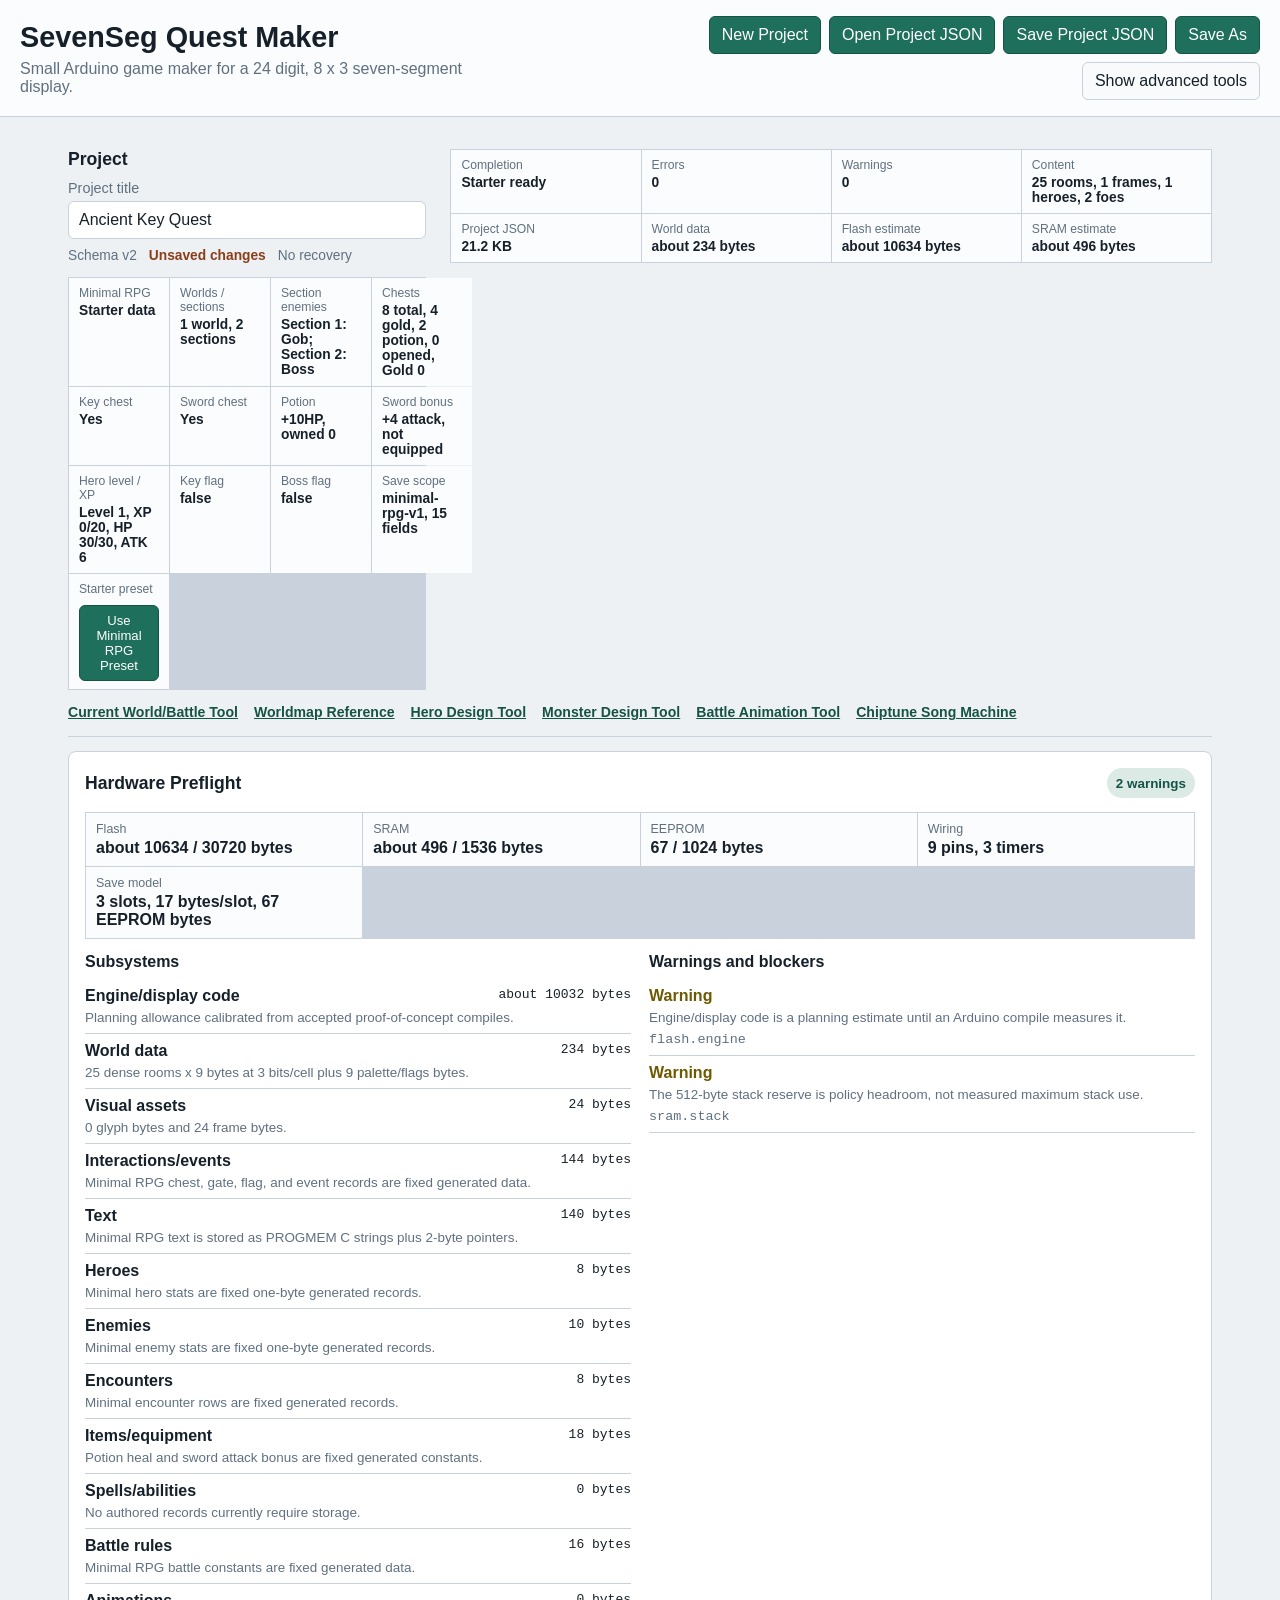
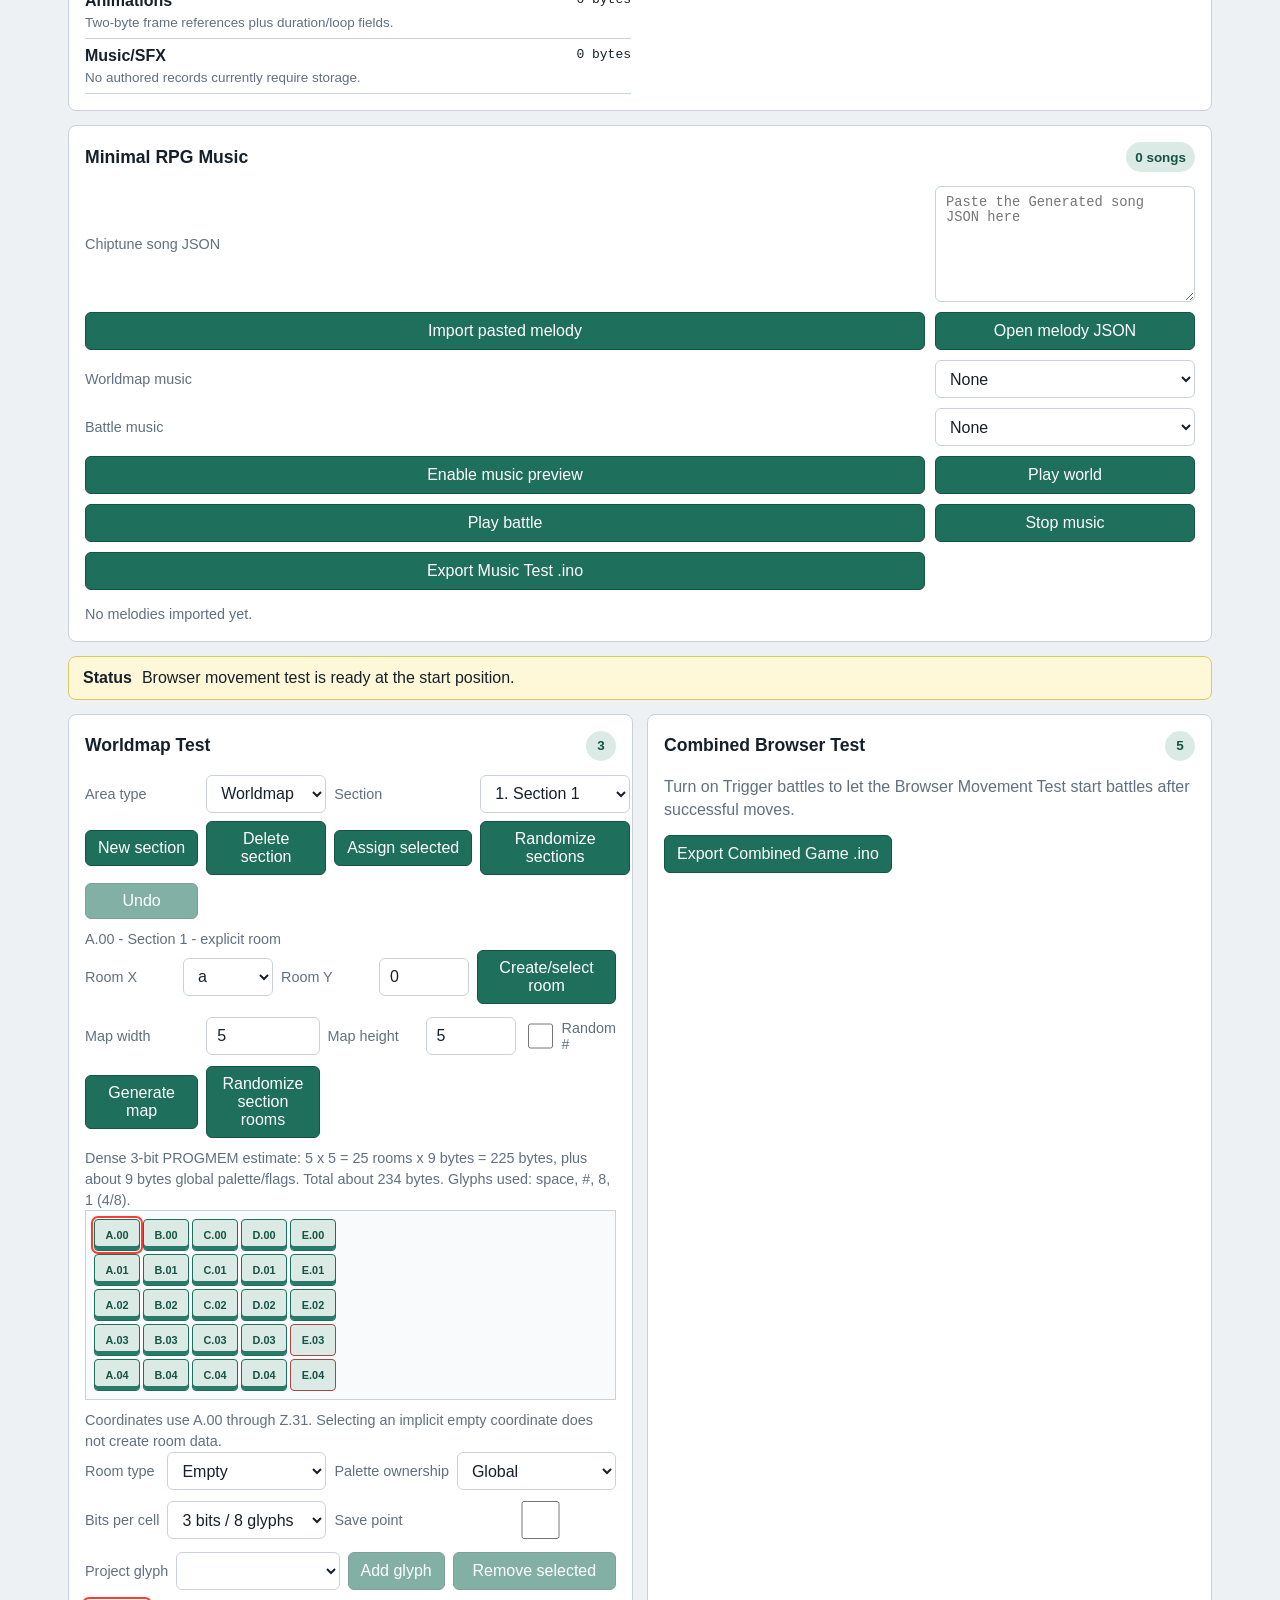
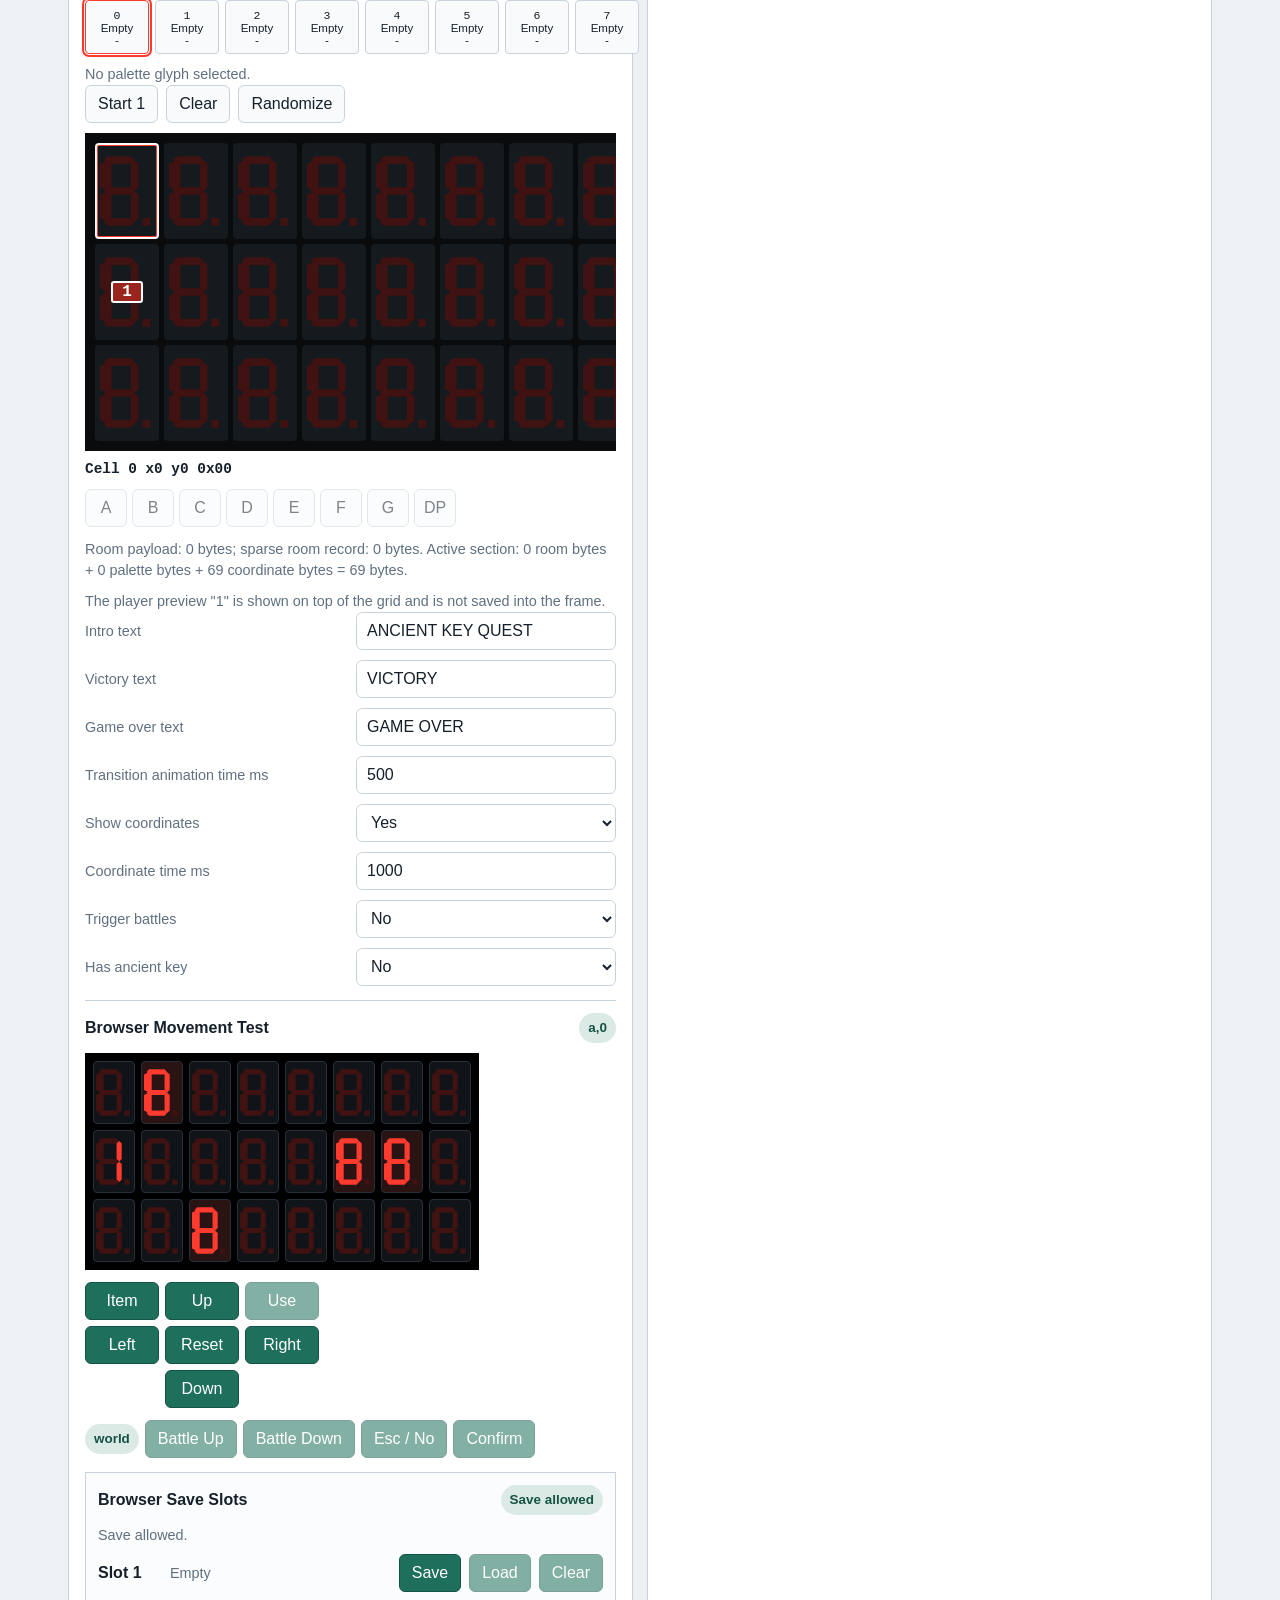
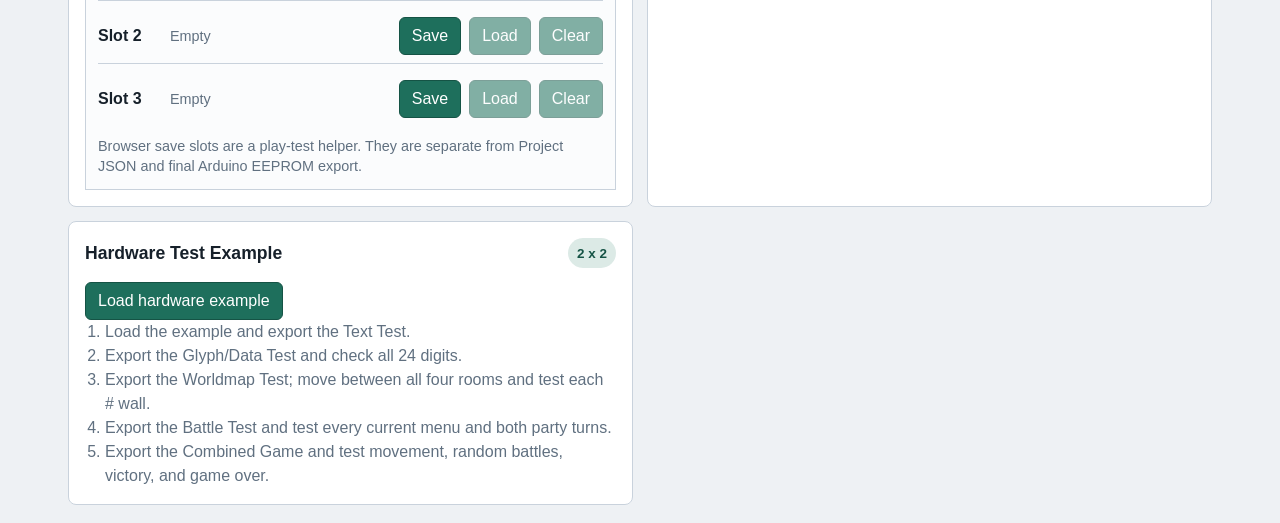
<file: index.html>
<!DOCTYPE html>
<html lang="en">
<head>
  <meta charset="utf-8">
  <meta name="viewport" content="width=device-width, initial-scale=1">
  <title>SevenSeg Quest Maker</title>
  <link rel="stylesheet" href="style.css">
</head>
<body class="advancedToolsHidden">
  <header class="appHeader">
    <div class="brandBlock">
      <h1>SevenSeg Quest Maker</h1>
      <p>Small Arduino game maker for a 24 digit, 8 x 3 seven-segment display.</p>
    </div>
    <div class="projectCommands" aria-label="Project commands">
      <button id="newProjectButton" type="button">New Project</button>
      <button id="loadJsonButton" type="button">Open Project JSON</button>
      <button id="saveJsonButton" type="button">Save Project JSON</button>
      <button id="saveAsJsonButton" type="button">Save As</button>
      <button id="advancedToolsButton" type="button" class="secondaryButton" aria-expanded="false">Show advanced tools</button>
      <input id="loadJsonInput" type="file" accept="application/json,.json" hidden>
    </div>
  </header>

  <main class="appShell">
    <section class="hubBand" aria-labelledby="projectHubTitle">
      <div class="projectIdentity">
        <h2 id="projectHubTitle">Project</h2>
        <label for="projectTitleInput">Project title</label>
        <input id="projectTitleInput" type="text" maxlength="100" value="Small Quest">
        <div class="projectState" aria-live="polite">
          <span id="schemaVersionLabel">Schema v2</span>
          <strong id="dirtyStateLabel">Unsaved changes</strong>
          <span id="recoveryStateLabel">Recovery checking...</span>
        </div>
      </div>
      <div class="projectSummary" aria-label="Project summary">
        <div><span>Completion</span><strong id="completionState">Checking...</strong></div>
        <div><span>Errors</span><strong id="errorCount">0</strong></div>
        <div><span>Warnings</span><strong id="warningCount">0</strong></div>
        <div><span>Content</span><strong id="contentSummary">-</strong></div>
        <div><span>Project JSON</span><strong id="jsonSizeSummary">-</strong></div>
        <div><span>World data</span><strong id="worldDataSummary">-</strong></div>
        <div><span>Flash estimate</span><strong id="flashEstimateSummary">Checking...</strong></div>
        <div><span>SRAM estimate</span><strong id="sramEstimateSummary">Checking...</strong></div>
      </div>
      <div class="projectSummary" aria-label="Minimal RPG summary">
        <div><span>Minimal RPG</span><strong>Starter data</strong></div>
        <div><span>Worlds / sections</span><strong id="minimalWorldSummary">-</strong></div>
        <div><span>Section enemies</span><strong id="minimalEnemySummary">-</strong></div>
        <div><span>Chests</span><strong id="minimalChestSummary">-</strong></div>
        <div><span>Key chest</span><strong id="minimalKeyChestSummary">-</strong></div>
        <div><span>Sword chest</span><strong id="minimalSwordChestSummary">-</strong></div>
        <div><span>Potion</span><strong id="minimalPotionSummary">-</strong></div>
        <div><span>Sword bonus</span><strong id="minimalSwordBonusSummary">-</strong></div>
        <div><span>Hero level / XP</span><strong id="minimalHeroProgressSummary">-</strong></div>
        <div><span>Key flag</span><strong id="minimalKeyFlagSummary">-</strong></div>
        <div><span>Boss flag</span><strong id="minimalBossFlagSummary">-</strong></div>
        <div><span>Save scope</span><strong id="minimalSaveScopeSummary">-</strong></div>
        <div class="presetSummaryAction">
          <span>Starter preset</span>
          <button id="minimalRpgPresetButton" type="button">Use Minimal RPG Preset</button>
        </div>
      </div>
      <nav class="toolLinks" aria-label="Project tools">
        <a href="#worldmapTitle">Current World/Battle Tool</a>
        <a href="References/Original_Tools/018-World-map-drawing.html" target="_blank" rel="noopener" data-specialist-link>Worldmap Reference</a>
        <a href="References/Original_Tools/030_Hero_design_tool.html" target="_blank" rel="noopener" data-specialist-link>Hero Design Tool</a>
        <a href="References/Original_Tools/020_monster_design%20tool.html" target="_blank" rel="noopener" data-specialist-link>Monster Design Tool</a>
        <a href="References/Original_Tools/battle_animation_tool.html" target="_blank" rel="noopener" data-specialist-link>Battle Animation Tool</a>
        <a href="References/Music/8-bit%20JRPG%20Chiptune%20Song%20Machine.html" target="_blank" rel="noopener" data-specialist-link>Chiptune Song Machine</a>
      </nav>
    </section>

    <section class="panel preflightPanel" aria-labelledby="preflightTitle">
      <div class="panelHeader">
        <h2 id="preflightTitle">Hardware Preflight</h2>
        <span id="preflightState" class="chipLabel">checking</span>
      </div>
      <div class="preflightSummary" aria-label="Hardware resource summary">
        <div><span>Flash</span><strong id="preflightFlash">-</strong></div>
        <div><span>SRAM</span><strong id="preflightSram">-</strong></div>
        <div><span>EEPROM</span><strong id="preflightEeprom">-</strong></div>
        <div><span>Wiring</span><strong id="preflightWiring">-</strong></div>
        <div><span>Save model</span><strong id="preflightSaveModel">-</strong></div>
      </div>
      <div class="preflightColumns">
        <section>
          <h3>Subsystems</h3>
          <div id="preflightCategories" class="preflightCategories"></div>
        </section>
        <section>
          <h3>Warnings and blockers</h3>
          <div id="preflightMessages" class="preflightMessages"></div>
        </section>
      </div>
    </section>

    <section class="panel musicPanel" aria-labelledby="musicAssignTitle">
      <div class="panelHeader">
        <h2 id="musicAssignTitle">Minimal RPG Music</h2>
        <span id="musicAssignState" class="chipLabel">0 songs</span>
      </div>
      <div class="settingsGrid musicAssignGrid">
        <label for="musicJsonInput">Chiptune song JSON</label>
        <textarea id="musicJsonInput" class="musicJsonInput" rows="5" placeholder="Paste the Generated song JSON here"></textarea>
        <input id="openMusicJsonInput" type="file" accept="application/json,.json,.txt" hidden>
        <button id="importMusicJsonButton" type="button">Import pasted melody</button>
        <button id="openMusicJsonButton" type="button">Open melody JSON</button>
        <label for="worldMusicSelect">Worldmap music</label>
        <select id="worldMusicSelect"></select>
        <label for="battleMusicSelect">Battle music</label>
        <select id="battleMusicSelect"></select>
        <button id="enableMusicButton" type="button">Enable music preview</button>
        <button id="playWorldMusicButton" type="button">Play world</button>
        <button id="playBattleMusicButton" type="button">Play battle</button>
        <button id="stopMusicButton" type="button">Stop music</button>
        <button id="exportMusicHardwareTestButton" type="button">Export Music Test .ino</button>
      </div>
      <p id="musicAssignSummary" class="smallNote">No melodies imported yet.</p>
    </section>

    <section class="panel previewPanel advancedOnly" aria-labelledby="previewTitle">
      <div class="panelHeader">
        <h2 id="previewTitle">Shared Segment Editor</h2>
        <span class="chipLabel">8 x 3</span>
      </div>
      <div id="displayPreview"></div>
      <p class="smallNote">Select a cell, then click its segments or use the A-G and DP controls. Cell order: index = y * 8 + x.</p>
    </section>

    <section class="panel glyphPanel advancedOnly" aria-labelledby="glyphEditorTitle">
      <div class="panelHeader">
        <h2 id="glyphEditorTitle">Glyph Library</h2>
        <span class="chipLabel">schema v2</span>
      </div>
      <div class="globalTextGlyphPanel" aria-label="Global text glyph editor">
        <div class="settingsGrid">
          <label for="glyphLibraryModeSelect">Glyph library mode</label>
          <select id="glyphLibraryModeSelect">
            <option value="projectGlyphs">Project glyphs</option>
            <option value="globalTextGlyph">Edit Global Text Glyph</option>
          </select>
          <label for="globalTextGlyphSelect">Text letter</label>
          <select id="globalTextGlyphSelect"></select>
          <button id="saveGlobalTextGlyphButton" type="button">Save glyph</button>
        </div>
        <div id="globalTextGlyphEditor" class="globalTextGlyphEditor"></div>
        <p id="globalTextGlyphStatus" class="smallNote">Global text glyphs affect battle text and generated Arduino text.</p>
      </div>
      <div id="glyphEditor"></div>
    </section>

    <section class="panel framePanel advancedOnly" aria-labelledby="frameEditorTitle">
      <div class="panelHeader">
        <h2 id="frameEditorTitle">Frame Library</h2>
        <span class="chipLabel">24 cells</span>
      </div>
      <div id="frameEditor"></div>
    </section>

    <section class="panel animationPanel advancedOnly" aria-labelledby="animationEditorTitle">
      <div class="panelHeader">
        <h2 id="animationEditorTitle">Animation Library</h2>
        <span class="chipLabel">frame order</span>
      </div>
      <div id="animationEditor"></div>
    </section>

    <section class="panel visualImportPanel advancedOnly" aria-labelledby="visualImportTitle">
      <div class="panelHeader">
        <h2 id="visualImportTitle">Import From 018</h2>
        <span class="chipLabel">preview first</span>
      </div>
      <div id="visualImport018"></div>
    </section>

    <section class="statusPanel" aria-live="polite">
      <strong>Status</strong>
      <span id="statusMessage">Ready for Prompt 10 battle test check.</span>
    </section>

    <div class="milestoneGrid">
      <section class="panel advancedOnly" aria-labelledby="textTestTitle">
        <div class="panelHeader">
          <h2 id="textTestTitle">Text Display Test</h2>
          <span class="stepLabel">1</span>
        </div>
        <label for="textTestInput">Text for display</label>
        <input id="textTestInput" type="text" value="HELLO">
        <button id="exportTextTestButton" type="button">Export Text Test .ino</button>
      </section>

      <section class="panel advancedOnly" aria-labelledby="glyphTestTitle">
        <div class="panelHeader">
          <h2 id="glyphTestTitle">Glyph/Data Test</h2>
          <span class="stepLabel">2</span>
        </div>
        <p class="panelText">Placeholder for testing numbers, letters, glyph table data, and bit-by-bit output.</p>
        <button id="exportGlyphTestButton" type="button">Export Glyph/Data Test .ino</button>
      </section>

      <section class="panel advancedOnly" aria-labelledby="worldDataModesTitle">
        <div class="panelHeader">
          <h2 id="worldDataModesTitle">World Data Modes Test</h2>
          <span class="stepLabel">2B</span>
        </div>
        <p class="panelText">Hardware check for 1, 2, 3, 4-bit palette rooms and raw segment-byte rooms.</p>
        <button id="exportWorldDataModesButton" type="button">Export World Data Modes Test .ino</button>
      </section>

      <section class="panel advancedOnly" aria-labelledby="gateChestTestTitle">
        <div class="panelHeader">
          <h2 id="gateChestTestTitle">Gate And Chest Test</h2>
          <span class="stepLabel">2C</span>
        </div>
        <p class="panelText">Hardware check for visible walls, locked gate, key, gold, sword, and potion state.</p>
        <button id="exportGateChestTestButton" type="button">Export Gate And Chest Test .ino</button>
      </section>

      <section class="panel advancedOnly" aria-labelledby="rewardLevelTestTitle">
        <div class="panelHeader">
          <h2 id="rewardLevelTestTitle">Reward And Level Test</h2>
          <span class="stepLabel">2D</span>
        </div>
        <p class="panelText">Hardware check for XP, level-up HP, sword attack bonus, and potion count.</p>
        <button id="exportRewardLevelTestButton" type="button">Export Reward And Level Test .ino</button>
      </section>

      <section class="panel advancedOnly" aria-labelledby="bossEndingTestTitle">
        <div class="panelHeader">
          <h2 id="bossEndingTestTitle">Boss Ending Test</h2>
          <span class="stepLabel">2E</span>
        </div>
        <p class="panelText">Hardware check for final boss defeat, boss flag, and ending text.</p>
        <button id="exportBossEndingTestButton" type="button">Export Boss Ending Test .ino</button>
      </section>

      <section class="panel" aria-labelledby="worldmapTitle">
        <div class="panelHeader">
          <h2 id="worldmapTitle">Worldmap Test</h2>
          <span class="stepLabel">3</span>
        </div>
        <div class="worldOverviewToolbar" aria-label="World and section controls">
          <label for="worldAreaTypeSelect">Area type</label>
          <select id="worldAreaTypeSelect">
            <option value="worldmap">Worldmap</option>
            <option value="town">Town</option>
            <option value="dungeon">Dungeon</option>
          </select>
          <label for="worldSectionSelect">Section</label>
          <select id="worldSectionSelect"></select>
          <button id="createSectionButton" type="button">New section</button>
          <button id="deleteSectionButton" type="button">Delete section</button>
          <button id="assignSelectedSectionButton" type="button">Assign selected</button>
          <button id="randomizeSectionsButton" type="button">Randomize sections</button>
          <button id="undoWorldButton" type="button">Undo</button>
        </div>
        <p id="worldSelectionSummary" class="smallNote">World overview</p>
        <div class="roomCreateRow">
          <label for="roomXSelect">Room X</label>
          <select id="roomXSelect"></select>
          <label for="roomYInput">Room Y</label>
          <input id="roomYInput" type="number" min="0" max="31" value="0">
          <button id="createRoomButton" type="button">Create/select room</button>
        </div>
        <div class="roomCreateRow">
          <label for="mapWidthInput">Map width</label>
          <input id="mapWidthInput" type="number" min="1" max="26" value="26">
          <label for="mapHeightInput">Map height</label>
          <input id="mapHeightInput" type="number" min="1" max="32" value="32">
          <label class="inlineCheck" for="mapRandomWallsInput">
            <input id="mapRandomWallsInput" type="checkbox">
            Random #
          </label>
          <button id="generateMapButton" type="button">Generate map</button>
          <button id="randomizeSectionRoomsButton" type="button">Randomize section rooms</button>
        </div>
        <p id="worldmapCompressionEstimate" class="smallNote">Dense 3-bit estimate: 1 room = 9 bytes plus global 8-glyph palette.</p>
        <div id="roomMapGrid" class="roomMapGrid" aria-label="Logical world coordinate overview"></div>
        <p class="smallNote">Coordinates use A.00 through Z.31. Selecting an implicit empty coordinate does not create room data.</p>
        <div class="worldRoomProperties">
          <label for="worldRoomTypeSelect">Room type</label>
          <select id="worldRoomTypeSelect">
            <option value="empty">Empty</option>
            <option value="normal">Normal</option>
            <option value="special">Special</option>
            <option value="raw">Raw</option>
          </select>
          <label for="worldPaletteModeSelect">Palette ownership</label>
          <select id="worldPaletteModeSelect">
            <option value="global">Global</option>
            <option value="section">Section</option>
          </select>
          <label for="worldPaletteBitsSelect">Bits per cell</label>
          <select id="worldPaletteBitsSelect">
            <option value="1">1 bit / 2 glyphs</option>
            <option value="2">2 bits / 4 glyphs</option>
            <option value="3">3 bits / 8 glyphs</option>
            <option value="4">4 bits / 16 glyphs</option>
          </select>
          <label for="worldRoomSavePointInput">Save point</label>
          <input id="worldRoomSavePointInput" type="checkbox">
        </div>
        <div class="worldPaletteToolbar">
          <label for="worldGlyphSelect">Project glyph</label>
          <select id="worldGlyphSelect"></select>
          <button id="addWorldPaletteGlyphButton" type="button">Add glyph</button>
          <button id="removeWorldPaletteGlyphButton" type="button">Remove selected</button>
        </div>
        <div id="worldPaletteSlots" class="worldPaletteSlots" aria-label="Active room palette"></div>
        <p id="worldGlyphBehavior" class="smallNote">No palette glyph selected.</p>
        <div class="editorToolbar" aria-label="Frame editor tools">
          <button type="button" class="toolButton" data-editor-tool="start">Start 1</button>
          <button id="clearWorldRoomButton" type="button" class="toolButton">Clear</button>
          <button id="randomizeWorldRoomButton" type="button" class="toolButton">Randomize</button>
        </div>
        <div id="worldRoomDisplayEditor" class="worldRoomDisplayEditor"></div>
        <p id="worldRoomStorageEstimate" class="smallNote">Active room storage: 0 bytes.</p>
        <p class="smallNote">The player preview "1" is shown on top of the grid and is not saved into the frame.</p>
        <div class="settingsGrid">
          <label for="introTextInput">Intro text</label>
          <input id="introTextInput" type="text" maxlength="24" value="SMALL QUEST">
          <label for="victoryTextInput">Victory text</label>
          <input id="victoryTextInput" type="text" maxlength="24" value="VICTORY">
          <label for="gameOverTextInput">Game over text</label>
          <input id="gameOverTextInput" type="text" maxlength="24" value="GAME OVER">
          <label for="transitionAnimationMsInput">Transition animation time ms</label>
          <input id="transitionAnimationMsInput" type="number" min="0" max="2000" value="500">
          <label for="showCoordinatesSelect">Show coordinates</label>
          <select id="showCoordinatesSelect">
            <option value="yes" selected>Yes</option>
            <option value="no">No</option>
          </select>
          <label for="coordinateTimeMsInput">Coordinate time ms</label>
          <input id="coordinateTimeMsInput" type="number" min="1" max="2000" value="1000">
          <label for="triggerBattlesSelect">Trigger battles</label>
          <select id="triggerBattlesSelect">
            <option value="yes">Yes</option>
            <option value="no" selected>No</option>
          </select>
          <label for="hasAncientKeySelect">Has ancient key</label>
          <select id="hasAncientKeySelect">
            <option value="yes">Yes</option>
            <option value="no" selected>No</option>
          </select>
        </div>
        <div class="emulatorBlock">
          <div class="panelHeader compactHeader">
            <h3>Browser Movement Test</h3>
            <span id="emulatorRoomLabel" class="chipLabel">a,0</span>
          </div>
          <div id="emulatorGrid" class="emulatorGrid" aria-label="8 by 3 movement emulator"></div>
          <div class="emulatorControls" aria-label="Movement controls">
            <button id="openItemMenuButton" type="button">Item</button>
            <button id="moveUpButton" type="button">Up</button>
            <button id="usePotionButton" type="button">Use</button>
            <button id="moveLeftButton" type="button">Left</button>
            <button id="resetEmulatorButton" type="button">Reset</button>
            <button id="moveRightButton" type="button">Right</button>
            <span></span>
            <button id="moveDownButton" type="button">Down</button>
            <span></span>
          </div>
          <div class="browserBattleControls" aria-label="Battle controls for browser movement test">
            <span id="browserBattlePhaseLabel" class="chipLabel">world</span>
            <button id="browserBattleUpButton" type="button">Battle Up</button>
            <button id="browserBattleDownButton" type="button">Battle Down</button>
            <button id="browserBattleBackButton" type="button">Esc / No</button>
            <button id="browserBattleConfirmButton" type="button">Confirm</button>
          </div>
        </div>
        <div class="saveSlotsPanel" aria-labelledby="saveSlotsTitle">
          <div class="panelHeader compactHeader">
            <h3 id="saveSlotsTitle">Browser Save Slots</h3>
            <span id="saveSlotsStateLabel" class="chipLabel">3 slots</span>
          </div>
          <p id="saveSlotsHint" class="smallNote">Save allowed.</p>
          <div class="saveSlotList">
            <div class="saveSlotRow">
              <strong>Slot 1</strong>
              <span id="saveSlot1Label" class="saveSlotLabel">Empty</span>
              <button id="saveSlot1Button" type="button">Save</button>
              <button id="loadSlot1Button" type="button">Load</button>
              <button id="clearSlot1Button" type="button">Clear</button>
            </div>
            <div class="saveSlotRow">
              <strong>Slot 2</strong>
              <span id="saveSlot2Label" class="saveSlotLabel">Empty</span>
              <button id="saveSlot2Button" type="button">Save</button>
              <button id="loadSlot2Button" type="button">Load</button>
              <button id="clearSlot2Button" type="button">Clear</button>
            </div>
            <div class="saveSlotRow">
              <strong>Slot 3</strong>
              <span id="saveSlot3Label" class="saveSlotLabel">Empty</span>
              <button id="saveSlot3Button" type="button">Save</button>
              <button id="loadSlot3Button" type="button">Load</button>
              <button id="clearSlot3Button" type="button">Clear</button>
            </div>
          </div>
          <p class="smallNote">Browser save slots are a play-test helper. They are separate from Project JSON and final Arduino EEPROM export.</p>
        </div>
        <button id="exportWorldmapTestButton" type="button" class="advancedOnly">Export Worldmap Test .ino</button>
      </section>

      <section class="panel battlePanel advancedOnly" aria-labelledby="battleTitle">
        <div class="panelHeader">
          <h2 id="battleTitle">Battle Test</h2>
          <span class="stepLabel">4</span>
        </div>
        <div class="settingsGrid">
          <label for="battleCalculationMethodSelect">Battle calculation</label>
          <select id="battleCalculationMethodSelect"></select>
          <label for="playerHpInput">Fallback hero HP</label>
          <input id="playerHpInput" type="number" min="1" max="99" value="99">
          <label for="beastHpInput">Fallback foe HP</label>
          <input id="beastHpInput" type="number" min="1" max="99" value="50">
        </div>
        <div class="manualStatsPanel" aria-label="Manual battle stats">
          <fieldset class="manualStatsGroup">
            <legend>Party member stats</legend>
            <div class="manualStatsGrid">
              <label for="partyNameInput">Name</label>
              <input id="partyNameInput" type="text" maxlength="8" value="YOU1">
              <label for="partyLevelInput">Level</label>
              <input id="partyLevelInput" type="number" min="1" max="99" value="1">
              <label for="partyHpStatInput">Max HP</label>
              <input id="partyHpStatInput" type="number" min="1" max="999" value="30">
              <label for="partyMpStatInput">Max MP</label>
              <input id="partyMpStatInput" type="number" min="0" max="999" value="10">
              <label for="partyStrInput">Attack power</label>
              <input id="partyStrInput" type="number" min="0" max="99" value="6">
              <label for="partyDexInput">DEX</label>
              <input id="partyDexInput" type="number" min="0" max="99" value="0">
              <label for="partyIntInput">Magic power</label>
              <input id="partyIntInput" type="number" min="0" max="99" value="5">
              <label for="partyWisInput">WIS</label>
              <input id="partyWisInput" type="number" min="0" max="99" value="4">
              <label for="partyConInput">CON</label>
              <input id="partyConInput" type="number" min="0" max="99" value="0">
              <label for="partyArmorInput">Defense</label>
              <input id="partyArmorInput" type="number" min="0" max="99" value="5">
              <label for="partyMagicArmorInput">Magic defense</label>
              <input id="partyMagicArmorInput" type="number" min="0" max="99" value="4">
              <label for="partySpeedInput">Speed</label>
              <input id="partySpeedInput" type="number" min="1" max="99" value="10">
              <label for="partyCritInput">Critical %</label>
              <input id="partyCritInput" type="number" min="0" max="75" value="5">
              <label for="partyDodgeInput">Evasion %</label>
              <input id="partyDodgeInput" type="number" min="0" max="60" value="3">
              <label for="partyHitRateInput">Accuracy %</label>
              <input id="partyHitRateInput" type="number" min="5" max="95" value="75">
              <label for="partyHealInput">Heal power</label>
              <input id="partyHealInput" type="number" min="1" max="999" value="8">
            </div>
          </fieldset>
          <fieldset class="manualStatsGroup">
            <legend>Enemy stats</legend>
            <div class="manualStatsGrid">
              <label for="enemyNameInput">Name</label>
              <input id="enemyNameInput" type="text" maxlength="8" value="FOE1">
              <label for="enemyLevelInput">Level</label>
              <input id="enemyLevelInput" type="number" min="1" max="99" value="1">
              <label for="enemyHpStatInput">Max HP</label>
              <input id="enemyHpStatInput" type="number" min="1" max="999" value="10">
              <label for="enemyMpStatInput">Max MP</label>
              <input id="enemyMpStatInput" type="number" min="0" max="999" value="0">
              <label for="enemyStrInput">Attack power</label>
              <input id="enemyStrInput" type="number" min="0" max="99" value="4">
              <label for="enemyDexInput">DEX</label>
              <input id="enemyDexInput" type="number" min="0" max="99" value="0">
              <label for="enemyIntInput">Magic power</label>
              <input id="enemyIntInput" type="number" min="0" max="99" value="0">
              <label for="enemyWisInput">WIS</label>
              <input id="enemyWisInput" type="number" min="0" max="99" value="0">
              <label for="enemyConInput">CON</label>
              <input id="enemyConInput" type="number" min="0" max="99" value="0">
              <label for="enemyArmorInput">Defense</label>
              <input id="enemyArmorInput" type="number" min="0" max="99" value="2">
              <label for="enemyMagicArmorInput">Magic defense</label>
              <input id="enemyMagicArmorInput" type="number" min="0" max="99" value="0">
              <label for="enemySpeedInput">Speed</label>
              <input id="enemySpeedInput" type="number" min="1" max="99" value="5">
              <label for="enemyCritInput">Critical %</label>
              <input id="enemyCritInput" type="number" min="0" max="75" value="3">
              <label for="enemyDodgeInput">Evasion %</label>
              <input id="enemyDodgeInput" type="number" min="0" max="60" value="4">
              <label for="enemyHitRateInput">Accuracy %</label>
              <input id="enemyHitRateInput" type="number" min="5" max="95" value="70">
              <label for="enemyAttackPowerInput">Weapon power</label>
              <input id="enemyAttackPowerInput" type="number" min="0" max="99" value="0">
            </div>
          </fieldset>
        </div>
        <div class="jsonStatImportRow" aria-label="Open battle stat JSON files">
          <input id="openHeroJsonInput" type="file" accept="application/json,.json" hidden>
          <input id="openFoeJsonInput" type="file" accept="application/json,.json" hidden>
          <button id="openHeroJsonButton" type="button">Open Hero JSON</button>
          <button id="openFoeJsonButton" type="button">Open Foe JSON</button>
          <span id="battleJsonImportStatus" class="smallNote">Hero JSON must contain hero.identity and hero.stats. Foe JSON must contain monster.identity and monster.stats.</span>
        </div>
        <div class="battleBlock">
          <div class="panelHeader compactHeader">
            <h3>Standalone Battle</h3>
            <span id="battlePhaseLabel" class="chipLabel">menu</span>
          </div>
          <div id="battleGrid" class="battleGrid" aria-label="8 by 3 battle display"></div>
          <div class="battleStats">
            <span id="battlePlayerHp">You HP 99/99</span>
            <span id="battleBeastHp">Foe HP 50/50</span>
          </div>
          <div class="battleControls" aria-label="Battle controls">
            <button id="startBattleButton" type="button">Start Battle</button>
            <button id="hitButton" type="button">HIT</button>
            <button id="healButton" type="button">HEAL</button>
          </div>
          <div class="battleTargetControls" aria-label="Battle target controls">
            <button id="targetFoe1Button" type="button">FOE1</button>
            <button id="targetFoe2Button" type="button">FOE2</button>
            <button id="targetYou1Button" type="button">YOU1</button>
            <button id="targetYou2Button" type="button">YOU2</button>
            <button id="targetUpButton" type="button">Up</button>
            <button id="targetDownButton" type="button">Down</button>
            <button id="cancelBattleButton" type="button">Esc / No</button>
            <button id="confirmBattleButton" type="button">Confirm</button>
          </div>
          <p class="smallNote">Browser battle now prefers project hero and foe data. Fallback HP is only used if that data is missing.</p>
          <p class="smallNote">Battle target view uses rows 1 and 2 for icons. Row 3 shows the selected name.</p>
        </div>
        <button id="exportBattleTestButton" type="button">Export Battle Test .ino</button>
      </section>

      <section class="panel combinedPanel" aria-labelledby="combinedTitle">
        <div class="panelHeader">
          <h2 id="combinedTitle">Combined Browser Test</h2>
          <span class="stepLabel">5</span>
        </div>
        <p class="panelText">Turn on Trigger battles to let the Browser Movement Test start battles after successful moves.</p>
        <button id="exportCombinedButton" type="button">Export Combined Game .ino</button>
      </section>

      <section class="panel hardwarePanel advancedOnly" aria-labelledby="hardwareTitle">
        <div class="panelHeader">
          <h2 id="hardwareTitle">Hardware Notes</h2>
          <span class="chipLabel">saved</span>
        </div>
        <ul id="hardwareNotes" class="notesList"></ul>
      </section>
    </div>
  </main>

  <dialog id="projectDialog" class="projectDialog" aria-labelledby="projectDialogTitle">
    <form id="projectDialogForm" method="dialog">
      <h2 id="projectDialogTitle">Project action</h2>
      <p id="projectDialogMessage"></p>
      <label id="projectDialogInputLabel" for="projectDialogInput" hidden>Value</label>
      <input id="projectDialogInput" type="text" hidden>
      <div class="dialogActions">
        <button id="projectDialogCancelButton" type="button" class="secondaryButton">Cancel</button>
        <button id="projectDialogConfirmButton" type="submit">Confirm</button>
      </div>
    </form>
  </dialog>

  <script src="visualAssets.js"></script>
  <script src="displayEditor.js"></script>
  <script src="glyphEditor.js"></script>
  <script src="frameEditor.js"></script>
  <script src="animationEditor.js"></script>
  <script src="visualImport018.js"></script>
  <script src="projectModel.js"></script>
  <script src="worldCompression.js"></script>
  <script src="resourceEstimator.js"></script>
  <script src="preflight.js"></script>
  <script src="musicRuntime.js"></script>
  <script src="worldEditor.js"></script>
  <script src="emulator.js"></script>
  <script src="battle.js"></script>
  <script src="exportArduino.js"></script>
  <script src="projectStorage.js"></script>
  <script src="app.js"></script>
</body>
</html>
</file>
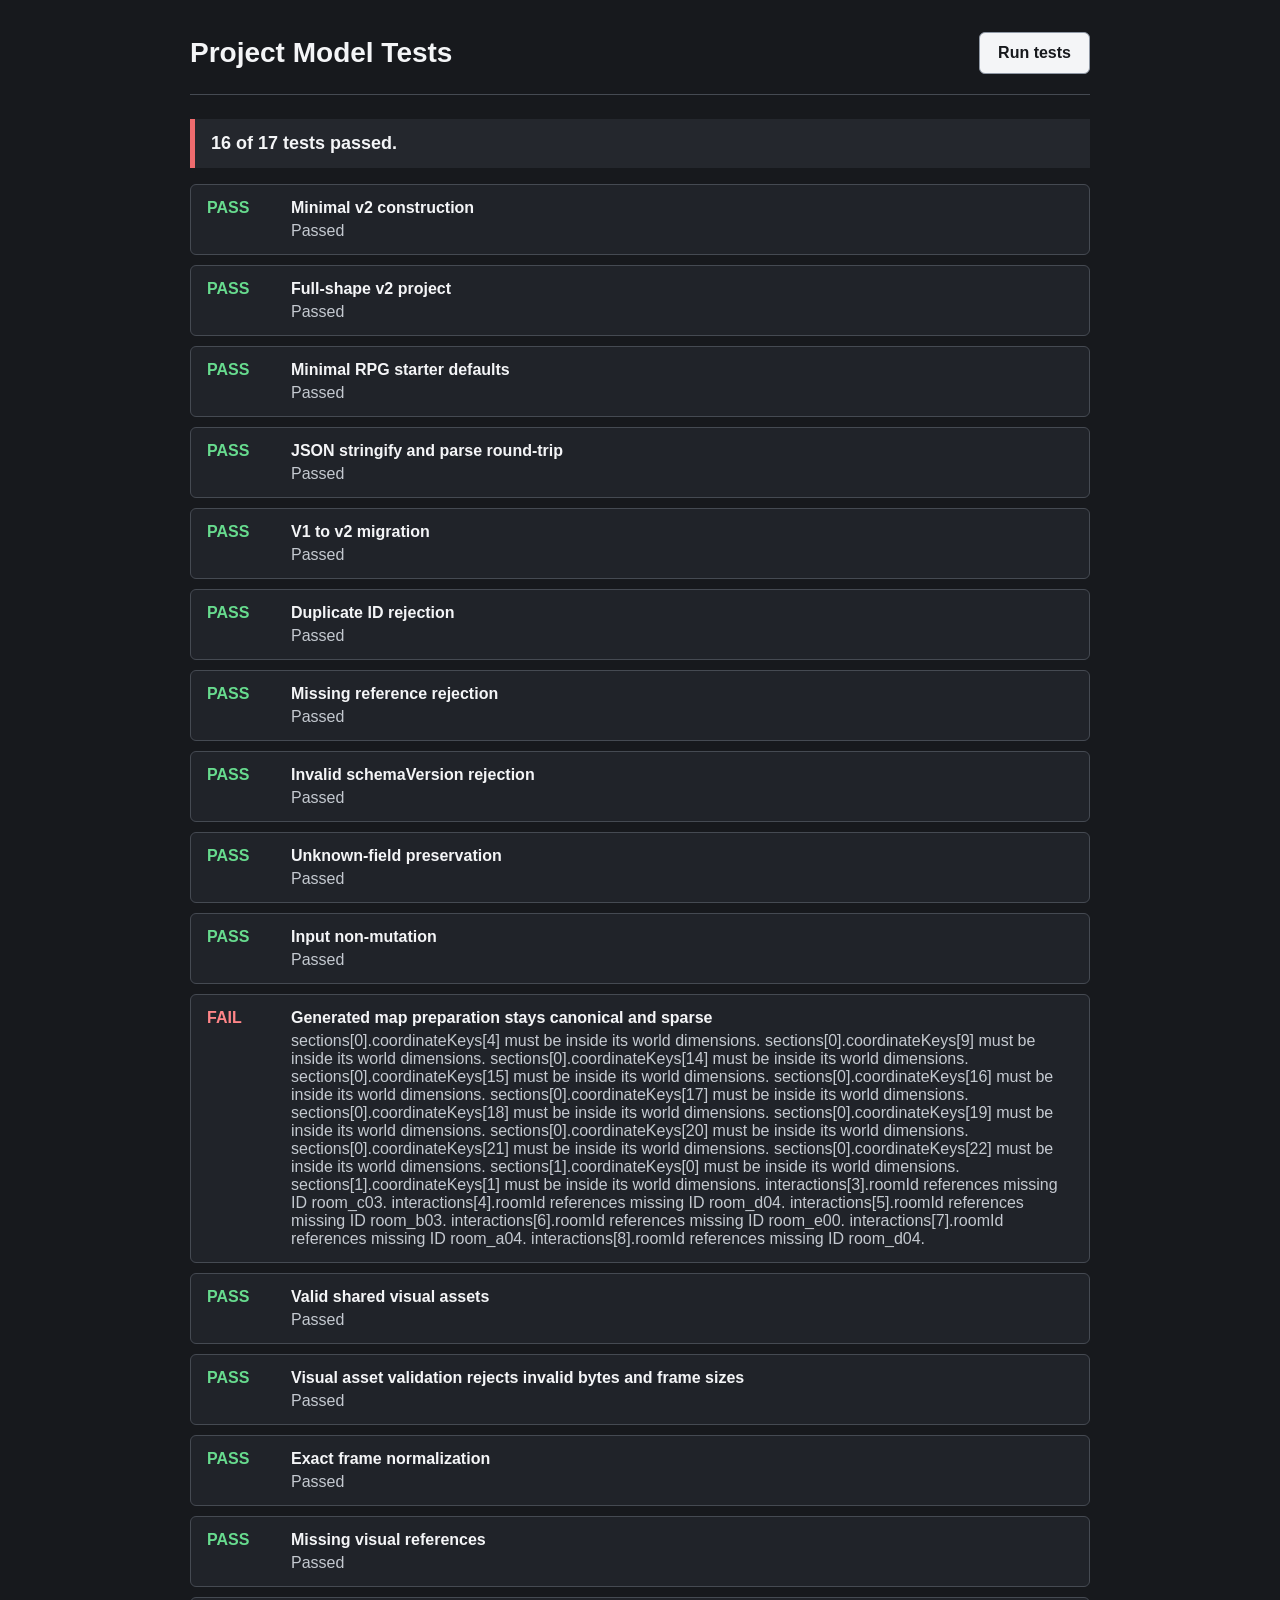
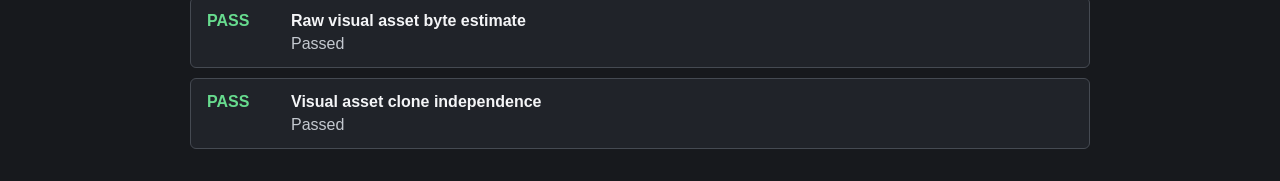
<file: projectModelTests.html>
<!doctype html>
<html lang="en">
<head>
  <meta charset="utf-8">
  <meta name="viewport" content="width=device-width, initial-scale=1">
  <title>SevenSeg Project Model Tests</title>
  <style>
    :root {
      color-scheme: dark;
      font-family: Arial, Helvetica, sans-serif;
      background: #17191d;
      color: #f4f5f7;
    }

    * {
      box-sizing: border-box;
    }

    body {
      margin: 0;
      min-height: 100vh;
      background: #17191d;
    }

    main {
      width: min(900px, calc(100% - 32px));
      margin: 32px auto;
    }

    header {
      display: flex;
      align-items: center;
      justify-content: space-between;
      gap: 16px;
      padding-bottom: 20px;
      border-bottom: 1px solid #454a52;
    }

    h1 {
      margin: 0;
      font-size: 28px;
      letter-spacing: 0;
    }

    button {
      min-height: 42px;
      padding: 0 18px;
      border: 1px solid #8f98a5;
      border-radius: 6px;
      background: #f4f5f7;
      color: #17191d;
      font: inherit;
      font-weight: 700;
      cursor: pointer;
    }

    button:hover {
      background: #dfe3e8;
    }

    #summary {
      margin: 24px 0 16px;
      padding: 14px 16px;
      border-left: 5px solid #8f98a5;
      background: #24272d;
      font-size: 18px;
      font-weight: 700;
    }

    #summary.pass {
      border-color: #54c97b;
    }

    #summary.fail {
      border-color: #ee6b6e;
    }

    #testResults {
      display: grid;
      gap: 10px;
      margin: 0;
      padding: 0;
      list-style: none;
    }

    .testResult {
      display: grid;
      grid-template-columns: 72px 1fr;
      gap: 12px;
      align-items: start;
      padding: 14px 16px;
      border: 1px solid #454a52;
      border-radius: 6px;
      background: #202329;
    }

    .testState {
      font-weight: 800;
    }

    .testResult.pass .testState {
      color: #67db8e;
    }

    .testResult.fail .testState {
      color: #ff8588;
    }

    .testName {
      font-weight: 700;
    }

    .testMessage {
      margin-top: 5px;
      color: #c4c9d0;
      overflow-wrap: anywhere;
    }

    @media (max-width: 560px) {
      header {
        align-items: stretch;
        flex-direction: column;
      }

      button {
        width: 100%;
      }

      .testResult {
        grid-template-columns: 1fr;
        gap: 5px;
      }
    }
  </style>
</head>
<body>
  <main>
    <header>
      <h1>Project Model Tests</h1>
      <button id="runTestsButton" type="button">Run tests</button>
    </header>
    <div id="summary" role="status" aria-live="polite">Waiting to run.</div>
    <ol id="testResults" aria-label="Test results"></ol>
  </main>

  <script src="visualAssets.js"></script>
  <script src="projectModel.js"></script>
  <script src="projectModelTests.js"></script>
</body>
</html>
</file>
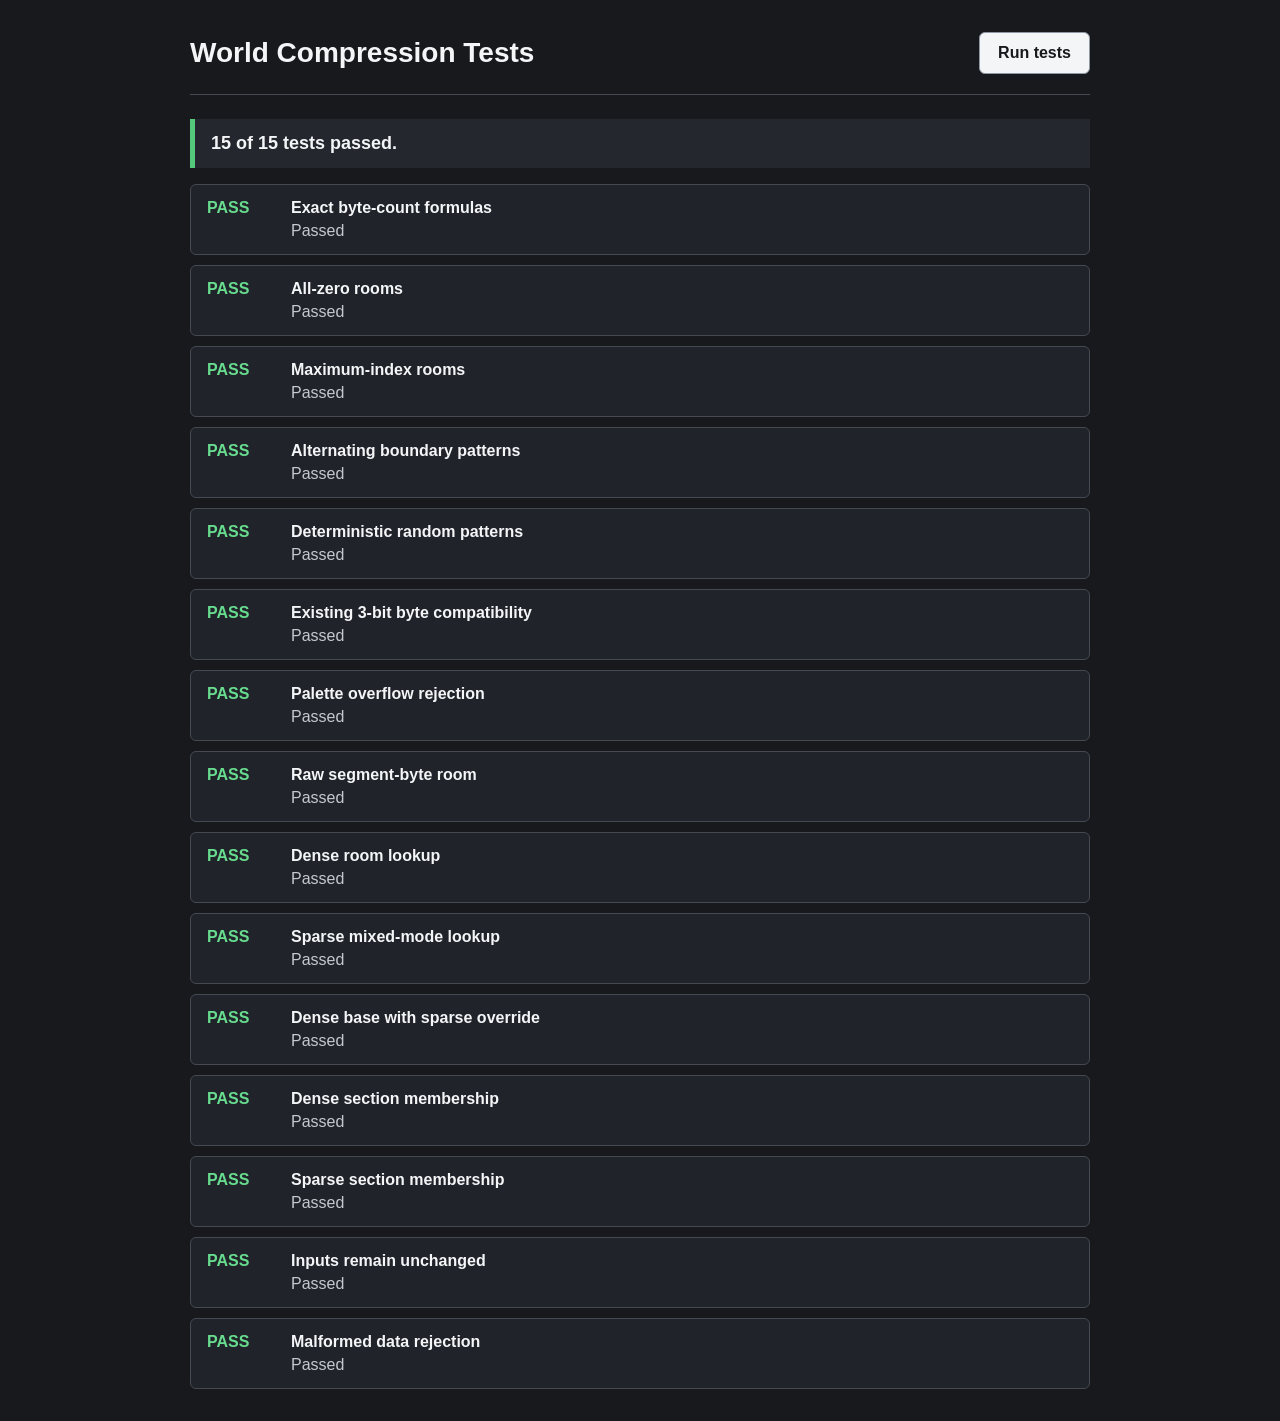
<file: worldCompressionTests.html>
<!doctype html>
<html lang="en">
<head>
  <meta charset="utf-8">
  <meta name="viewport" content="width=device-width, initial-scale=1">
  <title>SevenSeg World Compression Tests</title>
  <style>
    :root {
      color-scheme: dark;
      font-family: Arial, Helvetica, sans-serif;
      background: #17191d;
      color: #f4f5f7;
    }

    * {
      box-sizing: border-box;
    }

    body {
      margin: 0;
      min-height: 100vh;
      background: #17191d;
    }

    main {
      width: min(900px, calc(100% - 32px));
      margin: 32px auto;
    }

    header {
      display: flex;
      align-items: center;
      justify-content: space-between;
      gap: 16px;
      padding-bottom: 20px;
      border-bottom: 1px solid #454a52;
    }

    h1 {
      margin: 0;
      font-size: 28px;
      letter-spacing: 0;
    }

    button {
      min-height: 42px;
      padding: 0 18px;
      border: 1px solid #8f98a5;
      border-radius: 6px;
      background: #f4f5f7;
      color: #17191d;
      font: inherit;
      font-weight: 700;
      cursor: pointer;
    }

    button:hover {
      background: #dfe3e8;
    }

    #summary {
      margin: 24px 0 16px;
      padding: 14px 16px;
      border-left: 5px solid #8f98a5;
      background: #24272d;
      font-size: 18px;
      font-weight: 700;
    }

    #summary.pass {
      border-color: #54c97b;
    }

    #summary.fail {
      border-color: #ee6b6e;
    }

    #testResults {
      display: grid;
      gap: 10px;
      margin: 0;
      padding: 0;
      list-style: none;
    }

    .testResult {
      display: grid;
      grid-template-columns: 72px 1fr;
      gap: 12px;
      align-items: start;
      padding: 14px 16px;
      border: 1px solid #454a52;
      border-radius: 6px;
      background: #202329;
    }

    .testState,
    .testName {
      font-weight: 800;
    }

    .testResult.pass .testState {
      color: #67db8e;
    }

    .testResult.fail .testState {
      color: #ff8588;
    }

    .testMessage {
      margin-top: 5px;
      color: #c4c9d0;
      overflow-wrap: anywhere;
    }

    @media (max-width: 560px) {
      header {
        align-items: stretch;
        flex-direction: column;
      }

      button {
        width: 100%;
      }

      .testResult {
        grid-template-columns: 1fr;
        gap: 5px;
      }
    }
  </style>
</head>
<body>
  <main>
    <header>
      <h1>World Compression Tests</h1>
      <button id="runTestsButton" type="button">Run tests</button>
    </header>
    <div id="summary" role="status" aria-live="polite">Waiting to run.</div>
    <ol id="testResults" aria-label="Test results"></ol>
  </main>

  <script src="worldCompression.js"></script>
  <script src="worldCompressionTests.js"></script>
</body>
</html>
</file>
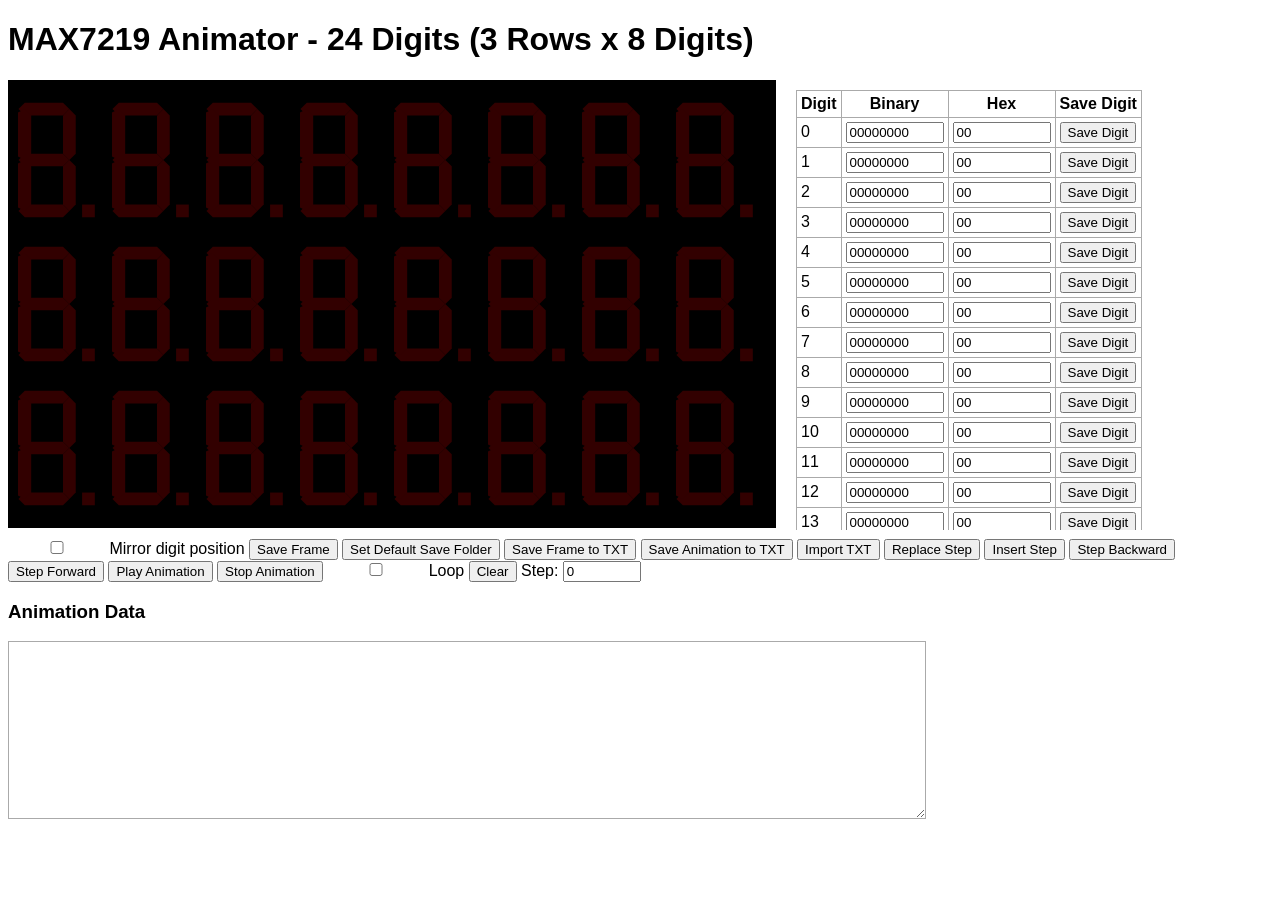
<file: References/Original_Tools/010 animation-tool.html>
<!DOCTYPE html>
<html>
<head>
<meta charset="utf-8">
<title>MAX7219 24-Digit Animator (3 x 8 Displays)</title>
<style>
body{font-family:Arial}

.layout{
    display:flex;
    align-items:flex-start;
    gap:20px;
}

.tableWrap{
    max-height:450px;
    overflow-y:auto;
}

#digitPane{background:black;padding:10px;display:grid;grid-template-columns:repeat(8,90px);gap:4px;width:max-content}
.off{fill:#320000}.on{fill:red}
table{border-collapse:collapse;margin-top:10px}
td,th{border:1px solid #aaa;padding:4px}
input{width:90px}
textarea{border:1px solid #aaa;padding:8px;min-height:160px;width:900px}
.controls{margin:8px 0}
</style>
</head>
<body>
<h1>MAX7219 Animator - 24 Digits (3 Rows x 8 Digits)</h1>

<div class="layout">

<div id="digitPane"></div>

<div class="tableWrap">
<table>
<tr><th>Digit</th><th>Binary</th><th>Hex</th><th>Save Digit</th></tr>
<tbody id="rows"></tbody>
</table>
</div>

</div>

<div class="controls">
<label><input type="checkbox" id="mirrorDigitPosition" onchange="refreshDisplay()"> Mirror digit position</label>
<button onclick="saveFrame()">Save Frame</button>
<button onclick="setDefaultSaveFolder()">Set Default Save Folder</button>
<button onclick="saveFrameToTXT()">Save Frame to TXT</button>
<button onclick="saveAnimationToTXT()">Save Animation to TXT</button>
<button onclick="openImportTXT()">Import TXT</button>
<input id="importTXTFile" type="file" accept=".txt,text/plain" style="display:none" onchange="importTXTFile(this.files[0]); this.value=''">
<button onclick="replaceStep()">Replace Step</button>
<button onclick="insertStep()">Insert Step</button>
<button onclick="stepBackward()">Step Backward</button>
<button onclick="stepForward()">Step Forward</button>
<button onclick="playAnim()">Play Animation</button>
<button onclick="stopAnim()">Stop Animation</button>
<label><input type="checkbox" id="loopAnim"> Loop</label>
<button onclick="clearDisplay()">Clear</button>
Step: <input id="stepIndex" type="number" value="0" min="0" style="width:70px">
<span id="saveFolderStatus"></span>
</div>

<h3>Animation Data</h3>
<textarea id="frames"></textarea>

<script>
const DIGITS=24;
const pane=document.getElementById('digitPane');
const rows=document.getElementById('rows');
let animation=[];
let currentFrameIndex=0;
let stopPlayback=false;
let defaultSaveFolder=null;
const SAVE_DB='max7219SaveFolder';
const SAVE_STORE='settings';
const SAVE_KEY='defaultFolder';

function digitSVG(idx){
return `<svg width="90" height="140" viewBox="2 -2 12 22" data-digit="${idx}">
<g class="digit${idx}">
<polygon data-seg="a" class="off" points="1,1 2,0 8,0 9,1 8,2 2,2"/>
<polygon data-seg="b" class="off" points="9,1 10,2 10,8 9,9 8,8 8,2"/>
<polygon data-seg="c" class="off" points="9,9 10,10 10,16 9,17 8,16 8,10"/>
<polygon data-seg="d" class="off" points="9,17 8,18 2,18 1,17 2,16 8,16"/>
<polygon data-seg="e" class="off" points="2,17 0,16 0,10 2,9 3,10 3,16"/>
<polygon data-seg="f" class="off" points="2,9 0,8 0,2 2,1 3,2 3,8"/>
<polygon data-seg="g" class="off" points="1,9 2,8 8,8 9,9 8,10 2,10"/>
<polygon data-seg="dp" class="off" points="11,16 13,16 13,18 11,18"/>
</g></svg>`;
}

for(let i=0;i<DIGITS;i++){
 pane.insertAdjacentHTML('beforeend',digitSVG(i));
 rows.insertAdjacentHTML('beforeend',
 `<tr><td>${i}</td>
 <td><input id="bin${i}" value="00000000" oninput="binChanged(${i})"></td>
 <td><input id="hex${i}" value="00" oninput="hexChanged(${i})"></td>
 <td><button onclick="saveDigitToTXT(${i})">Save Digit</button></td></tr>`);
}

function displayIndex(i){
 if(!document.getElementById('mirrorDigitPosition').checked) return i;
 const row=Math.floor(i/8);
 return row*8 + (7-(i%8));
}

pane.addEventListener('click',e=>{
 if(!e.target.dataset.seg) return;
 e.target.setAttribute('class',e.target.getAttribute('class')==='on'?'off':'on');
 syncFromDisplay();
});

function valueFromDigit(i){
 const svg=pane.children[displayIndex(i)];
 let v=0;
 const on=s=>svg.querySelector(`[data-seg="${s}"]`).getAttribute('class')==='on';
 if(on('g'))v|=1;if(on('f'))v|=2;if(on('e'))v|=4;if(on('d'))v|=8;
 if(on('c'))v|=16;if(on('b'))v|=32;if(on('a'))v|=64;if(on('dp'))v|=128;
 return v;
}

function setDigit(i,v){
 const map={g:0,f:1,e:2,d:3,c:4,b:5,a:6,dp:7};
 const svg=pane.children[displayIndex(i)];
 for(const [s,b] of Object.entries(map)){
   svg.querySelector(`[data-seg="${s}"]`).setAttribute('class',(v&(1<<b))?'on':'off');
 }
}

function syncFromDisplay(){
 for(let i=0;i<DIGITS;i++){
   let v=valueFromDigit(i);
   document.getElementById('hex'+i).value=v.toString(16).toUpperCase().padStart(2,'0');
   document.getElementById('bin'+i).value=v.toString(2).padStart(8,'0');
 }
}

function binChanged(i){
 let b=document.getElementById('bin'+i).value.replace(/[^01]/g,'').padStart(8,'0').slice(-8);
 let v=parseInt(b,2);
 document.getElementById('bin'+i).value=b;
 document.getElementById('hex'+i).value=v.toString(16).toUpperCase().padStart(2,'0');
 setDigit(i,v);
}

function hexChanged(i){
 let h=document.getElementById('hex'+i).value.replace(/[^0-9A-Fa-f]/g,'').padStart(2,'0').slice(-2);
 let v=parseInt(h,16);
 document.getElementById('hex'+i).value=h.toUpperCase();
 document.getElementById('bin'+i).value=v.toString(2).padStart(8,'0');
 setDigit(i,v);
}

function clearDisplay(){ for(let i=0;i<DIGITS;i++) setDigit(i,0); syncFromDisplay(); }
function currentFrame(){ let f=[]; for(let i=0;i<DIGITS;i++) f.push(valueFromDigit(i)); return f; }
function saveFrame(){ animation.push(currentFrame()); renderFrames(); }

function setSaveFolderStatus(text){
 document.getElementById('saveFolderStatus').textContent=text ? ' ' + text : '';
}

function openSaveDB(){
 return new Promise((resolve,reject)=>{
  const req=indexedDB.open(SAVE_DB,1);
  req.onupgradeneeded=()=>req.result.createObjectStore(SAVE_STORE);
  req.onsuccess=()=>resolve(req.result);
  req.onerror=()=>reject(req.error);
 });
}

async function saveFolderHandle(handle){
 const db=await openSaveDB();
 return new Promise((resolve,reject)=>{
  const tx=db.transaction(SAVE_STORE,'readwrite');
  tx.objectStore(SAVE_STORE).put(handle,SAVE_KEY);
  tx.oncomplete=()=>{ db.close(); resolve(); };
  tx.onerror=()=>{ db.close(); reject(tx.error); };
 });
}

async function loadFolderHandle(){
 const db=await openSaveDB();
 return new Promise((resolve,reject)=>{
  const tx=db.transaction(SAVE_STORE,'readonly');
  const req=tx.objectStore(SAVE_STORE).get(SAVE_KEY);
  req.onsuccess=()=>resolve(req.result || null);
  req.onerror=()=>reject(req.error);
  tx.oncomplete=()=>db.close();
 });
}

async function setDefaultSaveFolder(){
 if(!window.showDirectoryPicker){
  alert('Default save folder is not supported in this browser. Use Save As instead.');
  return;
 }
 try{
  defaultSaveFolder=await window.showDirectoryPicker({mode:'readwrite'});
  await saveFolderHandle(defaultSaveFolder);
  setSaveFolderStatus('Default save folder set');
 }catch(err){
  if(!err || err.name!=='AbortError') alert('Could not set default save folder.');
 }
}

async function getWritableDefaultFolder(){
 if(!defaultSaveFolder){
  try{ defaultSaveFolder=await loadFolderHandle(); }catch(err){ defaultSaveFolder=null; }
 }
 if(!defaultSaveFolder) return null;
 let permission=await defaultSaveFolder.queryPermission({mode:'readwrite'});
 if(permission!=='granted'){
  permission=await defaultSaveFolder.requestPermission({mode:'readwrite'});
 }
 return permission==='granted' ? defaultSaveFolder : null;
}

async function downloadTXT(filename, text){
 const folder=await getWritableDefaultFolder();
 if(folder){
  try{
   const fileHandle=await folder.getFileHandle(filename,{create:true});
   const writable=await fileHandle.createWritable();
   await writable.write(text);
   await writable.close();
   setSaveFolderStatus(`Saved to default folder: ${filename}`);
   return;
  }catch(err){
   setSaveFolderStatus('Default folder failed, using Save As');
  }
 }
 if(window.showSaveFilePicker){
  try{
   const handle=await window.showSaveFilePicker({
    suggestedName:filename,
    types:[{description:'Text file',accept:{'text/plain':['.txt']}}]
   });
   const writable=await handle.createWritable();
   await writable.write(text);
   await writable.close();
   return;
  }catch(err){
   if(err && err.name==='AbortError') return;
  }
 }
 const blob=new Blob([text],{type:'text/plain'});
 const url=URL.createObjectURL(blob);
 const a=document.createElement('a');
 a.href=url;
 a.download=filename;
 document.body.appendChild(a);
 a.click();
 a.remove();
 URL.revokeObjectURL(url);
}

function frameToTXT(frame, label){
 return `${label}\n` + frame.map((v,i)=>
   `Digit ${i}: ${v.toString(2).padStart(8,'0')}  0x${v.toString(16).toUpperCase().padStart(2,'0')}`
 ).join('\n');
}

function saveFrameToTXT(){
 const idx=document.getElementById('stepIndex').value || currentFrameIndex;
 downloadTXT(`frame_${idx}.txt`, frameToTXT(currentFrame(), `Frame ${idx}`));
}

function saveAnimationToTXT(){
 parseFrames();
 const frames=animation.length ? animation : [currentFrame()];
 const text=frames.map((f,n)=>frameToTXT(f, `Frame ${n}`)).join('\n\n');
 downloadTXT('animation.txt', text);
}

function saveDigitToTXT(i){
 const v=valueFromDigit(i);
 downloadTXT(`digit_${i}.txt`, v.toString(2).padStart(8,'0') + '\n');
}

function openImportTXT(){
 document.getElementById('importTXTFile').click();
}

function parseSavedTXTFrames(txt){
 const frames=[];
 let current=null;
 const lines=txt.split(/\r?\n/);
 for(const line of lines){
  const frameMatch=line.match(/^\s*Frame\s+(\d+)/i);
  if(frameMatch){
   if(current) frames.push(current);
   current=new Array(DIGITS).fill(0);
   continue;
  }
  const digitMatch=line.match(/Digit\s+(\d+)\s*:\s*([01]{8})(?:\s+0x[0-9A-Fa-f]{1,2})?/i);
  if(digitMatch){
   if(!current) current=new Array(DIGITS).fill(0);
   const digit=parseInt(digitMatch[1],10);
   if(digit>=0 && digit<DIGITS) current[digit]=parseInt(digitMatch[2],2);
  }
 }
 if(current) frames.push(current);
 return frames;
}

async function importTXTFile(file){
 if(!file) return;
 const txt=await file.text();
 const savedFrames=parseSavedTXTFrames(txt);
 if(savedFrames.length){
  animation=savedFrames;
  renderFrames();
  showFrame(0);
  setSaveFolderStatus(`Imported ${savedFrames.length} frame${savedFrames.length===1?'':'s'}`);
  return;
 }

 const trimmed=txt.trim();
 if(/^[01]{8}$/.test(trimmed)){
  let digitMatch=file.name.match(/digit[_ -]?(\d+)/i);
  let digit=digitMatch ? parseInt(digitMatch[1],10) : NaN;
  if(isNaN(digit) || digit<0 || digit>=DIGITS){
   const answer=prompt('Import this digit to which digit number? (0-23)','0');
   digit=parseInt(answer,10);
  }
  if(digit>=0 && digit<DIGITS){
   setDigit(digit,parseInt(trimmed,2));
   syncFromDisplay();
   setSaveFolderStatus(`Imported digit ${digit}`);
  }
  return;
 }

 document.getElementById('frames').value=txt;
 parseFrames();
 if(animation.length){
  renderFrames();
  showFrame(0);
  setSaveFolderStatus(`Imported ${animation.length} frame${animation.length===1?'':'s'}`);
 }else{
  alert('Could not find frame, animation, or digit data in this TXT file.');
 }
}

function renderFrames(){
 document.getElementById('frames').value=animation.map((f,n)=>
 `{ ${f.map(v=>'0x'+v.toString(16).padStart(2,'0')).join(', ')} }, // Frame ${n}`
 ).join('\n');
}

function parseFrames(){
 const txt=document.getElementById('frames').value;
 const matches=[...txt.matchAll(/\{([^}]*)\}/g)];
 animation=matches.map(m=>m[1].split(',').map(x=>parseInt(x.trim(),0)).filter(v=>!isNaN(v)).slice(0,DIGITS));
}

function showFrame(idx){
 parseFrames();
 if(animation.length===0) return;
 idx=Math.max(0,Math.min(idx,animation.length-1));
 currentFrameIndex=idx;
 document.getElementById('stepIndex').value=idx;
 for(let i=0;i<DIGITS;i++) setDigit(i, animation[idx][i]||0);
 syncFromDisplay();
}

function replaceStep(){
 parseFrames();
 let idx=parseInt(document.getElementById('stepIndex').value,10)||0;
 animation[idx]=currentFrame();
 renderFrames();
}

function insertStep(){
 parseFrames();
 let idx=parseInt(document.getElementById('stepIndex').value,10)||0;
 animation.splice(idx,0,currentFrame());
 renderFrames();
}

function stepForward(){ showFrame(currentFrameIndex+1); }
function stepBackward(){ showFrame(currentFrameIndex-1); }
function stopAnim(){ stopPlayback=true; }

async function playAnim(){
 parseFrames(); if(animation.length===0) return;
 stopPlayback=false;
 do{
  for(let f=0; f<animation.length; f++){
   if(stopPlayback) return;
   showFrame(f);
   await new Promise(r=>setTimeout(r,120));
  }
 }while(document.getElementById('loopAnim').checked && !stopPlayback);
}

function refreshDisplay(){
 for(let i=0;i<DIGITS;i++){
   let v=parseInt(document.getElementById('hex'+i).value||'0',16)||0;
   setDigit(i,v);
 }
}

async function initSaveFolder(){
 if(!window.showDirectoryPicker){
  setSaveFolderStatus('Default folder not supported');
  return;
 }
 try{
  defaultSaveFolder=await loadFolderHandle();
  if(defaultSaveFolder) setSaveFolderStatus('Default save folder remembered');
 }catch(err){
  defaultSaveFolder=null;
 }
}

syncFromDisplay();
initSaveFolder();
</script>
</body>
</html>
</file>
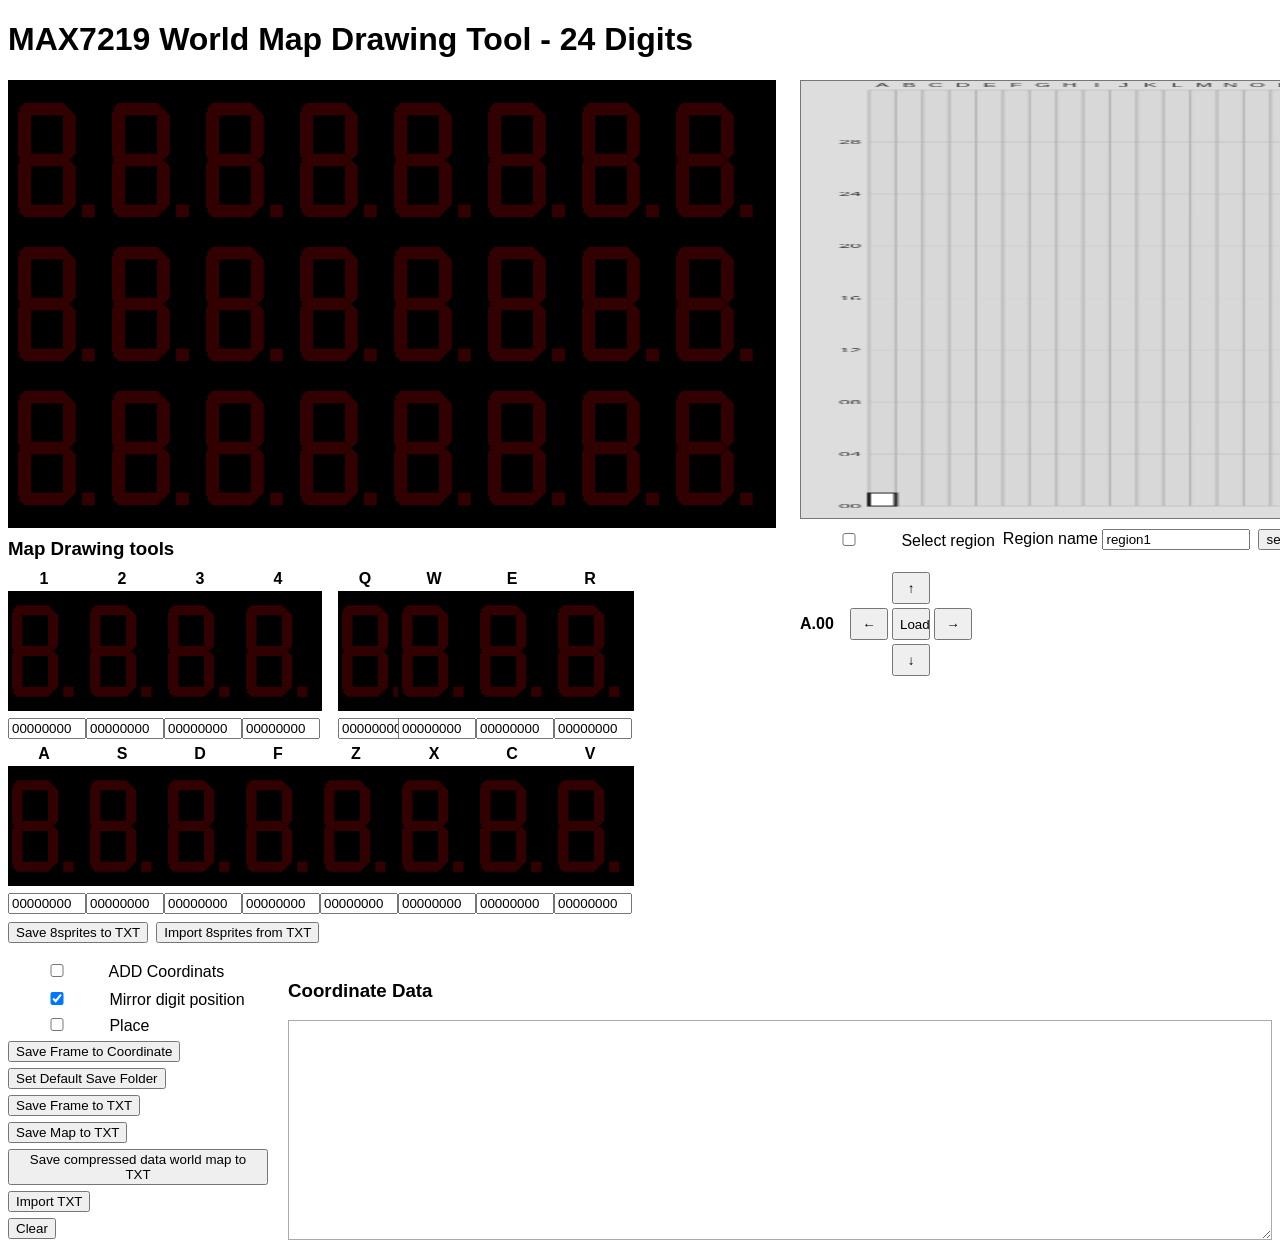
<file: References/Original_Tools/018-World-map-drawing.html>
﻿<!DOCTYPE html>
<html>
<head>
<meta charset="utf-8">
<title>MAX7219 24-Digit Animator (3 x 8 Displays)</title>
<style>
body{font-family:Arial}

.topLayout{
    display:grid;
    grid-template-columns:max-content max-content;
    align-items:start;
    gap:24px;
}
.displayPanel,.mapNavPanel{display:flex;flex-direction:column;gap:10px}
.spriteTools{display:grid;grid-template-columns:max-content max-content;gap:16px;align-items:start}
.toolsPanel,.coordPanel{display:flex;flex-direction:column;gap:8px}
.toolsPanel h3{margin:0 0 2px}
.bottomLayout{
    display:grid;
    grid-template-columns:260px minmax(420px,1fr);
    align-items:start;
    gap:20px;
    margin-top:18px;
}
.buttonPanel{display:flex;flex-direction:column;gap:8px}
.buttonPanel .controls{display:flex;flex-direction:column;align-items:flex-start;gap:6px;margin:0}

.tableWrap{
    max-height:240px;
    overflow-y:auto;
    display:none;
}

#digitPane{background:black;padding:10px;display:grid;grid-template-columns:repeat(8,90px);gap:4px;width:max-content}
#mapPane{display:grid;grid-template-columns:repeat(8,72px);gap:6px;width:max-content}
.mapCell{text-align:center}
.mapCell.spriteGap{margin-left:18px}
.mapCell svg{background:black;padding:4px;width:72px;height:112px}
.mapLabel{font-weight:bold;margin-bottom:3px}
.mapBin{width:70px;margin-top:3px}
#coordMap{border:1px solid #777;background:#ddd;display:block;width:780px;max-width:100%;aspect-ratio:39/21.875}
.coordTools{display:flex;align-items:center;gap:8px;flex-wrap:wrap;margin:8px 0}
.regionTools{display:flex;align-items:center;gap:8px;flex-wrap:wrap;margin:0 0 4px}
.regionTools input[type="text"]{width:140px}
.arrowPad{display:grid;grid-template-columns:repeat(3,38px);gap:4px}
.arrowPad button{height:32px}
.spriteFileTools{display:flex;gap:8px;flex-wrap:wrap;align-items:center}
.coordReadout{font-weight:bold;min-width:42px;display:inline-block}
.off{fill:#320000}.on{fill:red}
table{border-collapse:collapse;margin-top:10px}
td,th{border:1px solid #aaa;padding:4px}
input{width:90px}
textarea{border:1px solid #aaa;padding:8px;min-height:220px;width:100%;box-sizing:border-box}
.controls{margin:8px 0}
</style>
</head>
<body>
<h1>MAX7219 World Map Drawing Tool - 24 Digits</h1>

<div class="topLayout">

<div class="displayPanel">
<div id="digitPane"></div>

<div class="spriteTools">
<div class="tableWrap">
<table>
<tr><th>Digit</th><th>Binary</th><th>Hex</th><th>Save Digit</th></tr>
<tbody id="rows"></tbody>
</table>
</div>

<div class="toolsPanel">
<h3>Map Drawing tools</h3>
<div id="mapPane"></div>
<div class="spriteFileTools">
<button onclick="save8SpritesToTXT()">Save 8sprites to TXT</button>
<button onclick="openImport8SpritesTXT()">Import 8sprites from TXT</button>
<input id="import8SpritesTXTFile" type="file" accept=".txt,text/plain" style="display:none" onchange="import8SpritesTXTFile(this.files[0]); this.value=''">
</div>
</div>

</div>
</div>

<div class="mapNavPanel">
<canvas id="coordMap" width="390" height="875"></canvas>
<div class="regionTools">
<label><input type="checkbox" id="selectRegion" onchange="toggleRegionSelect()"> Select region</label>
<label>Region name <input id="regionName" type="text" value="region1" oninput="drawCoordinateMap(); renderFrames()"></label>
<button onclick="selectRegionSprites()">select 8sprites</button>
<button onclick="saveRegionCoordinates()">Save region coordinates</button>
</div>
<div class="coordTools">
<span class="coordReadout" id="coordReadout">A.00</span>
<div class="arrowPad">
<span></span><button onclick="moveCoordinate(0,1)">↑</button><span></span>
<button onclick="moveCoordinate(-1,0)">←</button><button onclick="loadCoordinate()">Load</button><button onclick="moveCoordinate(1,0)">→</button>
<span></span><button onclick="moveCoordinate(0,-1)">↓</button><span></span>
</div>
</div>
</div>

</div>

<div class="bottomLayout">
<div class="buttonPanel">
<label><input type="checkbox" id="addCoordinates" onchange="applyCoordinateDigits()"> ADD Coordinats</label>
<div class="controls">
<label><input type="checkbox" id="mirrorDigitPosition" onchange="refreshDisplay()" checked> Mirror digit position</label>
<label><input type="checkbox" id="placeMode"> Place</label>
<button onclick="saveFrame()">Save Frame to Coordinate</button>
<button onclick="setDefaultSaveFolder()">Set Default Save Folder</button>
<button onclick="saveFrameToTXT()">Save Frame to TXT</button>
<button onclick="saveAnimationToTXT()">Save Map to TXT</button>
<button onclick="saveCompressedWorldMapToTXT()">Save compressed data world map to TXT</button>
<button onclick="openImportTXT()">Import TXT</button>
<input id="importTXTFile" type="file" accept=".txt,text/plain" style="display:none" onchange="importTXTFile(this.files[0]); this.value=''">
<button onclick="clearDisplay()">Clear</button>
<span id="saveFolderStatus"></span>
</div>
</div>

<div>
<h3>Coordinate Data</h3>
<textarea id="frames"></textarea>
</div>
</div>

<script>
const DIGITS=24;
const COORD_ROWS=32;
const MAP_KEYS=['1','2','3','4','Q','W','E','R','A','S','D','F','Z','X','C','V'];
const EIGHT_SPRITE_KEYS=['1','2','3','4','Q','W','E','R'];
const pane=document.getElementById('digitPane');
const rows=document.getElementById('rows');
const mapPane=document.getElementById('mapPane');
const coordCanvas=document.getElementById('coordMap');
const coordCtx=coordCanvas.getContext('2d');
let mapData={};
let coordX=0;
let coordY=0;
let heldKey='';
let isPainting=false;
let lastPaintedSVG=null;
let regions={};
let currentRegionPoints=[];
let isDrawingRegion=false;
let defaultSaveFolder=null;
const SAVE_DB='max7219SaveFolder';
const SAVE_STORE='settings';
const SAVE_KEY='defaultFolder';
const SEG_FONT={
 '0':0b11111100,'1':0b01100000,'2':0b11011010,'3':0b11110010,'4':0b01100110,
 '5':0b10110110,'6':0b10111110,'7':0b11100000,'8':0b11111110,'9':0b11110110,
 'A':0b11101110,'B':0b00111110,'C':0b10011100,'D':0b01111010,'E':0b10011110,
 'F':0b10001110,'G':0b10111100,'H':0b01101110,'I':0b01100000,'J':0b01111000,
 'K':0b10101110,'L':0b00011100,'M':0b10101010,'N':0b00101010,'O':0b11111100,
 'P':0b11001110,'Q':0b11100110,'R':0b00001010,'S':0b10110110,'T':0b00011110,
 'U':0b01111100,'V':0b01000110,'W':0b01010110,'X':0b00101000,'Y':0b01110110,
 'Z':0b11011000
};

function digitSVG(idx){
return `<svg width="90" height="140" viewBox="2 -2 12 22" data-digit="${idx}">
<g class="digit${idx}">
<polygon data-seg="a" class="off" points="1,1 2,0 8,0 9,1 8,2 2,2"/>
<polygon data-seg="b" class="off" points="9,1 10,2 10,8 9,9 8,8 8,2"/>
<polygon data-seg="c" class="off" points="9,9 10,10 10,16 9,17 8,16 8,10"/>
<polygon data-seg="d" class="off" points="9,17 8,18 2,18 1,17 2,16 8,16"/>
<polygon data-seg="e" class="off" points="2,17 0,16 0,10 2,9 3,10 3,16"/>
<polygon data-seg="f" class="off" points="2,9 0,8 0,2 2,1 3,2 3,8"/>
<polygon data-seg="g" class="off" points="1,9 2,8 8,8 9,9 8,10 2,10"/>
<polygon data-seg="dp" class="off" points="11,16 13,16 13,18 11,18"/>
</g></svg>`;
}

for(let i=0;i<DIGITS;i++){
 pane.insertAdjacentHTML('beforeend',digitSVG(i));
 rows.insertAdjacentHTML('beforeend',
 `<tr><td>${i}</td>
 <td><input id="bin${i}" value="00000000" oninput="binChanged(${i})"></td>
 <td><input id="hex${i}" value="00" oninput="hexChanged(${i})"></td>
 <td><button onclick="saveDigitToTXT(${i})">Save Digit</button></td></tr>`);
}

for(let i=0;i<MAP_KEYS.length;i++){
 const key=MAP_KEYS[i];
 const gapClass=key==='Q' ? ' spriteGap' : '';
 mapPane.insertAdjacentHTML('beforeend',
 `<div class="mapCell${gapClass}">
 <div class="mapLabel">${key}</div>
 ${digitSVG('map'+key)}
 <input class="mapBin" id="mapBin${key}" value="00000000" oninput="mapBinChanged('${key}')">
 </div>`);
}

function displayIndex(i){
 if(!document.getElementById('mirrorDigitPosition').checked) return i;
 const row=Math.floor(i/8);
 return row*8 + (7-(i%8));
}

function valueFromSVG(svg){
 let v=0;
 const on=s=>svg.querySelector(`[data-seg="${s}"]`).getAttribute('class')==='on';
 if(on('a'))v|=128;if(on('b'))v|=64;if(on('c'))v|=32;if(on('d'))v|=16;
 if(on('e'))v|=8;if(on('f'))v|=4;if(on('g'))v|=2;if(on('dp'))v|=1;
 return v;
}

function setSVGValue(svg,v){
 const map={a:7,b:6,c:5,d:4,e:3,f:2,g:1,dp:0};
 for(const [s,b] of Object.entries(map)){
   svg.querySelector(`[data-seg="${s}"]`).setAttribute('class',(v&(1<<b))?'on':'off');
 }
}

function mapSVG(key){
 return mapPane.querySelector(`[data-digit="map${key}"]`);
}

function mapValue(key){
 return valueFromSVG(mapSVG(key));
}

function syncMapBin(key){
 document.getElementById('mapBin'+key).value=mapValue(key).toString(2).padStart(8,'0');
}

function mapBinChanged(key){
 let b=document.getElementById('mapBin'+key).value.replace(/[^01]/g,'').padStart(8,'0').slice(-8);
 document.getElementById('mapBin'+key).value=b;
 setSVGValue(mapSVG(key),parseInt(b,2));
}

document.addEventListener('keydown',e=>{
 const key=e.key.toUpperCase();
 if(MAP_KEYS.includes(key)) heldKey=key;
});

document.addEventListener('keyup',e=>{
 if(e.key.toUpperCase()===heldKey) heldKey='';
});

document.addEventListener('keydown',e=>{
 if(e.altKey || e.ctrlKey || e.metaKey) return;
 switch(e.key){
  case 'ArrowUp':
   e.preventDefault();
   moveCoordinate(0,1);
   break;
  case 'ArrowDown':
   e.preventDefault();
   moveCoordinate(0,-1);
   break;
  case 'ArrowLeft':
   e.preventDefault();
   moveCoordinate(-1,0);
   break;
  case 'ArrowRight':
   e.preventDefault();
   moveCoordinate(1,0);
   break;
 }
});

function placeStampOnMainDigit(svg){
 if(!document.getElementById('placeMode').checked || !heldKey || !svg) return false;
 setSVGValue(svg,mapValue(heldKey));
 syncFromDisplay();
 return true;
}

pane.addEventListener('mousedown',e=>{
 if(e.button!==0) return;
 const svg=e.target.closest('svg');
 if(placeStampOnMainDigit(svg)){
  isPainting=true;
  lastPaintedSVG=svg;
  e.preventDefault();
 }
});

pane.addEventListener('mouseover',e=>{
 if(!isPainting) return;
 const svg=e.target.closest('svg');
 if(svg && svg!==lastPaintedSVG && placeStampOnMainDigit(svg)){
  lastPaintedSVG=svg;
 }
});

document.addEventListener('mouseup',()=>{
 isPainting=false;
 lastPaintedSVG=null;
});

pane.addEventListener('click',e=>{
 const svg=e.target.closest('svg');
 if(placeStampOnMainDigit(svg)){
  return;
 }
 if(!e.target.dataset.seg) return;
 e.target.setAttribute('class',e.target.getAttribute('class')==='on'?'off':'on');
 syncFromDisplay();
});

mapPane.addEventListener('click',e=>{
 if(!e.target.dataset.seg) return;
 e.target.setAttribute('class',e.target.getAttribute('class')==='on'?'off':'on');
 const key=e.target.closest('.mapCell').querySelector('.mapLabel').textContent;
 syncMapBin(key);
});

function regionSelectionEnabled(){
 const checkbox=document.getElementById('selectRegion');
 return checkbox && checkbox.checked;
}

function canvasPoint(e){
 const rect=coordCanvas.getBoundingClientRect();
 return {
  x:(e.clientX-rect.left)*coordCanvas.width/rect.width,
  y:(e.clientY-rect.top)*coordCanvas.height/rect.height
 };
}

function coordinateFromCanvasPoint(point){
 const m=coordinateMapMetrics();
 if(point.x<m.left || point.x>m.left+m.gridW || point.y<m.top || point.y>m.top+m.gridH) return null;
 const x=Math.floor((point.x-m.left)/m.cellW);
 const y=Math.floor((m.top+m.gridH-point.y)/m.cellH);
 if(x<0 || x>25 || y<0 || y>=COORD_ROWS) return null;
 return coordinateKey(x,y);
}

function ensureRegion(name=currentRegionName()){
 if(!regions[name]) regions[name]={points:[],coordinates:[],spriteValues:null};
 if(!regions[name].coordinates) regions[name].coordinates=[];
 if(!regions[name].points) regions[name].points=[];
 return regions[name];
}

function toggleRegionCoordinate(key){
 if(!key) return;
 const name=currentRegionName();
 const region=ensureRegion(name);
 const index=region.coordinates.indexOf(key);
 if(index>=0){
  region.coordinates.splice(index,1);
  setSaveFolderStatus(`Removed ${compressedCoordinateName(key)} from ${name}`);
 }else{
  region.coordinates.push(key);
  region.coordinates.sort();
  setSaveFolderStatus(`Added ${compressedCoordinateName(key)} to ${name}`);
 }
 drawCoordinateMap();
 renderFrames();
}

function currentSpriteValues(){
 return EIGHT_SPRITE_KEYS.map(key=>mapValue(key));
}

function selectRegionSprites(){
 const name=currentRegionName();
 const region=ensureRegion(name);
 region.spriteValues=currentSpriteValues();
 region.spriteKeys=EIGHT_SPRITE_KEYS.slice();
 setSaveFolderStatus(`Selected 8 sprites for ${name}`);
 renderFrames();
}

function toggleRegionSelect(){
 if(!regionSelectionEnabled()) isDrawingRegion=false;
 drawCoordinateMap();
}

coordCanvas.addEventListener('mousedown',e=>{
 if(!regionSelectionEnabled() || e.button!==0) return;
 if(e.shiftKey){
  toggleRegionCoordinate(coordinateFromCanvasPoint(canvasPoint(e)));
  e.preventDefault();
  return;
 }
 currentRegionPoints=[canvasPoint(e)];
 isDrawingRegion=true;
 e.preventDefault();
});

coordCanvas.addEventListener('mousemove',e=>{
 if(!isDrawingRegion) return;
 const p=canvasPoint(e);
 const last=currentRegionPoints[currentRegionPoints.length-1];
 if(!last || Math.hypot(p.x-last.x,p.y-last.y)>=2){
  currentRegionPoints.push(p);
  drawCoordinateMap();
 }
});

document.addEventListener('mouseup',()=>{
 if(!isDrawingRegion) return;
 isDrawingRegion=false;
 const name=currentRegionName();
 const points=currentRegionPoints.slice();
 const coordinates=regionCoordinatesFromPoints(points);
 const region=ensureRegion(name);
 region.points=points;
 region.coordinates=coordinates;
 setSaveFolderStatus(`Region ${name}: ${coordinates.length} coordinate${coordinates.length===1?'':'s'}`);
 drawCoordinateMap();
 renderFrames();
});

function valueFromDigit(i){
 const svg=pane.children[displayIndex(i)];
 return valueFromSVG(svg);
}

function setDigit(i,v){
 const svg=pane.children[displayIndex(i)];
 setSVGValue(svg,v);
}

function syncFromDisplay(){
 for(let i=0;i<DIGITS;i++){
   let v=valueFromDigit(i);
   document.getElementById('hex'+i).value=v.toString(16).toUpperCase().padStart(2,'0');
   document.getElementById('bin'+i).value=v.toString(2).padStart(8,'0');
 }
}

function binChanged(i){
 let b=document.getElementById('bin'+i).value.replace(/[^01]/g,'').padStart(8,'0').slice(-8);
 let v=parseInt(b,2);
 document.getElementById('bin'+i).value=b;
 document.getElementById('hex'+i).value=v.toString(16).toUpperCase().padStart(2,'0');
 setDigit(i,v);
}

function hexChanged(i){
 let h=document.getElementById('hex'+i).value.replace(/[^0-9A-Fa-f]/g,'').padStart(2,'0').slice(-2);
 let v=parseInt(h,16);
 document.getElementById('hex'+i).value=h.toUpperCase();
 document.getElementById('bin'+i).value=v.toString(2).padStart(8,'0');
 setDigit(i,v);
}

function coordinateName(){
 return String.fromCharCode(65+coordX) + '.' + coordY.toString().padStart(2,'0');
}

function coordinateKey(x=coordX,y=coordY){
 return String.fromCharCode(65+x) + y.toString().padStart(2,'0');
}

function currentRegionName(){
 const input=document.getElementById('regionName');
 return (input ? input.value.trim() : '') || 'region1';
}

function coordinateMapMetrics(){
 const w=coordCanvas.width;
 const h=coordCanvas.height;
 const left=34;
 const top=18;
 const gridW=w-left-8;
 const gridH=h-top-24;
 return {w,h,left,top,gridW,gridH,cellW:gridW/26,cellH:gridH/COORD_ROWS};
}

function pointInPolygon(x,y,points){
 let inside=false;
 for(let i=0,j=points.length-1;i<points.length;j=i++){
  const xi=points[i].x, yi=points[i].y;
  const xj=points[j].x, yj=points[j].y;
  const intersect=((yi>y)!==(yj>y)) && (x<(xj-xi)*(y-yi)/(yj-yi)+xi);
  if(intersect) inside=!inside;
 }
 return inside;
}

function regionCoordinatesFromPoints(points){
 if(points.length<3) return [];
 const m=coordinateMapMetrics();
 const coords=[];
 for(let x=0;x<26;x++){
  for(let y=0;y<COORD_ROWS;y++){
   const cx=m.left+x*m.cellW+m.cellW/2;
   const cy=m.top+m.gridH-(y+0.5)*m.cellH;
   if(pointInPolygon(cx,cy,points)) coords.push(coordinateKey(x,y));
  }
 }
 return coords;
}

function getRegionForExport(){
 const name=currentRegionName();
 const region=regions[name];
 if(region && region.coordinates && region.coordinates.length) return {name,coordinates:region.coordinates};
 return {name:'all_saved_coordinates',coordinates:Object.keys(mapData).sort()};
}

function regionNames(){
 return Object.keys(regions).sort();
}

function coordinateRegionNames(key){
 return regionNames().filter(name=>{
  const region=regions[name];
  return region && region.coordinates && region.coordinates.includes(key);
 });
}

function formatSpritePalette(region){
 if(!region || !region.spriteValues || region.spriteValues.length!==8) return 'not selected';
 return region.spriteValues.map((v,i)=>
  `${i.toString(2).padStart(3,'0')}=${byteHex(v)}`
 ).join(', ');
}

function renderRegionDataTXT(){
 const names=regionNames();
 const lines=['/* Region data'];
 if(!names.length){
  lines.push('No regions selected.');
 }else{
  for(const name of names){
   const region=regions[name];
   const coords=(region.coordinates || []).slice().sort();
   lines.push(`Region: ${name}`);
   lines.push(`  sprites: ${formatSpritePalette(region)}`);
   lines.push(`  coordinates (${coords.length}): ${coords.map(compressedCoordinateName).join(', ')}`);
  }
 }

 const keys=Object.keys(mapData).sort();
 lines.push('', 'Coordinate region map:');
 if(!keys.length){
  lines.push('  no saved coordinates');
 }else{
  for(const key of keys){
   const namesForCoordinate=coordinateRegionNames(key);
   lines.push(`  ${compressedCoordinateName(key)}: ${namesForCoordinate.length ? namesForCoordinate.join(', ') : 'no region'}`);
  }
 }
 lines.push('*/');
 return lines.join('\n');
}

function applyCoordinateDigits(){
 if(document.getElementById('addCoordinates').checked){
  const key=coordinateKey();
  const mirrored=document.getElementById('mirrorDigitPosition').checked;
  const positions=mirrored ? [2,1,0] : [5,6,7];
  setDigit(positions[0],(SEG_FONT[key[0]] || 0) | 0x01);
  setDigit(positions[1],SEG_FONT[key[1]] || 0);
  setDigit(positions[2],SEG_FONT[key[2]] || 0);
 }
 syncFromDisplay();
 drawCoordinateMap();
}

function drawCoordinateMap(){
 const {w,h,left,top,gridW,gridH,cellW,cellH}=coordinateMapMetrics();
 coordCtx.clearRect(0,0,w,h);
 coordCtx.fillStyle='#d8d8d8';
 coordCtx.fillRect(left,top,gridW,gridH);
 coordCtx.strokeStyle='#b0b0b0';
 coordCtx.lineWidth=1;
 for(let x=0;x<=26;x++){
  const px=left+x*cellW;
  coordCtx.beginPath(); coordCtx.moveTo(px,top); coordCtx.lineTo(px,top+gridH); coordCtx.stroke();
 }
 for(let y=0;y<=COORD_ROWS;y+=4){
  const py=top+gridH-y*cellH;
  coordCtx.beginPath(); coordCtx.moveTo(left,py); coordCtx.lineTo(left+gridW,py); coordCtx.stroke();
 }
 coordCtx.fillStyle='#333';
 coordCtx.font='10px Arial';
 coordCtx.textAlign='center';
 for(let x=0;x<26;x++) coordCtx.fillText(String.fromCharCode(65+x),left+x*cellW+cellW/2,12);
 coordCtx.textAlign='right';
 for(let y=0;y<COORD_ROWS;y+=4) coordCtx.fillText(y.toString().padStart(2,'0'),left-4,top+gridH-y*cellH+4);
 drawSavedCoordinatePreviews(left,top,gridW,gridH,cellW,cellH);
 drawSelectedRegion(left,top,gridW,gridH,cellW,cellH);
 coordCtx.fillStyle='white';
 coordCtx.strokeStyle='#222';
 coordCtx.lineWidth=2;
 const activeY=top+gridH-(coordY+1)*cellH;
 coordCtx.fillRect(left+coordX*cellW,activeY,Math.max(3,cellW),Math.max(3,cellH));
 coordCtx.strokeRect(left+coordX*cellW,activeY,Math.max(3,cellW),Math.max(3,cellH));
 document.getElementById('coordReadout').textContent=coordinateName();
}

function drawMiniSegment(x,y,w,h,seg){
 const t=Math.max(0.35,Math.min(w,h)*0.12);
 coordCtx.beginPath();
 if(seg==='a'){ coordCtx.rect(x+t,y,w-2*t,t); }
 if(seg==='b'){ coordCtx.rect(x+w-t,y+t,t,h/2-t); }
 if(seg==='c'){ coordCtx.rect(x+w-t,y+h/2,t,h/2-t); }
 if(seg==='d'){ coordCtx.rect(x+t,y+h-t,w-2*t,t); }
 if(seg==='e'){ coordCtx.rect(x,y+h/2,t,h/2-t); }
 if(seg==='f'){ coordCtx.rect(x,y+t,t,h/2-t); }
 if(seg==='g'){ coordCtx.rect(x+t,y+h/2-t/2,w-2*t,t); }
 if(seg==='dp'){ coordCtx.arc(x+w-t/2,y+h-t/2,t*0.8,0,Math.PI*2); }
 coordCtx.fill();
}

function drawMiniDigit(v,x,y,w,h){
 const segs=[['a',128],['b',64],['c',32],['d',16],['e',8],['f',4],['g',2],['dp',1]];
 for(const [seg,bit] of segs){
  if(v&bit) drawMiniSegment(x,y,w,h,seg);
 }
}

function drawSavedCoordinatePreviews(left,top,gridW,gridH,cellW,cellH){
 coordCtx.save();
 for(const [key,frame] of Object.entries(mapData)){
  const x=key.charCodeAt(0)-65;
  const y=parseInt(key.slice(1),10);
  if(x<0 || x>25 || isNaN(y) || y<0 || y>=COORD_ROWS) continue;
  const cellX=left+x*cellW;
  const cellY=top+gridH-(y+1)*cellH;
  const pad=Math.max(0.8,Math.min(cellW,cellH)*0.08);
  const miniW=(cellW-pad*2)/8;
  const miniH=(cellH-pad*2)/3;
  coordCtx.fillStyle='black';
  coordCtx.fillRect(cellX+pad*0.5,cellY+pad*0.5,cellW-pad,cellH-pad);
  coordCtx.fillStyle='red';
  for(let i=0;i<DIGITS;i++){
   const col=i%8;
   const row=Math.floor(i/8);
   const sourceIndex=displayIndex(i);
   drawMiniDigit(frame[sourceIndex]||0,cellX+pad+col*miniW,cellY+pad+row*miniH,miniW*0.86,miniH*0.86);
  }
 }
 coordCtx.restore();
}

function drawRegionPath(points){
 if(points.length<2) return;
 coordCtx.save();
 coordCtx.strokeStyle='#0057ff';
 coordCtx.lineWidth=2;
 coordCtx.beginPath();
 coordCtx.moveTo(points[0].x,points[0].y);
 for(let i=1;i<points.length;i++) coordCtx.lineTo(points[i].x,points[i].y);
 if(points.length>2 && !isDrawingRegion) coordCtx.closePath();
 coordCtx.stroke();
 coordCtx.restore();
}

function drawSelectedRegion(left,top,gridW,gridH,cellW,cellH){
 const name=currentRegionName();
 const region=regions[name];
 const coordinates=region && region.coordinates ? region.coordinates : [];
 coordCtx.save();
 coordCtx.fillStyle='rgba(0,87,255,0.22)';
 coordCtx.strokeStyle='rgba(0,87,255,0.75)';
 for(const key of coordinates){
  const x=key.charCodeAt(0)-65;
  const y=parseInt(key.slice(1),10);
  if(x<0 || x>25 || isNaN(y) || y<0 || y>=COORD_ROWS) continue;
  const cellX=left+x*cellW;
  const cellY=top+gridH-(y+1)*cellH;
  coordCtx.fillRect(cellX,cellY,cellW,cellH);
  coordCtx.strokeRect(cellX,cellY,cellW,cellH);
 }
 coordCtx.restore();
 drawRegionPath(isDrawingRegion ? currentRegionPoints : (region ? region.points : []));
}

function loadCoordinate(){
 const saved=mapData[coordinateKey()];
 if(saved){
  for(let i=0;i<DIGITS;i++) setDigit(i,saved[i]||0);
 }else{
  for(let i=0;i<DIGITS;i++) setDigit(i,0);
 }
 applyCoordinateDigits();
}

function moveCoordinate(dx,dy){
 saveFrame();
 coordX=Math.max(0,Math.min(25,coordX+dx));
 coordY=Math.max(0,Math.min(COORD_ROWS-1,coordY+dy));
 loadCoordinate();
}

function clearDisplay(){ for(let i=0;i<DIGITS;i++) setDigit(i,0); applyCoordinateDigits(); }
function currentFrame(){ let f=[]; for(let i=0;i<DIGITS;i++) f.push(valueFromDigit(i)); return f; }
function saveFrame(){
 applyCoordinateDigits();
 mapData[coordinateKey()]=currentFrame();
 renderFrames();
 drawCoordinateMap();
}

function setSaveFolderStatus(text){
 document.getElementById('saveFolderStatus').textContent=text ? ' ' + text : '';
}

function openSaveDB(){
 return new Promise((resolve,reject)=>{
  const req=indexedDB.open(SAVE_DB,1);
  req.onupgradeneeded=()=>req.result.createObjectStore(SAVE_STORE);
  req.onsuccess=()=>resolve(req.result);
  req.onerror=()=>reject(req.error);
 });
}

async function saveFolderHandle(handle){
 const db=await openSaveDB();
 return new Promise((resolve,reject)=>{
  const tx=db.transaction(SAVE_STORE,'readwrite');
  tx.objectStore(SAVE_STORE).put(handle,SAVE_KEY);
  tx.oncomplete=()=>{ db.close(); resolve(); };
  tx.onerror=()=>{ db.close(); reject(tx.error); };
 });
}

async function loadFolderHandle(){
 const db=await openSaveDB();
 return new Promise((resolve,reject)=>{
  const tx=db.transaction(SAVE_STORE,'readonly');
  const req=tx.objectStore(SAVE_STORE).get(SAVE_KEY);
  req.onsuccess=()=>resolve(req.result || null);
  req.onerror=()=>reject(req.error);
  tx.oncomplete=()=>db.close();
 });
}

async function setDefaultSaveFolder(){
 if(!window.showDirectoryPicker){
  alert('Default save folder is not supported in this browser. Use Save As instead.');
  return;
 }
 try{
  defaultSaveFolder=await window.showDirectoryPicker({mode:'readwrite'});
  await saveFolderHandle(defaultSaveFolder);
  setSaveFolderStatus('Default save folder set');
 }catch(err){
  if(!err || err.name!=='AbortError') alert('Could not set default save folder.');
 }
}

async function getWritableDefaultFolder(){
 if(!defaultSaveFolder){
  try{ defaultSaveFolder=await loadFolderHandle(); }catch(err){ defaultSaveFolder=null; }
 }
 if(!defaultSaveFolder) return null;
 let permission=await defaultSaveFolder.queryPermission({mode:'readwrite'});
 if(permission!=='granted'){
  permission=await defaultSaveFolder.requestPermission({mode:'readwrite'});
 }
 return permission==='granted' ? defaultSaveFolder : null;
}

async function downloadTXT(filename, text){
 const folder=await getWritableDefaultFolder();
 if(folder){
  try{
   const fileHandle=await folder.getFileHandle(filename,{create:true});
   const writable=await fileHandle.createWritable();
   await writable.write(text);
   await writable.close();
   setSaveFolderStatus(`Saved to default folder: ${filename}`);
   return;
  }catch(err){
   setSaveFolderStatus('Default folder failed, using Save As');
  }
 }
 if(window.showSaveFilePicker){
  try{
   const handle=await window.showSaveFilePicker({
    suggestedName:filename,
    types:[{description:'Text file',accept:{'text/plain':['.txt']}}]
   });
   const writable=await handle.createWritable();
   await writable.write(text);
   await writable.close();
   return;
  }catch(err){
   if(err && err.name==='AbortError') return;
  }
 }
 const blob=new Blob([text],{type:'text/plain'});
 const url=URL.createObjectURL(blob);
 const a=document.createElement('a');
 a.href=url;
 a.download=filename;
 document.body.appendChild(a);
 a.click();
 a.remove();
 URL.revokeObjectURL(url);
}

function frameToTXT(frame, label){
 return `${label}\n` + frame.map((v,i)=>
   `Digit ${i}: ${v.toString(2).padStart(8,'0')}  0x${v.toString(16).toUpperCase().padStart(2,'0')}`
 ).join('\n');
}

function safeFilePart(text){
 return text.replace(/[^A-Za-z0-9_-]+/g,'_').replace(/^_+|_+$/g,'') || 'region';
}

function saveRegionCoordinates(){
 const name=currentRegionName();
 const region=ensureRegion(name);
 const coordinates=region.coordinates.slice().sort();
 const text=[
  `Region: ${name}`,
  `Sprites: ${formatSpritePalette(region)}`,
  `Coordinates (${coordinates.length}):`,
  coordinates.map(compressedCoordinateName).join(', '),
  ''
 ].join('\n');
 downloadTXT(`region_${safeFilePart(name)}_coordinates.txt`, text);
}

function saveFrameToTXT(){
 applyCoordinateDigits();
 downloadTXT(`tile_${coordinateKey()}.txt`, frameToTXT(currentFrame(), `Coordinate ${coordinateName()}`));
}

function saveAnimationToTXT(){
 saveFrame();
 downloadTXT('world_map.txt', renderMapTXT());
}

function byteHex(v){
 return '0x' + v.toString(16).toUpperCase().padStart(2,'0');
}

function compressedCoordinateName(key){
 return key[0] + '.' + key.slice(1);
}

function getSpriteCompressionTable(){
 return EIGHT_SPRITE_KEYS.map((key,index)=>({
  key,
  index,
  value:mapValue(key)
 }));
}

function cString(text){
 return text.replace(/\\/g,'\\\\').replace(/"/g,'\\"');
}

function exportRegionList(){
 return regionNames().map(name=>({
  name,
  region:regions[name],
  coordinates:(regions[name].coordinates || []).slice().sort()
 })).filter(item=>item.coordinates.length);
}

function findInvalidSpriteFrames(assignments, exportRegions, spriteMaps){
 const invalid=[];
 const keys=Object.keys(mapData).sort();
 for(const key of keys){
  const regionIndex=assignments[key];
  const spriteMap=spriteMaps[regionIndex];
  const frame=mapData[key] || [];
  for(let i=0;i<DIGITS;i++){
   if(!spriteMap.has(frame[i] || 0)){
    invalid.push(`${compressedCoordinateName(key)} (${exportRegions[regionIndex].name})`);
    break;
   }
  }
 }
 return invalid;
}

function stopCompressedExport(message, items){
 alert(message + (items && items.length ? '\n' + items.join(', ') : ''));
 return '';
}

function renderCompressedWorldMapTXT(){
 saveFrame();
 const exportRegions=exportRegionList();
 if(!exportRegions.length){
  return stopCompressedExport('Compressed export stopped. Draw at least one named region first.');
 }

 const missingSprites=exportRegions
  .filter(item=>!item.region.spriteValues || item.region.spriteValues.length!==8)
  .map(item=>item.name);
 if(missingSprites.length){
  return stopCompressedExport('Compressed export stopped. These regions need select 8sprites:', missingSprites);
 }

 const savedKeys=Object.keys(mapData).sort();
 const assignments={};
 const overlaps=[];
 exportRegions.forEach((item,regionIndex)=>{
  for(const key of item.coordinates){
   if(assignments[key]!==undefined){
    overlaps.push(compressedCoordinateName(key));
   }else{
    assignments[key]=regionIndex;
   }
  }
 });
 if(overlaps.length){
  return stopCompressedExport('Compressed export stopped. These coordinates are in more than one region:', overlaps);
 }

 const unassigned=savedKeys.filter(key=>assignments[key]===undefined);
 if(unassigned.length){
  return stopCompressedExport('Compressed export stopped. These saved coordinates have no region:', unassigned.map(compressedCoordinateName));
 }

 const spriteMaps=exportRegions.map(item=>{
  const m=new Map();
  item.region.spriteValues.forEach((value,index)=>{
   if(!m.has(value)) m.set(value,index);
  });
  return m;
 });

 const invalid=findInvalidSpriteFrames(assignments,exportRegions,spriteMaps);
 if(invalid.length){
  return stopCompressedExport('Compressed export stopped. These frames contain digit data outside their region sprites:', invalid);
 }

 const regionFrames=exportRegions.map(item=>item.coordinates.filter(key=>mapData[key]).sort());
 let firstFrame=0;
 const regionMeta=regionFrames.map(keys=>{
  const meta={firstFrame,frameCount:keys.length};
  firstFrame+=keys.length;
  return meta;
 });

 const lines=[
  '// Compressed World Map',
  '// Byte format for each of the 24 digits: bits 7-3 = digit/frame address (0-23), bits 2-0 = region sprite address (0-7).',
  '// A frame is 24 bytes. A region owns exactly 8 sprite bytes, so each digit in that region stores only a 3-bit sprite address.',
  '',
  'struct CompressedRegion {',
  '  const char* name;',
  '  uint8_t sprites[8];',
  '  uint16_t firstFrame;',
  '  uint16_t frameCount;',
  '};',
  '',
  'struct CompressedFrame {',
  '  char x;',
  '  uint8_t y;',
  '  uint8_t region;',
  '  uint8_t digits[24];',
  '};',
  '',
  'const CompressedRegion compressedRegions[] = {'
 ];
 exportRegions.forEach((item,regionIndex)=>{
  const meta=regionMeta[regionIndex];
  const sprites=item.region.spriteValues.map(byteHex).join(', ');
  const coords=item.coordinates.map(compressedCoordinateName).join(', ');
  lines.push(`  { "${cString(item.name)}", { ${sprites} }, ${meta.firstFrame}, ${meta.frameCount} }, // region ${regionIndex}, coordinates: ${coords}`);
 });

 lines.push(
  '};',
  '',
  'const CompressedFrame compressedWorldMap[] = {'
 );

 exportRegions.forEach((item,regionIndex)=>{
  for(const key of regionFrames[regionIndex]){
   const frame=mapData[key] || [];
   const spriteMap=spriteMaps[regionIndex];
   const bytes=[];
   for(let i=0;i<DIGITS;i++){
    const spriteIndex=spriteMap.get(frame[i] || 0);
    bytes.push((i<<3) | spriteIndex);
   }
   lines.push(`  { '${key[0]}', ${parseInt(key.slice(1),10)}, ${regionIndex}, { ${bytes.map(byteHex).join(', ')} } }, // ${compressedCoordinateName(key)} ${item.name}`);
  }
 });

 lines.push(
  '};',
  '',
  `const uint8_t compressedRegionCount = ${exportRegions.length};`,
  `const uint16_t compressedFrameCount = ${firstFrame};`
 );
 return lines.join('\n') + '\n';
}

function saveCompressedWorldMapToTXT(){
 const txt=renderCompressedWorldMapTXT();
 if(txt) downloadTXT('world_map_compressed.txt', txt);
}

function saveDigitToTXT(i){
 const v=valueFromDigit(i);
 downloadTXT(`digit_${i}.txt`, v.toString(2).padStart(8,'0') + '\n');
}

function save8SpritesToTXT(){
 const lines=['8 Sprites 1 2 3 4 Q W E R'];
 for(const key of EIGHT_SPRITE_KEYS){
  const v=mapValue(key);
  lines.push(`Sprite ${key}: ${v.toString(2).padStart(8,'0')}  0x${v.toString(16).toUpperCase().padStart(2,'0')}`);
 }
 downloadTXT('8sprites_1234_qwer.txt', lines.join('\n') + '\n');
}

function openImport8SpritesTXT(){
 document.getElementById('import8SpritesTXTFile').click();
}

function parse8SpritesTXT(txt){
 const values={};
 const explicit=/Sprite\s+([1234QWER])\s*:\s*([01]{8})(?:\s+0x[0-9A-Fa-f]{1,2})?/gi;
 let match;
 while((match=explicit.exec(txt))){
  values[match[1].toUpperCase()]=parseInt(match[2],2);
 }
 if(Object.keys(values).length) return values;

 const binaries=txt.match(/[01]{8}/g) || [];
 EIGHT_SPRITE_KEYS.forEach((key,i)=>{
  if(binaries[i]) values[key]=parseInt(binaries[i],2);
 });
 return values;
}

async function import8SpritesTXTFile(file){
 if(!file) return;
 const txt=await file.text();
 const values=parse8SpritesTXT(txt);
 let imported=0;
 for(const key of EIGHT_SPRITE_KEYS){
  if(Object.prototype.hasOwnProperty.call(values,key)){
   setSVGValue(mapSVG(key),values[key]);
   syncMapBin(key);
   imported++;
  }
 }
 if(imported){
  setSaveFolderStatus(`Imported ${imported} sprite${imported===1?'':'s'} to 1 2 3 4 Q W E R`);
 }else{
  alert('Could not find 8-sprite data in this TXT file.');
 }
}

function openImportTXT(){
 document.getElementById('importTXTFile').click();
}

function parseSavedTXTFrames(txt){
 const frames=[];
 let current=null;
 const lines=txt.split(/\r?\n/);
 for(const line of lines){
  const frameMatch=line.match(/^\s*Frame\s+(\d+)/i);
  if(frameMatch){
   if(current) frames.push(current);
   current=new Array(DIGITS).fill(0);
   continue;
  }
  const digitMatch=line.match(/Digit\s+(\d+)\s*:\s*([01]{8})(?:\s+0x[0-9A-Fa-f]{1,2})?/i);
  if(digitMatch){
   if(!current) current=new Array(DIGITS).fill(0);
   const digit=parseInt(digitMatch[1],10);
   if(digit>=0 && digit<DIGITS) current[digit]=parseInt(digitMatch[2],2);
  }
 }
 if(current) frames.push(current);
 return frames;
}

async function importTXTFile(file){
 if(!file) return;
 const txt=await file.text();
 document.getElementById('frames').value=txt;
 parseFrames();
 if(Object.keys(mapData).length){
  renderFrames();
  loadCoordinate();
  setSaveFolderStatus(`Imported ${Object.keys(mapData).length} map tile${Object.keys(mapData).length===1?'':'s'}`);
  return;
 }

 const savedFrames=parseSavedTXTFrames(txt);
 if(savedFrames.length){
  mapData[coordinateKey()]=savedFrames[0];
  renderFrames();
  loadCoordinate();
  setSaveFolderStatus(`Imported frame to ${coordinateName()}`);
  return;
 }

 const trimmed=txt.trim();
 if(/^[01]{8}$/.test(trimmed)){
  let digitMatch=file.name.match(/digit[_ -]?(\d+)/i);
  let digit=digitMatch ? parseInt(digitMatch[1],10) : NaN;
  if(isNaN(digit) || digit<0 || digit>=DIGITS){
   const answer=prompt('Import this digit to which digit number? (0-23)','0');
   digit=parseInt(answer,10);
  }
  if(digit>=0 && digit<DIGITS){
   setDigit(digit,parseInt(trimmed,2));
   syncFromDisplay();
   setSaveFolderStatus(`Imported digit ${digit}`);
  }
  return;
 }

 alert('Could not find coordinate map, frame, or digit data in this TXT file.');
}

function frameBytes(frame){
 return frame.map(v=>'0x'+v.toString(16).toUpperCase().padStart(2,'0')).join(', ');
}

function renderMapTXT(){
 const keys=Object.keys(mapData).sort();
 return `struct MapTile {\n  char x;\n  uint8_t y;\n  uint8_t digits[24];\n};\n\nconst MapTile worldMap[] = {\n` +
 keys.map(k=>`  { '${k[0]}', ${parseInt(k.slice(1),10)}, { ${frameBytes(mapData[k])} } }, // ${k}`).join('\n') +
 `\n};\n\nconst uint16_t worldMapCount = ${keys.length};\n`;
}

function renderFrames(){
 document.getElementById('frames').value=renderRegionDataTXT() + '\n\n' + renderMapTXT();
}

function parseFrames(){
 const txt=document.getElementById('frames').value;
 mapData={};
 const re=/\{\s*'([A-Z])'\s*,\s*(\d{1,2})\s*,\s*\{([^}]*)\}\s*\}/g;
 let m;
 while((m=re.exec(txt))){
  const key=m[1] + parseInt(m[2],10).toString().padStart(2,'0');
  mapData[key]=m[3].split(',').map(x=>parseInt(x.trim(),0)).filter(v=>!isNaN(v)).slice(0,DIGITS);
 }
}

function showFrame(idx){
 parseFrames();
 loadCoordinate();
}

function replaceStep(){
 saveFrame();
}

function insertStep(){
 saveFrame();
}

function stepForward(){ moveCoordinate(1,0); }
function stepBackward(){ moveCoordinate(-1,0); }
function stopAnim(){}

async function playAnim(){
 loadCoordinate();
}

function refreshDisplay(){
 for(let i=0;i<DIGITS;i++){
   let v=parseInt(document.getElementById('hex'+i).value||'0',16)||0;
   setDigit(i,v);
 }
}

async function initSaveFolder(){
 if(!window.showDirectoryPicker){
  setSaveFolderStatus('Default folder not supported');
  return;
 }
 try{
  defaultSaveFolder=await loadFolderHandle();
  if(defaultSaveFolder) setSaveFolderStatus('Default save folder remembered');
 }catch(err){
  defaultSaveFolder=null;
 }
}

function initArrowLabels(){
 const buttons=document.querySelectorAll('.arrowPad button');
 if(buttons.length>=5){
  buttons[0].textContent='↑';
  buttons[1].textContent='←';
  buttons[2].textContent='Load';
  buttons[3].textContent='→';
  buttons[4].textContent='↓';
 }
}

initArrowLabels();
syncFromDisplay();
drawCoordinateMap();
initSaveFolder();
</script>
</body>
</html>
</file>
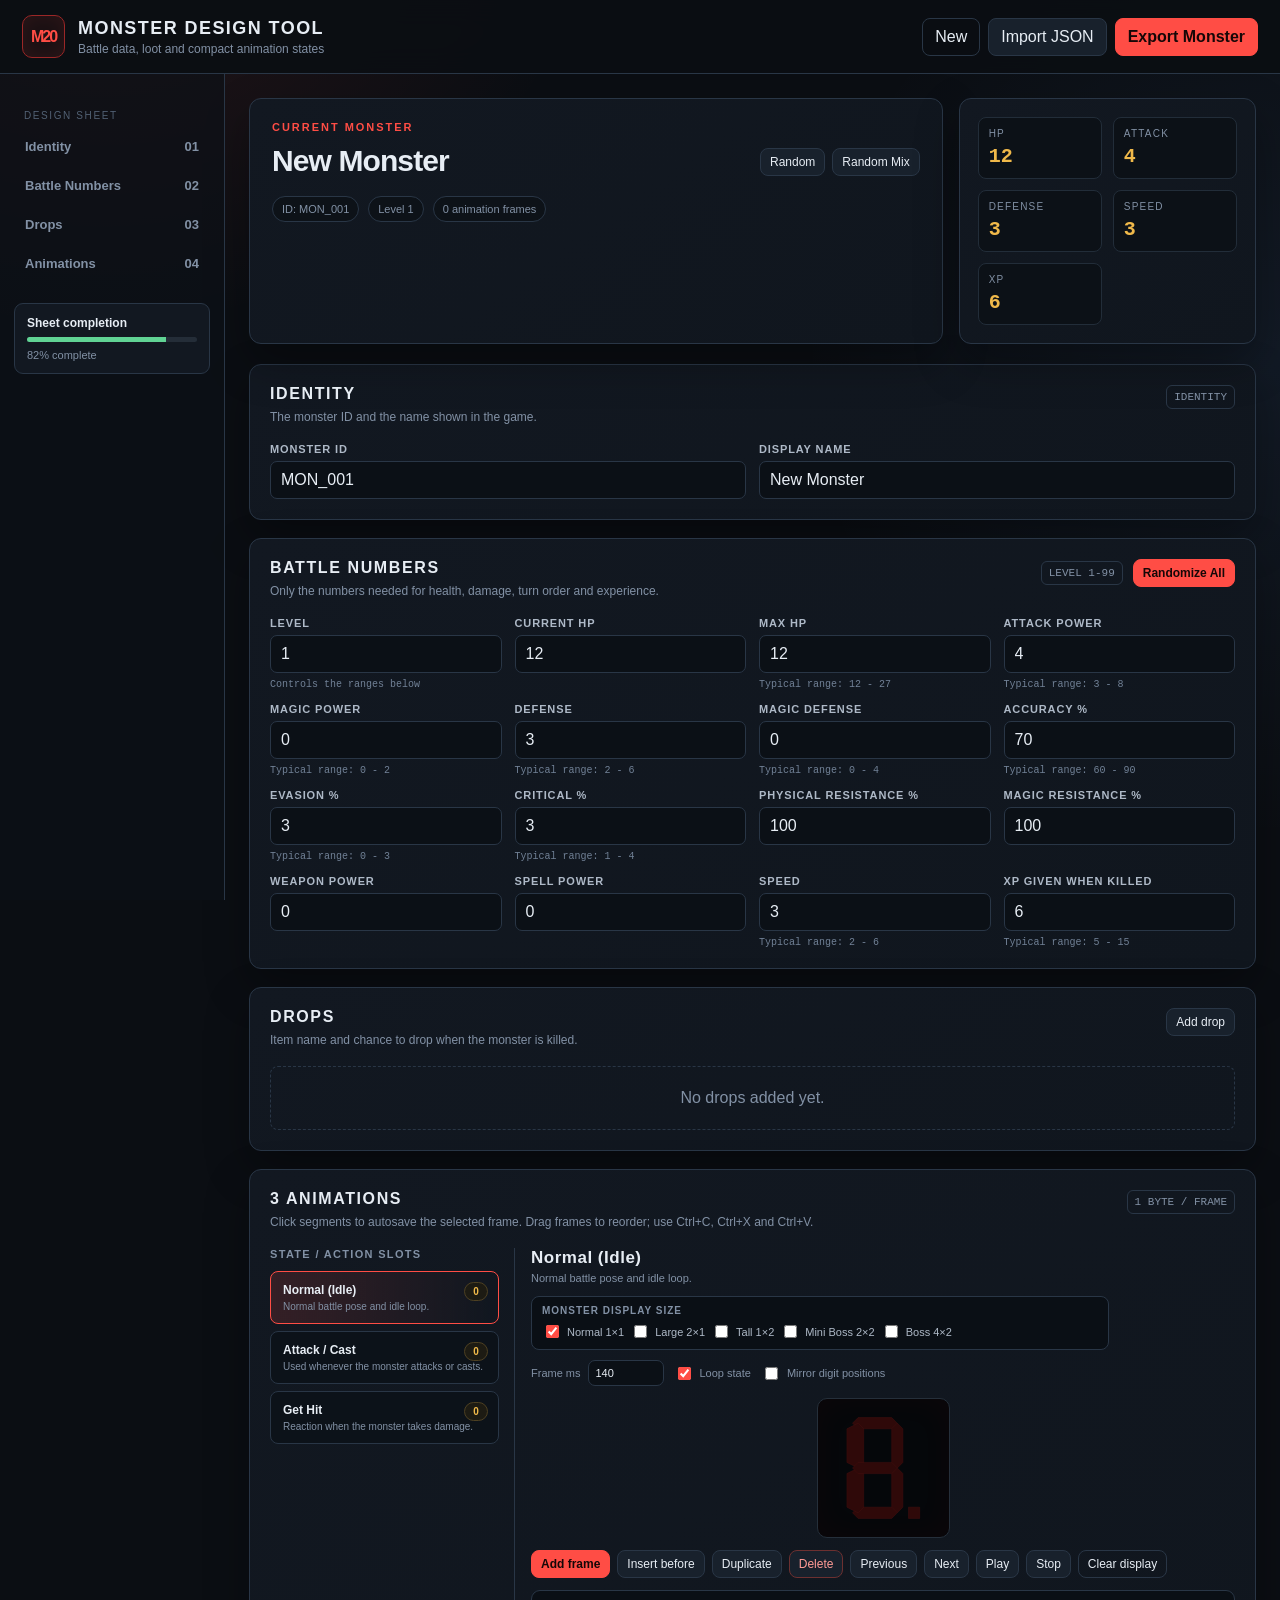
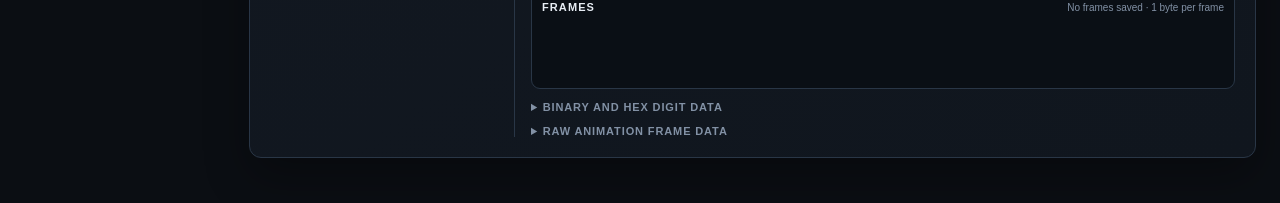
<file: References/Original_Tools/020_monster_design tool.html>
<!DOCTYPE html>
<html lang="en">
<head>
<meta charset="utf-8">
<meta name="viewport" content="width=device-width, initial-scale=1">
<title>Monster Design Tool - DIGI-boy</title>
<style>
:root{
  --bg:#0b0e13;
  --panel:#121821;
  --panel2:#18212c;
  --line:#293646;
  --text:#e7edf4;
  --muted:#8291a5;
  --red:#ff4d45;
  --red2:#9b2727;
  --gold:#f0b94a;
  --green:#60d394;
  --blue:#65a9ff;
  --shadow:0 18px 45px rgba(0,0,0,.3);
}
*{box-sizing:border-box}
html{scroll-behavior:smooth}
body{
  margin:0;
  color:var(--text);
  background:
    radial-gradient(circle at 8% -10%,rgba(255,77,69,.13),transparent 32rem),
    radial-gradient(circle at 100% 20%,rgba(101,169,255,.08),transparent 30rem),
    var(--bg);
  font-family:Inter,Segoe UI,Arial,sans-serif;
}
button,input,select,textarea{font:inherit}
button{cursor:pointer}
.appHeader{
  position:sticky;
  top:0;
  z-index:30;
  display:flex;
  justify-content:space-between;
  gap:20px;
  align-items:center;
  padding:15px 22px;
  border-bottom:1px solid var(--line);
  background:rgba(11,14,19,.94);
  backdrop-filter:blur(14px);
}
.brand{display:flex;align-items:center;gap:13px;min-width:0}
.brandMark{
  width:43px;height:43px;display:grid;place-items:center;
  border:1px solid var(--red2);border-radius:10px;
  color:var(--red);background:#1b1114;font-weight:900;letter-spacing:-2px;
  box-shadow:inset 0 0 18px rgba(255,77,69,.08);
}
.brand h1{font-size:18px;margin:0;letter-spacing:.08em;text-transform:uppercase}
.brand p{margin:3px 0 0;color:var(--muted);font-size:12px}
.headerActions{display:flex;flex-wrap:wrap;justify-content:flex-end;gap:8px}
.btn{
  border:1px solid var(--line);
  color:var(--text);
  background:var(--panel2);
  border-radius:8px;
  padding:9px 12px;
  transition:.15s ease;
}
.btn:hover{border-color:#53677e;transform:translateY(-1px)}
.btn.primary{background:var(--red);border-color:var(--red);color:#160707;font-weight:800}
.btn.ghost{background:transparent}
.btn.danger{color:#ff9b96;border-color:#6c3030}
.btn.small{padding:6px 9px;font-size:12px}
.workspace{display:grid;grid-template-columns:225px minmax(0,1fr);min-height:calc(100vh - 74px)}
.sideNav{
  position:sticky;top:74px;height:calc(100vh - 74px);overflow:auto;
  padding:20px 14px;border-right:1px solid var(--line);background:rgba(13,17,23,.65)
}
.sideNav a{
  display:flex;justify-content:space-between;align-items:center;
  color:var(--muted);text-decoration:none;padding:10px 11px;border-radius:7px;
  margin-bottom:4px;font-size:13px;font-weight:700;
}
.sideNav a:hover{color:var(--text);background:var(--panel2)}
.sideNav .navLabel{margin:16px 10px 8px;color:#526174;font-size:10px;letter-spacing:.16em;text-transform:uppercase}
.sideStatus{margin-top:22px;padding:12px;border:1px solid var(--line);border-radius:9px;background:var(--panel)}
.sideStatus strong{display:block;font-size:12px;margin-bottom:7px}
.meter{height:5px;background:#242d38;border-radius:10px;overflow:hidden}
.meter span{display:block;width:0;height:100%;background:var(--green);transition:width .2s}
#completionText{color:var(--muted);font-size:11px;margin-top:7px}
main{min-width:0;padding:24px;max-width:1600px;width:100%;margin:0 auto}
.hero{
  display:grid;grid-template-columns:minmax(0,1.4fr) minmax(280px,.6fr);gap:16px;margin-bottom:20px
}
.heroCard,.summaryCard,.section{
  border:1px solid var(--line);border-radius:12px;background:linear-gradient(145deg,var(--panel),#10161e);
  box-shadow:var(--shadow);
}
.heroCard{padding:22px}
.eyebrow{color:var(--red);text-transform:uppercase;font-size:11px;font-weight:900;letter-spacing:.18em}
.heroTitle{display:flex;gap:10px;align-items:center;flex-wrap:wrap;margin-top:8px}
.heroTitle input{
  flex:1 1 280px;min-width:0;width:100%;font-size:30px;font-weight:850;letter-spacing:-.03em;
  color:var(--text);border:0;border-bottom:1px solid transparent;background:transparent;padding:3px 0
}
.heroTitle input:focus{outline:0;border-color:var(--red)}
.nameActions{display:flex;gap:7px;flex:0 0 auto}
.nameActions .btn{white-space:nowrap}
.heroMeta{display:flex;gap:9px;flex-wrap:wrap;margin-top:14px}
.chip{padding:6px 9px;border:1px solid var(--line);border-radius:999px;color:var(--muted);font-size:11px;background:#0d1218}
.summaryCard{padding:18px;display:grid;grid-template-columns:repeat(2,1fr);gap:11px}
.summaryStat{padding:10px;border-radius:8px;background:#0c1117;border:1px solid #222d39}
.summaryStat span{display:block;color:var(--muted);font-size:10px;text-transform:uppercase;letter-spacing:.12em}
.summaryStat strong{display:block;margin-top:6px;font-family:Consolas,monospace;font-size:20px;color:var(--gold)}
.section{padding:20px;margin-bottom:18px;scroll-margin-top:94px}
.sectionHead{display:flex;justify-content:space-between;gap:16px;align-items:flex-start;margin-bottom:17px}
.sectionHead h2{font-size:16px;margin:0;text-transform:uppercase;letter-spacing:.1em}
.sectionHead p{margin:5px 0 0;color:var(--muted);font-size:12px;line-height:1.5}
.sectionTag{flex:0 0 auto;color:var(--muted);font-family:Consolas,monospace;font-size:11px;border:1px solid var(--line);border-radius:6px;padding:5px 7px}
.grid{display:grid;gap:13px}
.cols2{grid-template-columns:repeat(2,minmax(0,1fr))}
.cols3{grid-template-columns:repeat(3,minmax(0,1fr))}
.cols4{grid-template-columns:repeat(4,minmax(0,1fr))}
.cols6{grid-template-columns:repeat(6,minmax(0,1fr))}
.field{display:flex;flex-direction:column;gap:6px;min-width:0}
.field.wide{grid-column:1/-1}
.field label,.groupLabel{color:#aeb9c7;font-size:11px;font-weight:800;text-transform:uppercase;letter-spacing:.08em}
.hint{font-size:10px;color:#657386;font-weight:500;text-transform:none;letter-spacing:0}
.rangeHint{color:#718196;font-size:10px;font-family:Consolas,monospace}
.battleActions{display:flex;align-items:center;gap:10px;flex-wrap:wrap}
input,select,textarea{
  width:100%;min-width:0;color:var(--text);background:#0b1016;border:1px solid var(--line);
  border-radius:7px;padding:9px 10px;outline:none
}
input:focus,select:focus,textarea:focus{border-color:var(--red);box-shadow:0 0 0 2px rgba(255,77,69,.1)}
input[type="checkbox"]{width:auto;accent-color:var(--red)}
textarea{resize:vertical;min-height:100px;line-height:1.45}
.subPanel{padding:15px;border:1px solid #263240;background:#0e141c;border-radius:9px}
.subPanel h3{margin:0 0 13px;font-size:12px;color:var(--gold);text-transform:uppercase;letter-spacing:.1em}
.formulaStrip{
  display:grid;grid-template-columns:repeat(3,minmax(0,1fr));gap:10px;margin-top:14px
}
.formula{
  padding:12px;border:1px solid var(--line);border-radius:8px;background:#090d12
}
.formula span{color:var(--muted);font-size:10px;text-transform:uppercase}
.formula strong{display:block;margin:5px 0 3px;color:var(--green);font-size:19px}
.formula code{color:#68778a;font-size:10px;white-space:normal}
.dropTable{width:100%;border-collapse:separate;border-spacing:0 7px}
.dropTable th{text-align:left;color:var(--muted);font-size:10px;text-transform:uppercase;letter-spacing:.09em;padding:0 6px}
.dropTable td{padding:0 4px}
.dropTable input,.dropTable select{padding:8px}
.dropTable .checkCell{text-align:center}
.dropTable .removeCell{width:44px}
.emptyState{padding:22px;text-align:center;color:var(--muted);border:1px dashed var(--line);border-radius:8px}
.animationShell{display:grid;grid-template-columns:245px minmax(0,1fr);gap:16px}
.statePanel{border-right:1px solid var(--line);padding-right:15px}
.statePanel h3,.editorPanel h3{font-size:11px;color:var(--muted);text-transform:uppercase;letter-spacing:.12em;margin:0 0 11px}
.stateGrid{display:grid;gap:7px}
.stateCard{
  position:relative;width:100%;text-align:left;padding:11px 12px;border:1px solid var(--line);
  background:#0c1219;color:var(--text);border-radius:8px
}
.stateCard:hover{border-color:#4c6077}
.stateCard.active{border-color:var(--red);background:linear-gradient(90deg,rgba(255,77,69,.15),#101720)}
.stateCard strong{display:block;font-size:12px}
.stateCard span{display:block;color:var(--muted);font-size:10px;margin-top:4px}
.stateCard b{
  position:absolute;right:10px;top:10px;min-width:24px;padding:3px 6px;text-align:center;
  color:var(--gold);background:#1d1b13;border:1px solid #4d4022;border-radius:999px;font-size:10px
}
.editorPanel{min-width:0}
.animTopbar{display:flex;align-items:center;justify-content:space-between;gap:12px;flex-wrap:wrap;margin-bottom:12px}
.animTitle h3{font-size:17px;color:var(--text);letter-spacing:.03em;text-transform:none;margin:0}
.animTitle p{margin:4px 0 0;color:var(--muted);font-size:11px}
.animOptions{display:flex;align-items:center;gap:10px;flex-wrap:wrap}
.sizeChoices{
  display:flex;flex-wrap:wrap;gap:6px;padding:8px 10px;border:1px solid var(--line);
  border-radius:8px;background:#0a0f15
}
.sizeChoices strong{width:100%;color:var(--muted);font-size:10px;text-transform:uppercase;letter-spacing:.1em}
.sizeChoice{display:flex;align-items:center;gap:5px;color:#aeb9c7;font-size:11px;white-space:nowrap}
.inlineCheck{display:flex;align-items:center;gap:6px;color:var(--muted);font-size:11px}
.inlineNumber{display:flex;align-items:center;gap:7px;color:var(--muted);font-size:11px}
.inlineNumber input{width:76px;padding:6px 7px}
.displayArea{
  overflow:auto;padding:13px;background:#05070a;border:1px solid #252f3a;border-radius:10px;
  box-shadow:inset 0 0 35px rgba(255,0,0,.035)
}
#digitPane{
  display:grid;grid-template-columns:repeat(8,minmax(42px,1fr));gap:5px;min-width:420px;max-width:780px;margin:0 auto
}
.digitSvg{display:block;width:100%;height:auto;max-height:112px}
.digitSvg.digitHidden{display:none}
.segOff{fill:#2f0909;stroke:#4a1111;stroke-width:.08}
.segOn{fill:var(--red);stroke:#ff766f;stroke-width:.08;filter:drop-shadow(0 0 2px rgba(255,50,45,.65))}
.digitSvg polygon{cursor:pointer;transition:fill .08s}
.digitSvg:hover{background:rgba(255,255,255,.015)}
.frameControls{display:flex;flex-wrap:wrap;gap:7px;margin:12px 0}
.timelineWrap{border:1px solid var(--line);border-radius:9px;background:#0a0f15;padding:10px}
.timelineHead{display:flex;justify-content:space-between;align-items:center;margin-bottom:8px}
.timelineHead strong{font-size:11px;text-transform:uppercase;letter-spacing:.1em}
.timelineHead span{color:var(--muted);font-size:10px}
#timeline{display:flex;gap:7px;overflow:auto;min-height:57px;padding-bottom:3px}
.frameChip{
  flex:0 0 70px;min-height:50px;border:1px solid var(--line);border-radius:7px;background:#121923;color:var(--text);padding:6px
}
.frameChip.active{border-color:var(--gold);box-shadow:0 0 0 1px rgba(240,185,74,.25)}
.frameChip.dragging{opacity:.35}
.frameChip.dragTarget{border-color:var(--blue);box-shadow:0 0 0 1px rgba(101,169,255,.3)}
.frameChip strong{display:block;color:var(--gold);font-size:10px}
.frameChip code{display:block;color:#7f8da0;font-size:8px;margin-top:5px;overflow:hidden;white-space:nowrap}
.digitData{margin-top:12px}
.digitData summary,.rawData summary{
  cursor:pointer;color:var(--muted);font-size:11px;font-weight:800;text-transform:uppercase;letter-spacing:.08em
}
.digitTableWrap{overflow:auto;max-height:330px;margin-top:10px;border:1px solid var(--line);border-radius:8px}
.digitTable{width:100%;border-collapse:collapse;font-family:Consolas,monospace;font-size:11px}
.digitTable th{position:sticky;top:0;background:#17202b;color:#93a0b1;text-align:left}
.digitTable td,.digitTable th{border-bottom:1px solid #222d39;padding:6px}
.digitTable input{padding:5px 7px;font-family:inherit}
.rawData{margin-top:12px}
.rawData textarea{margin-top:9px;min-height:145px;font-family:Consolas,monospace;font-size:11px}
.statusBar{
  position:fixed;right:18px;bottom:16px;z-index:40;max-width:420px;
  color:#c8d4df;background:#18232d;border:1px solid #35485a;border-radius:8px;
  padding:10px 13px;font-size:11px;box-shadow:var(--shadow);opacity:0;transform:translateY(8px);
  pointer-events:none;transition:.2s ease
}
.statusBar.show{opacity:1;transform:translateY(0)}
.statusBar.error{border-color:#7a3333;color:#ffaaa5}
.srOnly{position:absolute;width:1px;height:1px;padding:0;margin:-1px;overflow:hidden;clip:rect(0,0,0,0);white-space:nowrap;border:0}
@media(max-width:1050px){
  .workspace{grid-template-columns:1fr}.sideNav{display:none}
  .animationShell{grid-template-columns:1fr}.statePanel{border-right:0;border-bottom:1px solid var(--line);padding:0 0 15px}
  .stateGrid{grid-template-columns:repeat(3,minmax(0,1fr))}
}
@media(max-width:760px){
  .appHeader{position:relative;align-items:flex-start}.headerActions{justify-content:flex-start}
  .workspace{min-height:0}main{padding:14px}
  .hero{grid-template-columns:1fr}.cols2,.cols3,.cols4,.cols6{grid-template-columns:repeat(2,minmax(0,1fr))}
  .formulaStrip{grid-template-columns:1fr}.stateGrid{grid-template-columns:repeat(2,minmax(0,1fr))}
  .dropTable{min-width:820px}.dropTableWrap{overflow:auto}
}
@media(max-width:500px){
  .appHeader{display:block}.headerActions{margin-top:12px}
  .cols2,.cols3,.cols4,.cols6{grid-template-columns:1fr}
  .summaryCard{grid-template-columns:repeat(2,1fr)}.stateGrid{grid-template-columns:1fr}
}
</style>
</head>
<body>
<header class="appHeader">
  <div class="brand">
    <div class="brandMark">M20</div>
    <div>
      <h1>Monster Design Tool</h1>
      <p>Battle data, loot and compact animation states</p>
    </div>
  </div>
  <div class="headerActions">
    <button class="btn ghost" type="button" id="newMonsterButton">New</button>
    <button class="btn" type="button" id="importButton">Import JSON</button>
    <button class="btn primary" type="button" id="exportButton">Export Monster</button>
    <input class="srOnly" id="importFile" type="file" accept=".json,application/json">
  </div>
</header>

<div class="workspace">
  <nav class="sideNav" aria-label="Monster design sections">
    <div class="navLabel">Design Sheet</div>
    <a href="#identity">Identity <span>01</span></a>
    <a href="#stats">Battle Numbers <span>02</span></a>
    <a href="#drops">Drops <span>03</span></a>
    <a href="#animations">Animations <span>04</span></a>
    <div class="sideStatus">
      <strong>Sheet completion</strong>
      <div class="meter"><span id="completionMeter"></span></div>
      <div id="completionText">0% complete</div>
    </div>
  </nav>

  <main>
    <div class="hero">
      <div class="heroCard">
        <div class="eyebrow">Current monster</div>
        <div class="heroTitle">
          <input id="heroName" aria-label="Monster name" data-field="identity.name" value="New Monster">
          <div class="nameActions">
            <button class="btn small" type="button" id="randomNameButton">Random</button>
            <button class="btn small" type="button" id="randomMixNameButton">Random Mix</button>
          </div>
        </div>
        <div class="heroMeta">
          <span class="chip" id="heroId">ID: MON_001</span>
          <span class="chip" id="heroLevel">Level 1</span>
          <span class="chip" id="heroAnimCount">0 animation frames</span>
        </div>
      </div>
      <div class="summaryCard">
        <div class="summaryStat"><span>HP</span><strong id="summaryHp">10</strong></div>
        <div class="summaryStat"><span>Attack</span><strong id="summaryAttack">4</strong></div>
        <div class="summaryStat"><span>Defense</span><strong id="summaryDefense">2</strong></div>
        <div class="summaryStat"><span>Speed</span><strong id="summarySpeed">3</strong></div>
        <div class="summaryStat"><span>XP</span><strong id="summaryXp">5</strong></div>
      </div>
    </div>

    <section class="section" id="identity">
      <div class="sectionHead">
        <div><h2>Identity</h2><p>The monster ID and the name shown in the game.</p></div>
        <span class="sectionTag">IDENTITY</span>
      </div>
      <div class="grid cols2">
        <div class="field"><label for="monsterId">Monster ID</label><input id="monsterId" data-field="identity.id" value="MON_001"></div>
        <div class="field"><label for="monsterName">Display name</label><input id="monsterName" data-field="identity.name" value="New Monster"></div>
      </div>
    </section>

    <section class="section" id="stats">
      <div class="sectionHead">
        <div><h2>Battle Numbers</h2><p>Only the numbers needed for health, damage, turn order and experience.</p></div>
        <div class="battleActions">
          <span class="sectionTag">LEVEL 1-99</span>
          <button class="btn primary small" type="button" id="randomizeAllButton">Randomize All</button>
        </div>
      </div>
      <div class="grid cols4">
        <div class="field"><label>Level</label><input id="monsterLevel" type="number" min="1" max="99" data-field="stats.level" value="1"><span class="rangeHint">Controls the ranges below</span></div>
        <div class="field"><label>Current HP</label><input type="number" min="0" max="999" data-field="stats.currentHP" value="12"></div>
        <div class="field"><label>Max HP</label><input type="number" min="1" max="999" data-field="stats.maxHP" value="12"><span class="rangeHint" id="maxHPRange"></span></div>
        <div class="field"><label>Attack power</label><input type="number" min="0" max="255" data-field="stats.attackPower" value="4"><span class="rangeHint" id="attackPowerRange"></span></div>
        <div class="field"><label>Magic power</label><input type="number" min="0" max="255" data-field="stats.magicPower" value="0"><span class="rangeHint" id="magicPowerRange"></span></div>
        <div class="field"><label>Defense</label><input type="number" min="0" max="255" data-field="stats.defense" value="3"><span class="rangeHint" id="defenseRange"></span></div>
        <div class="field"><label>Magic defense</label><input type="number" min="0" max="255" data-field="stats.magicDefense" value="0"><span class="rangeHint" id="magicDefenseRange"></span></div>
        <div class="field"><label>Accuracy %</label><input type="number" min="0" max="100" data-field="stats.accuracy" value="70"><span class="rangeHint" id="accuracyRange"></span></div>
        <div class="field"><label>Evasion %</label><input type="number" min="0" max="100" data-field="stats.evasion" value="3"><span class="rangeHint" id="evasionRange"></span></div>
        <div class="field"><label>Critical %</label><input type="number" min="0" max="100" data-field="stats.criticalChance" value="3"><span class="rangeHint" id="criticalChanceRange"></span></div>
        <div class="field"><label>Physical resistance %</label><input type="number" min="0" max="200" data-field="stats.resistancePhysical" value="100"></div>
        <div class="field"><label>Magic resistance %</label><input type="number" min="0" max="200" data-field="stats.resistanceMagic" value="100"></div>
        <div class="field"><label>Weapon power</label><input type="number" min="0" max="255" data-field="stats.weaponPower" value="0"></div>
        <div class="field"><label>Spell power</label><input type="number" min="0" max="255" data-field="stats.spellPower" value="0"></div>
        <div class="field"><label>Speed</label><input type="number" min="0" max="255" data-field="stats.speed" value="3"><span class="rangeHint" id="speedRange"></span></div>
        <div class="field"><label>XP given when killed</label><input type="number" min="0" max="65535" data-field="stats.xpReward" value="6"><span class="rangeHint" id="xpRewardRange"></span></div>
      </div>
    </section>

    <section class="section" id="drops">
      <div class="sectionHead">
        <div><h2>Drops</h2><p>Item name and chance to drop when the monster is killed.</p></div>
        <button class="btn small" type="button" id="addDropButton">Add drop</button>
      </div>
      <div class="dropTableWrap">
        <table class="dropTable" id="dropTable">
          <thead><tr><th>Item</th><th>Chance %</th><th></th></tr></thead>
          <tbody id="dropRows"></tbody>
        </table>
      </div>
      <div class="emptyState" id="dropEmpty">No drops added yet.</div>
    </section>

    <section class="section" id="animations">
      <div class="sectionHead">
        <div><h2>3 Animations</h2><p>Click segments to autosave the selected frame. Drag frames to reorder; use Ctrl+C, Ctrl+X and Ctrl+V.</p></div>
        <span class="sectionTag" id="sizeByteTag">1 BYTE / FRAME</span>
      </div>
      <div class="animationShell">
        <aside class="statePanel">
          <h3>State / action slots</h3>
          <div class="stateGrid" id="stateGrid"></div>
        </aside>
        <div class="editorPanel">
          <div class="animTopbar">
            <div class="animTitle"><h3 id="currentStateTitle">Idle</h3><p id="currentStateDescription">Default breathing or waiting loop.</p></div>
            <div class="animOptions">
              <div class="sizeChoices" id="sizeChoices">
                <strong>Monster display size</strong>
                <label class="sizeChoice"><input type="checkbox" data-monster-size="normal" checked> Normal 1×1</label>
                <label class="sizeChoice"><input type="checkbox" data-monster-size="large"> Large 2×1</label>
                <label class="sizeChoice"><input type="checkbox" data-monster-size="tall"> Tall 1×2</label>
                <label class="sizeChoice"><input type="checkbox" data-monster-size="miniBoss"> Mini Boss 2×2</label>
                <label class="sizeChoice"><input type="checkbox" data-monster-size="boss"> Boss 4×2</label>
              </div>
              <label class="inlineNumber">Frame ms <input id="frameDuration" type="number" min="20" max="5000" step="10" value="140"></label>
              <label class="inlineCheck"><input type="checkbox" id="loopAnimation" checked> Loop state</label>
              <label class="inlineCheck"><input type="checkbox" id="mirrorDigitPosition"> Mirror digit positions</label>
            </div>
          </div>

          <div class="displayArea"><div id="digitPane" aria-label="24 digit seven segment editor"></div></div>

          <div class="frameControls">
            <button class="btn primary small" type="button" id="saveFrameButton">Add frame</button>
            <button class="btn small" type="button" id="insertFrameButton">Insert before</button>
            <button class="btn small" type="button" id="duplicateFrameButton">Duplicate</button>
            <button class="btn danger small" type="button" id="deleteFrameButton">Delete</button>
            <button class="btn small" type="button" id="previousFrameButton">Previous</button>
            <button class="btn small" type="button" id="nextFrameButton">Next</button>
            <button class="btn small" type="button" id="playButton">Play</button>
            <button class="btn small" type="button" id="stopButton">Stop</button>
            <button class="btn ghost small" type="button" id="clearDisplayButton">Clear display</button>
          </div>

          <div class="timelineWrap">
            <div class="timelineHead"><strong>Frames</strong><span id="timelineStatus">No frames saved</span></div>
            <div id="timeline"></div>
          </div>

          <details class="digitData">
            <summary>Binary and hex digit data</summary>
            <div class="digitTableWrap">
              <table class="digitTable">
                <thead><tr><th>Digit</th><th>Binary</th><th>Hex</th></tr></thead>
                <tbody id="digitRows"></tbody>
              </table>
            </div>
          </details>

          <details class="rawData">
            <summary>Raw animation frame data</summary>
            <textarea id="rawFrames" spellcheck="false" aria-label="Raw animation frame data"></textarea>
            <button class="btn small" type="button" id="applyRawButton">Apply raw data to this state</button>
          </details>
        </div>
      </div>
    </section>

  </main>
</div>

<div class="statusBar" id="statusBar" role="status"></div>

<script>
(function(){
"use strict";

var DIGITS=24;
var STORAGE_KEY="digiboy_monster_designer_v1";
var stateDefinitions=[
  {id:"idle",name:"Normal (Idle)",description:"Normal battle pose and idle loop.",loop:true},
  {id:"attack",name:"Attack / Cast",description:"Used whenever the monster attacks or casts.",loop:false},
  {id:"hit",name:"Get Hit",description:"Reaction when the monster takes damage.",loop:false}
];
var monsterNames=`Zarok
Groth
Nargol
Karth
Braug
Sarlok
Drain
Goluk
Tarkul
Ragotha
Cindra
Ulgar
Pyra
Krage
Dust
Famgor
Braug
Tegul
Raskor
Gorath
Skal
Luth
Drake
soril
Hargul
Tuskar
Nethra
Kargul
Guklok
Pyrgul
Runar
Grogar
garik
Cairuk
Zulgar
Brakor
Haskul
Dragor
Korlug
Ragdar
Gharik
Tarsik
Nolgar
Kadrul
Sargul
Dralik
Horath
Kirgul
Tarrok
Gralor
Lrgh
Bgul
Ragr
Rath
Guln
Kror
Flur
Ghast
Lark
gorn
Narlok
Gratha
Dargul
Korlug
Sarith
Drakul
Pyrlok
Harlik
Garoth
Tarlug
Kradar
Zulrik
Grolik
Nethor
Targul
Bratha
Korzin
Darlok
Grulak
Sarrok
Kairul
Tharok
Hargor
Pyrdar
Garlik
Dranor
Kragul
Lorath
Zulrok
Targor
Grulik
Harzin
Korath
Dargor
Sarzul
Pyrzin
Kralok
Garzul
Thargul
Narrok
Mornak
Vargul
Xorath
Wyrlok
Marduk
Vexlar
Xarnik
Morvok
Vuldar
Xargul
Wyrath
Mordra
Varkul
Xorvik
Murgath
Vexgor
Xuldra
Warlok
Morzin
Vargor
Xarnok
Mulgar
Vuldok
Xarvik
Wyrgul
Morlak
Vornax
Xargor
Murvik
Vexrok
Gral
Zorn
Ulak
Brak
Dreg
Narg
Crok
Huld
NSkel
Ghud
Warg
Kelp
Rusk
Toad
Boar
Fang
Rukh
Bile
NGorb
Nbite
Darl
saalt
Orkaa
DJolt
Pyroo
Icier
Lich
Goul
NWisp
Bogr
Uruk
Brin
Clak
Drak
Tarn
Gant
Rott
Slug
NSlor
Krag
Barl
Nibb
Horn
Rill
Snak
Kobr
Zobi
Hiss
NRasp
Gnas
Puck
Brud
Gald
Ogrn
Gulk
Ragn
Dusk
Bane
NCind
Flak
Pyro
Icep
Bolt
Raze
Drol
Foul
Grub
Kril
NJaws
Scor
Naga
Slit
Claw
Roil
Grit
Zulk
Bror
Kurn
NRurk
Orel
Snor
Dart
Baal
Zeal
Fira
Grog
Hagr
Tusk
NPion
NKold
NSaur
NGaol
NRind
NBort
NJark
NLoar
NPurg
NDrub
NNGash
Zirr
Morn
Varg
Xorn
Vulk
Malk
Xiri
Vesh
Mogg
NXaba
Voro
Mazu
Xeld
Vint
Muro
Xain
Vrax
Mivl
Xomp
NVexi
Morx
Xuum
Vamb
Mavk
Xyro
Voxl
Murn
Xelk
Voda
NMixo
Xrag
Zarq
Uldo
Brak
Gred
Noru
Cral
Huld
Keth
NBogr
Rusk
Tarl
Zalt
Jura
Pyra
Icir
Gulo
Bile
Gorb
NDarl
Orka
Kelp
Rufa
Fang
Toad
Boar
Clak
Brin
Krag
NBarl
Gant
Tarn
Rott
Slug
Slor
Kril
Grub
Nibb
Horn
NRill
Kobr
Snak
Zobi
Hiss
Rasp
Gnas
Puck
Brud
Gald
NGulk
Ragn
Dusk
Bane
Cind
Flak
Pyro
Icep
Bolt
Raze
NDrol
Foul
Jark
Loar
Purg
Gash
Zirr
Kurn
Rurk
Orel
NDart
Baal
Zeal
Grog
Hagr
Tusk
Kold
Saur
Gaol
Rind
NBort
C uGh
LrGh
Gul
Zed u
BBit
Ur Gh
CyaGh
Skal
Rok
NZul
NBoo
NKik
NGrr
NAkk
NRag
NZit
NGak
NLolGh
NRul
NNGot
NBite
Morn
Vrak
Xulu
Wex
Mivra
Xylo
Vexu
Mra
NWyrd
Xo Gh
Vapz
Mx U
U x
WGh
Mooch
Vorz
Xint
Murk
NWisq
Xava
Vrum
Mbit
XoXo
Vng
Wolr
Mgl
XC
V u l
NMord
Wyxor
Fenrir
Jermungandr
Níðheggr
Garmr
Skell
Hati
Fáfnir
Sleipnir
Gullinbursti
Ratatoskur
Hræsvelgur
Eikþyrnir
Auðhumla
Hafgúfa
Lyngbakur
Jermunuxi
Nykur
Lindormur
Dreki
Ormur
Úlfur
Bjern
Hrafn
Valkyrja
Norn
Dís
Fylgja
Vættur
Landvættur
Álfur
Ljósálfur
Dekkálfur
Dvergur
Jetunn
Hrímþurs
Trell
Bergbúi
Draugur
Mara
Helhundur
Geri
Freki
Huginn
Muninn
Veðrfelnir
Arvakur
Alsviður
Skinfaxi
Hrímfaxi
Svaðilfari
Gulltoppur
Blóðughófi
Odin
Þór
Týr
Baldur
Heimdallur
Bragi
Víðarr
Váli
Ullur
Forseti
Njerður
Freyr
Freyja
Loki
Hel
Skaði
Ægir
Rán
Kvasir
Surtr
Ymir
Angrboða
Bestla
Þjazi
Hrungnir
Geirreður
Beli
Gymir
Gerður
Narfi
Nari
Sigyn
Hyrrokkin
Sinmara
Móðguður
Gullveig
Andvari
Reginn
Ótr
Sigurður
Brynhildur
Guðrún
Velsungur
Ragnar
Herver
Starkaður
Helgi
Haddingur
Fenrir
Jormungandr
Midgardsormen
Nidhogg
Garm
Skoll
Hate
Fafnir
Sleipnir
Gullinbursti
Ratatosk
Hresvelg
Eiktyrnir
Audhumla
Hafgufa
Lyngbakr
Krakjen
Lindorm
Drage
Orm
Ulv
Bjorn
Huggorm
Huldra
Nokken
Draug
Mare
Vetter
Alv
Svartalv
Dverg
Jotun
Rimtusse
Troll
Bergtroll
Sjoroll
Fjelltroll
Tusse
Vetal
Valkyrje
Norn
Dis
Fylgje
Vardog
Helhund
Geri
Freki
Huginn
Muninn
Vedrfolnir
Arvakr
Alsvidr
Falhofnir
Gladr
Glaer
Blodughofi
Gulltopp
Svadilfare
Skinfakse
Rimfakse
Balder
Odin
Tor
Tyr
Frøy
Frøya
Heimdall
Vidar
Vale
Brage
Ull
Forsete
Njord
Loke
Sigurd
Ragnar
Volsung
Helge
Starkad
Hadding
Hervor
Brynhild
Gudrun
Angrboda
Skade
Ran
Aegir
Kvasir
Surtr
Ymir
Beli
Thjasse
Hrungne
Geirrød
Bestla
Narve
Vali
Modgunn
Sinmara
Gullveig
Fenrir
Jormungandr
Sleipnir
Nidhogg
Garmr
Hati
Skoll
Fafnir
Gullinbursti
Ratatoskr
Hræsvelgr
Eikthyrnir
Dain
Dvalin
Duneyr
Durathror
Audhumla
Lyngbakr
Hafgufa
Kraken
Lindworm
Draugr
Troll
Jotunn
Mare
Valkyrie
Helhound
Sea Serpent
Fire Drake
Frost Giant
Cerberus
Chimera
Hydra
Echidna
Typhon
Orthrus
Sphinx
Nemean Lion
Ladon
Pegasus
Minotaur
Harpy
Gorgon
Medusa
Scylla
Charybdis
Cyclops
Griffin
Manticore
Satyr
Centaur
Hippocamp
Hippogriff
Lamia
Empousa
Basilisk
Dryad
Naiad
Nereid
Siren
Pytho
Caucasian Eagle
Crommyonian Sow
Teumessian Fox
Stymphalian Bird
Ceryneian Hind
Calydonian Boar
Khalkotauroi
Colchian Dragon
Cetus
Amphisbaena
Karkinos
Eurynomos
Ophiotaurus
Onocentaur
Ichthyocentaur
Telchine
Gigantes
Erinys
Arachne
Drakon
Python
Arimaspian Griffin
Golden Ram
Bronze Talos
Alectryon Bird
Hecatoncheir
Cacus
Hippalectryon
Kerkopes
Odontotyrannos
Mormo
Keres
Asterion
Campe
Delphyne
Gello
Graeae
Enceladus
Alcyoneus`.split(/\r?\n/).map(function(name){return name.trim().replace(/\s+/g," ");}).filter(Boolean);
var defaultMonster={
  identity:{id:"MON_001",name:"New Monster"},
  stats:{
    level:1,currentHP:12,maxHP:12,attackPower:4,magicPower:0,defense:3,magicDefense:0,
    accuracy:70,evasion:3,criticalChance:3,resistancePhysical:100,resistanceMagic:100,
    weaponPower:0,spellPower:0,speed:3,xpReward:6
  },
  size:"normal",
  drops:[]
};
var sizeDefinitions={
  normal:{label:"Normal",width:1,height:1,indices:[0]},
  large:{label:"Large",width:2,height:1,indices:[0,1]},
  tall:{label:"Tall",width:1,height:2,indices:[0,8]},
  miniBoss:{label:"Mini Boss",width:2,height:2,indices:[0,1,8,9]},
  boss:{label:"Boss",width:4,height:2,indices:[0,1,2,3,8,9,10,11]}
};
var monster=deepClone(defaultMonster);
var animations=createDefaultAnimations();
var currentStateId="idle";
var currentFrameIndex=-1;
var stopPlayback=false;
var saveTimer=null;
var statusTimer=null;
var levelGrowthTimer=null;
var frameClipboard=null;
var draggedFrameIndex=-1;

var pane=document.getElementById("digitPane");
var digitRows=document.getElementById("digitRows");
var stateGrid=document.getElementById("stateGrid");
var timeline=document.getElementById("timeline");
var rawFrames=document.getElementById("rawFrames");

function deepClone(value){return JSON.parse(JSON.stringify(value));}

function createDefaultAnimations(){
  var result={};
  stateDefinitions.forEach(function(def){
    result[def.id]={frames:[],frameDuration:140,loop:def.loop};
  });
  return result;
}

function mergeDeep(target,source){
  if(!source || typeof source!=="object") return target;
  Object.keys(source).forEach(function(key){
    if(source[key] && typeof source[key]==="object" && !Array.isArray(source[key])){
      if(!target[key] || typeof target[key]!=="object") target[key]={};
      mergeDeep(target[key],source[key]);
    }else{
      target[key]=source[key];
    }
  });
  return target;
}

function getPath(object,path){
  return path.split(".").reduce(function(value,key){return value==null?undefined:value[key];},object);
}

function setPath(object,path,value){
  var keys=path.split(".");
  var cursor=object;
  keys.slice(0,-1).forEach(function(key){
    if(!cursor[key] || typeof cursor[key]!=="object") cursor[key]={};
    cursor=cursor[key];
  });
  cursor[keys[keys.length-1]]=value;
}

function inputValue(input){
  if(input.type==="checkbox") return input.checked;
  if(input.type==="number") return input.value===""?0:Number(input.value);
  return input.value;
}

function setInputValue(input,value){
  if(input.type==="checkbox") input.checked=Boolean(value);
  else input.value=value==null?"":value;
}

function currentSize(){
  return sizeDefinitions[monster.size]||sizeDefinitions.normal;
}

function compactToFull(frame,size){
  var full=new Array(DIGITS).fill(0);
  var definition=sizeDefinitions[size]||sizeDefinitions.normal;
  if(Array.isArray(frame) && frame.length>DIGITS/2){
    return frame.slice(0,DIGITS).map(clampByte).concat(new Array(Math.max(0,DIGITS-frame.length)).fill(0)).slice(0,DIGITS);
  }
  definition.indices.forEach(function(index,position){
    full[index]=clampByte(frame && frame[position]);
  });
  return full;
}

function fullToCompact(frame,size){
  var definition=sizeDefinitions[size]||sizeDefinitions.normal;
  return definition.indices.map(function(index){return clampByte(frame[index]);});
}

function updateSizeDisplay(){
  var definition=currentSize();
  Array.from(document.querySelectorAll("[data-monster-size]")).forEach(function(input){
    input.checked=input.dataset.monsterSize===monster.size;
  });
  for(var index=0;index<DIGITS;index+=1){
    var active=definition.indices.indexOf(index)!==-1;
    pane.children[index].classList.toggle("digitHidden",!active);
    var row=document.getElementById("bin"+index).closest("tr");
    if(row) row.style.display=active?"":"none";
  }
  pane.style.gridTemplateColumns="repeat("+definition.width+", minmax(70px, 95px))";
  pane.style.minWidth="0";
  pane.style.maxWidth=(definition.width*100)+"px";
  var displayArea=pane.closest(".displayArea");
  displayArea.style.width="min(100%, "+(definition.width*105+28)+"px)";
  displayArea.style.margin="0 auto";
  document.getElementById("sizeByteTag").textContent=definition.indices.length+" BYTE"+(definition.indices.length===1?"":"S")+" / FRAME";
}

function changeMonsterSize(newSize){
  if(!sizeDefinitions[newSize] || newSize===monster.size){updateSizeDisplay();return;}
  var oldSize=monster.size;
  Object.keys(animations).forEach(function(stateId){
    animations[stateId].frames=animations[stateId].frames.map(function(frame){
      return fullToCompact(compactToFull(frame,oldSize),newSize);
    });
  });
  monster.size=newSize;
  currentFrameIndex=-1;
  updateSizeDisplay();
  if(animations[currentStateId].frames.length) showFrame(0); else clearDisplay();
  animationChanged(sizeDefinitions[newSize].label+" size selected: "+sizeDefinitions[newSize].indices.length+" bytes per frame");
}

function digitSVG(index){
  return '<svg class="digitSvg" viewBox="-1 -1 14 20" data-digit="'+index+'" role="img" aria-label="Digit '+index+'">'+
    '<polygon data-seg="a" class="segOff" points="1,1 2,0 8,0 9,1 8,2 2,2"/>'+
    '<polygon data-seg="b" class="segOff" points="9,1 10,2 10,8 9,9 8,8 8,2"/>'+
    '<polygon data-seg="c" class="segOff" points="9,9 10,10 10,16 9,17 8,16 8,10"/>'+
    '<polygon data-seg="d" class="segOff" points="9,17 8,18 2,18 1,17 2,16 8,16"/>'+
    '<polygon data-seg="e" class="segOff" points="2,17 0,16 0,10 2,9 3,10 3,16"/>'+
    '<polygon data-seg="f" class="segOff" points="2,9 0,8 0,2 2,1 3,2 3,8"/>'+
    '<polygon data-seg="g" class="segOff" points="1,9 2,8 8,8 9,9 8,10 2,10"/>'+
    '<polygon data-seg="dp" class="segOff" points="11,16 13,16 13,18 11,18"/>'+
  '</svg>';
}

function buildAnimator(){
  var digitHtml="";
  var rowHtml="";
  for(var i=0;i<DIGITS;i+=1){
    digitHtml+=digitSVG(i);
    rowHtml+='<tr><td>'+i+'</td><td><input id="bin'+i+'" value="00000000" maxlength="8" aria-label="Digit '+i+' binary"></td><td><input id="hex'+i+'" value="00" maxlength="2" aria-label="Digit '+i+' hex"></td></tr>';
  }
  pane.innerHTML=digitHtml;
  digitRows.innerHTML=rowHtml;

  pane.addEventListener("click",function(event){
    var segment=event.target.closest("[data-seg]");
    if(!segment) return;
    segment.setAttribute("class",segment.getAttribute("class")==="segOn"?"segOff":"segOn");
    syncFromDisplay();
    saveEditedFrame();
  });

  for(var d=0;d<DIGITS;d+=1){
    (function(index){
      document.getElementById("bin"+index).addEventListener("input",function(){binaryChanged(index);});
      document.getElementById("hex"+index).addEventListener("input",function(){hexChanged(index);});
    })(d);
  }
}

function displayIndex(index){
  if(!document.getElementById("mirrorDigitPosition").checked) return index;
  var row=Math.floor(index/8);
  var column=index%8;
  var definition=currentSize();
  if(row<definition.height && column<definition.width){
    return row*8+(definition.width-1-column);
  }
  return index;
}

function valueFromDigit(index){
  var svg=pane.children[displayIndex(index)];
  var value=0;
  function on(segment){return svg.querySelector('[data-seg="'+segment+'"]').getAttribute("class")==="segOn";}
  if(on("g")) value|=1;
  if(on("f")) value|=2;
  if(on("e")) value|=4;
  if(on("d")) value|=8;
  if(on("c")) value|=16;
  if(on("b")) value|=32;
  if(on("a")) value|=64;
  if(on("dp")) value|=128;
  return value;
}

function setDigit(index,value){
  var map={g:0,f:1,e:2,d:3,c:4,b:5,a:6,dp:7};
  var svg=pane.children[displayIndex(index)];
  Object.keys(map).forEach(function(segment){
    svg.querySelector('[data-seg="'+segment+'"]').setAttribute("class",(value&(1<<map[segment]))?"segOn":"segOff");
  });
}

function syncFromDisplay(){
  for(var i=0;i<DIGITS;i+=1){
    var value=valueFromDigit(i);
    document.getElementById("hex"+i).value=value.toString(16).toUpperCase().padStart(2,"0");
    document.getElementById("bin"+i).value=value.toString(2).padStart(8,"0");
  }
}

function binaryChanged(index){
  var input=document.getElementById("bin"+index);
  var binary=input.value.replace(/[^01]/g,"").padStart(8,"0").slice(-8);
  var value=parseInt(binary,2);
  input.value=binary;
  document.getElementById("hex"+index).value=value.toString(16).toUpperCase().padStart(2,"0");
  setDigit(index,value);
  saveEditedFrame();
}

function hexChanged(index){
  var input=document.getElementById("hex"+index);
  var hex=input.value.replace(/[^0-9a-f]/gi,"").padStart(2,"0").slice(-2);
  var value=parseInt(hex,16);
  input.value=hex.toUpperCase();
  document.getElementById("bin"+index).value=value.toString(2).padStart(8,"0");
  setDigit(index,value);
  saveEditedFrame();
}

function captureFrame(){
  return currentSize().indices.map(function(index){return valueFromDigit(index);});
}

function clearDisplay(){
  for(var i=0;i<DIGITS;i+=1) setDigit(i,0);
  syncFromDisplay();
}

function clearDisplayAndSave(){
  clearDisplay();
  saveEditedFrame();
}

function showFrame(index){
  var frames=animations[currentStateId].frames;
  if(!frames.length){currentFrameIndex=-1;clearDisplay();renderTimeline();return;}
  currentFrameIndex=Math.max(0,Math.min(index,frames.length-1));
  var full=compactToFull(frames[currentFrameIndex],monster.size);
  for(var i=0;i<DIGITS;i+=1) setDigit(i,full[i]);
  syncFromDisplay();
  renderTimeline();
}

function saveFrame(){
  var frames=animations[currentStateId].frames;
  frames.push(captureFrame());
  currentFrameIndex=frames.length-1;
  animationChanged("Frame added");
}

function saveEditedFrame(){
  var frames=animations[currentStateId].frames;
  if(currentFrameIndex<0 || !frames.length){
    frames.push(captureFrame());
    currentFrameIndex=0;
  }else{
    frames[currentFrameIndex]=captureFrame();
  }
  animationChanged();
}

function copySelectedFrame(){
  var frames=animations[currentStateId].frames;
  if(currentFrameIndex<0 || !frames.length){
    showStatus("Select a frame to copy",true);
    return false;
  }
  frameClipboard=frames[currentFrameIndex].slice();
  showStatus("Frame copied");
  return true;
}

function cutSelectedFrame(){
  if(!copySelectedFrame()) return;
  deleteFrame();
  showStatus("Frame cut");
}

function pasteFrame(){
  if(!frameClipboard){
    showStatus("No copied frame to paste",true);
    return;
  }
  var frames=animations[currentStateId].frames;
  var pasted=frameClipboard.slice(0,currentSize().indices.length);
  while(pasted.length<currentSize().indices.length) pasted.push(0);
  var insertAt=currentFrameIndex<0?frames.length:currentFrameIndex+1;
  frames.splice(insertAt,0,pasted);
  currentFrameIndex=insertAt;
  showFrame(currentFrameIndex);
  animationChanged("Frame pasted");
}

function moveFrame(fromIndex,toIndex){
  var frames=animations[currentStateId].frames;
  if(fromIndex<0 || toIndex<0 || fromIndex>=frames.length || toIndex>=frames.length || fromIndex===toIndex) return;
  var moved=frames.splice(fromIndex,1)[0];
  frames.splice(toIndex,0,moved);
  currentFrameIndex=toIndex;
  showFrame(currentFrameIndex);
  animationChanged("Frame order changed");
}

function handleFrameShortcuts(event){
  if(!(event.ctrlKey || event.metaKey) || event.altKey) return;
  var target=event.target;
  if(target && (target.matches("input, textarea, select") || target.isContentEditable)) return;
  var key=event.key.toLowerCase();
  if(key==="c"){
    event.preventDefault();
    copySelectedFrame();
  }else if(key==="x"){
    event.preventDefault();
    cutSelectedFrame();
  }else if(key==="v"){
    event.preventDefault();
    pasteFrame();
  }
}

function insertFrame(){
  var frames=animations[currentStateId].frames;
  var index=currentFrameIndex<0?0:currentFrameIndex;
  frames.splice(index,0,captureFrame());
  currentFrameIndex=index;
  animationChanged("Frame inserted");
}

function duplicateFrame(){
  var frames=animations[currentStateId].frames;
  if(currentFrameIndex<0 || !frames.length){showStatus("Select or add a frame first",true);return;}
  frames.splice(currentFrameIndex+1,0,frames[currentFrameIndex].slice());
  currentFrameIndex+=1;
  animationChanged("Frame duplicated");
}

function deleteFrame(){
  var frames=animations[currentStateId].frames;
  if(currentFrameIndex<0 || !frames.length) return;
  frames.splice(currentFrameIndex,1);
  if(!frames.length){currentFrameIndex=-1;clearDisplay();}
  else showFrame(Math.min(currentFrameIndex,frames.length-1));
  animationChanged("Frame deleted");
}

function animationChanged(message){
  renderStateCards();
  renderTimeline();
  renderRawFrames();
  updateSummary();
  queueSave();
  if(message) showStatus(message);
}

function renderStateCards(){
  stateGrid.innerHTML="";
  stateDefinitions.forEach(function(def){
    var state=animations[def.id];
    var button=document.createElement("button");
    button.type="button";
    button.className="stateCard"+(def.id===currentStateId?" active":"");
    button.dataset.state=def.id;
    var title=document.createElement("strong");
    title.textContent=def.name;
    var description=document.createElement("span");
    description.textContent=def.description;
    var count=document.createElement("b");
    count.textContent=state.frames.length;
    button.appendChild(title);
    button.appendChild(description);
    button.appendChild(count);
    stateGrid.appendChild(button);
  });
}

function selectState(id){
  if(!animations[id]) return;
  stopPlayback=true;
  currentStateId=id;
  currentFrameIndex=-1;
  var def=stateDefinitions.filter(function(item){return item.id===id;})[0];
  document.getElementById("currentStateTitle").textContent=def.name;
  document.getElementById("currentStateDescription").textContent=def.description;
  document.getElementById("frameDuration").value=animations[id].frameDuration;
  document.getElementById("loopAnimation").checked=animations[id].loop;
  renderStateCards();
  renderRawFrames();
  if(animations[id].frames.length) showFrame(0);
  else{clearDisplay();renderTimeline();}
}

function renderTimeline(){
  var frames=animations[currentStateId].frames;
  timeline.innerHTML="";
  var bytes=currentSize().indices.length;
  document.getElementById("timelineStatus").textContent=(frames.length?frames.length+" frame"+(frames.length===1?"":"s")+" saved":"No frames saved")+" · "+bytes+" byte"+(bytes===1?"":"s")+" per frame";
  frames.forEach(function(frame,index){
    var button=document.createElement("button");
    button.type="button";
    button.draggable=true;
    button.className="frameChip"+(index===currentFrameIndex?" active":"");
    button.dataset.frameIndex=index;
    var label=document.createElement("strong");
    label.textContent="FRAME "+String(index+1).padStart(2,"0");
    var sample=document.createElement("code");
    sample.textContent=frame.slice(0,5).map(hexByte).join(" ")+"...";
    button.appendChild(label);
    button.appendChild(sample);
    button.addEventListener("click",function(){showFrame(index);});
    button.addEventListener("dragstart",function(event){
      draggedFrameIndex=index;
      button.classList.add("dragging");
      event.dataTransfer.effectAllowed="move";
      event.dataTransfer.setData("text/plain",String(index));
    });
    button.addEventListener("dragover",function(event){
      event.preventDefault();
      event.dataTransfer.dropEffect="move";
      button.classList.add("dragTarget");
    });
    button.addEventListener("dragleave",function(){
      button.classList.remove("dragTarget");
    });
    button.addEventListener("drop",function(event){
      event.preventDefault();
      button.classList.remove("dragTarget");
      var from=draggedFrameIndex;
      if(from<0) from=Number(event.dataTransfer.getData("text/plain"));
      moveFrame(from,index);
    });
    button.addEventListener("dragend",function(){
      draggedFrameIndex=-1;
      Array.from(timeline.querySelectorAll(".frameChip")).forEach(function(chip){
        chip.classList.remove("dragging","dragTarget");
      });
    });
    timeline.appendChild(button);
  });
}

function renderRawFrames(){
  rawFrames.value=animations[currentStateId].frames.map(function(frame,index){
    return "{ "+frame.map(function(value){return "0x"+hexByte(value);}).join(", ")+" }, // Frame "+index;
  }).join("\n");
}

function applyRawFrames(){
  var byteCount=currentSize().indices.length;
  var matches=Array.from(rawFrames.value.matchAll(/\{([^}]*)\}/g));
  var parsed=matches.map(function(match){
    var values=match[1].split(",").map(function(item){return parseInt(item.trim(),0);}).filter(function(value){return !isNaN(value);}).slice(0,byteCount);
    while(values.length<byteCount) values.push(0);
    return values.map(clampByte);
  });
  animations[currentStateId].frames=parsed;
  currentFrameIndex=parsed.length?0:-1;
  if(parsed.length) showFrame(0); else clearDisplay();
  animationChanged(parsed.length+" frame"+(parsed.length===1?"":"s")+" applied");
}

function hexByte(value){return clampByte(value).toString(16).toUpperCase().padStart(2,"0");}
function clampByte(value){return Math.max(0,Math.min(255,Number(value)||0));}

async function playAnimation(){
  var state=animations[currentStateId];
  if(!state.frames.length){showStatus("This animation state has no frames yet",true);return;}
  stopPlayback=false;
  do{
    for(var i=0;i<state.frames.length;i+=1){
      if(stopPlayback) return;
      showFrame(i);
      await new Promise(function(resolve){setTimeout(resolve,Math.max(20,Number(state.frameDuration)||140));});
    }
  }while(state.loop && !stopPlayback);
}

function refreshMirror(){
  var values=[];
  for(var i=0;i<DIGITS;i+=1) values.push(parseInt(document.getElementById("hex"+i).value||"0",16)||0);
  for(var d=0;d<DIGITS;d+=1) setDigit(d,values[d]);
  syncFromDisplay();
}

function addDrop(drop){
  monster.drops.push(Object.assign({item:"",chance:10},drop||{}));
  renderDrops();
  queueSave();
}

function renderDrops(){
  var body=document.getElementById("dropRows");
  body.innerHTML="";
  document.getElementById("dropEmpty").style.display=monster.drops.length?"none":"block";
  document.getElementById("dropTable").style.display=monster.drops.length?"table":"none";
  monster.drops.forEach(function(drop,index){
    var row=document.createElement("tr");
    row.innerHTML=
      '<td><input data-drop-field="item" aria-label="Drop item"></td>'+
      '<td><input data-drop-field="chance" type="number" min="0" max="100" step="0.01" aria-label="Drop chance"></td>'+
      '<td class="removeCell"><button class="btn danger small" data-remove-drop="'+index+'" type="button" aria-label="Remove drop">X</button></td>';
    Array.from(row.querySelectorAll("[data-drop-field]")).forEach(function(input){
      var field=input.dataset.dropField;
      setInputValue(input,drop[field]);
      input.addEventListener("input",function(){
        monster.drops[index][field]=inputValue(input);
        queueSave();
      });
      input.addEventListener("change",function(){
        monster.drops[index][field]=inputValue(input);
        queueSave();
      });
    });
    body.appendChild(row);
  });
}

function removeDrop(index){
  monster.drops.splice(index,1);
  renderDrops();
  queueSave();
}

function bindFields(){
  Array.from(document.querySelectorAll("[data-field]")).forEach(function(input){
    input.addEventListener("input",function(){
      setPath(monster,input.dataset.field,inputValue(input));
      if(input.dataset.field==="stats.level"){
        clearTimeout(levelGrowthTimer);
        levelGrowthTimer=setTimeout(function(){applyLevelGrowth(false);},350);
      }
      syncTwinNameFields(input);
      updateSummary();
      queueSave();
    });
    input.addEventListener("change",function(){
      setPath(monster,input.dataset.field,inputValue(input));
      if(input.dataset.field==="stats.level"){
        clearTimeout(levelGrowthTimer);
        applyLevelGrowth(false);
      }
      updateSummary();
      queueSave();
    });
  });
}

function syncTwinNameFields(source){
  if(source.dataset.field!=="identity.name") return;
  Array.from(document.querySelectorAll('[data-field="identity.name"]')).forEach(function(input){
    if(input!==source) input.value=source.value;
  });
}

function nameLetters(name){
  return Array.from(name).filter(function(character){
    return character.toLocaleUpperCase()!==character.toLocaleLowerCase();
  }).join("");
}

function randomEntry(entries){
  return entries[Math.floor(Math.random()*entries.length)];
}

function applyGeneratedName(name,message){
  var clean=Array.from(String(name).trim().replace(/\s+/g," ")).slice(0,7).join("");
  monster.identity.name=clean;
  Array.from(document.querySelectorAll('[data-field="identity.name"]')).forEach(function(input){
    input.value=clean;
  });
  updateSummary();
  queueSave();
  showStatus(message+": "+clean);
}

function generateRandomName(){
  applyGeneratedName(randomEntry(monsterNames),"Random name");
}

function generateRandomMixName(){
  var firstChoices=monsterNames.filter(function(name){return Array.from(nameLetters(name)).length>=3;});
  var secondChoices=monsterNames.filter(function(name){return Array.from(nameLetters(name)).length>=2;});
  var first=randomEntry(firstChoices);
  var second=randomEntry(secondChoices);
  while(second===first) second=randomEntry(secondChoices);
  var mixed=Array.from(nameLetters(first)).slice(0,3).join("")+
    Array.from(nameLetters(second)).slice(0,2).join("");
  var characters=Array.from(mixed.toLocaleLowerCase());
  if(characters.length) characters[0]=characters[0].toLocaleUpperCase();
  applyGeneratedName(characters.join(""),"Mixed name");
}

function populateFields(){
  Array.from(document.querySelectorAll("[data-field]")).forEach(function(input){
    setInputValue(input,getPath(monster,input.dataset.field));
  });
}

function numberAt(path,fallback){
  var value=Number(getPath(monster,path));
  return isFinite(value)?value:(fallback||0);
}

function firstNumberAt(object,paths,fallback){
  for(var i=0;i<paths.length;i+=1){
    var value=Number(getPath(object,paths[i]));
    if(isFinite(value)) return value;
  }
  return fallback;
}

function clampLevel(level){
  return Math.max(1,Math.min(99,Math.round(Number(level)||1)));
}

function battleRanges(level){
  level=clampLevel(level);
  return {
    maxHP:{min:Math.min(999,Math.round(6+level*5+Math.pow(level,1.35)*1.2)),max:Math.min(999,Math.round(14+level*11+Math.pow(level,1.45)*2.1))},
    attackPower:{min:Math.round(2+level*1.1),max:Math.min(255,Math.round(5+level*2.8))},
    magicPower:{min:0,max:Math.min(255,Math.round(1+level*1.4))},
    defense:{min:Math.min(255,Math.round(1+level*.8)),max:Math.min(255,Math.round(4+level*2.3))},
    magicDefense:{min:0,max:Math.min(255,Math.round(2+level*1.7))},
    accuracy:{min:60,max:90},
    evasion:{min:0,max:Math.min(100,Math.round(2+level*.7))},
    criticalChance:{min:1,max:Math.min(30,Math.round(3+level*.5))},
    speed:{min:Math.min(255,Math.round(2+level*.45)),max:Math.min(255,Math.round(5+level*1.35))},
    xpReward:{min:Math.round(2+level*2+Math.pow(level,1.55)*.7),max:Math.min(65535,Math.round(8+level*5+Math.pow(level,1.7)*2.2))}
  };
}

function randomInteger(min,max){
  return Math.floor(Math.random()*(max-min+1))+min;
}

function setBattleValue(field,value){
  monster.stats[field]=value;
  var input=document.querySelector('[data-field="stats.'+field+'"]');
  if(input) input.value=value;
}

function updateRangeLabels(){
  var ranges=battleRanges(monster.stats.level);
  Object.keys(ranges).forEach(function(field){
    var label=document.getElementById(field+"Range");
    if(label) label.textContent="Typical range: "+ranges[field].min+" - "+ranges[field].max;
  });
}

function applyLevelGrowth(randomize){
  var level=clampLevel(monster.stats.level);
  monster.stats.level=level;
  document.getElementById("monsterLevel").value=level;
  var ranges=battleRanges(level);
  Object.keys(ranges).forEach(function(field){
    var range=ranges[field];
    var value=randomize?randomInteger(range.min,range.max):Math.round((range.min+range.max)/2);
    setBattleValue(field,value);
  });
  setBattleValue("currentHP",monster.stats.maxHP);
  setBattleValue("resistancePhysical",100);
  setBattleValue("resistanceMagic",100);
  setBattleValue("weaponPower",0);
  setBattleValue("spellPower",0);
  updateRangeLabels();
  updateSummary();
  queueSave();
}

function randomizeAllBattleNumbers(){
  applyLevelGrowth(true);
  showStatus("Battle numbers randomized for level "+monster.stats.level);
}

function updateSummary(){
  document.getElementById("heroId").textContent="ID: "+(monster.identity.id||"Not set");
  document.getElementById("heroLevel").textContent="Level "+clampLevel(monster.stats.level);
  document.getElementById("summaryHp").textContent=numberAt("stats.maxHP");
  document.getElementById("summaryAttack").textContent=numberAt("stats.attackPower");
  document.getElementById("summaryDefense").textContent=numberAt("stats.defense");
  document.getElementById("summarySpeed").textContent=numberAt("stats.speed");
  document.getElementById("summaryXp").textContent=numberAt("stats.xpReward");
  var frameCount=Object.keys(animations).reduce(function(total,key){return total+animations[key].frames.length;},0);
  document.getElementById("heroAnimCount").textContent=frameCount+" animation frame"+(frameCount===1?"":"s");
  updateRangeLabels();
  updateCompletion();
}

function updateCompletion(){
  var checks=[
    monster.identity.id,monster.identity.name,
    numberAt("stats.level")>0,
    numberAt("stats.maxHP")>0,numberAt("stats.currentHP")>=0,
    numberAt("stats.attackPower")>=0,numberAt("stats.magicPower")>=0,numberAt("stats.defense")>=0,
    numberAt("stats.magicDefense")>=0,numberAt("stats.accuracy")>=0,numberAt("stats.evasion")>=0,
    numberAt("stats.criticalChance")>=0,numberAt("stats.speed")>=0,numberAt("stats.xpReward")>=0,
    animations.idle.frames.length>0,animations.attack.frames.length>0,animations.hit.frames.length>0
  ];
  var complete=checks.filter(Boolean).length;
  var percent=Math.round(complete/checks.length*100);
  document.getElementById("completionMeter").style.width=percent+"%";
  document.getElementById("completionText").textContent=percent+"% complete";
}

function queueSave(){
  clearTimeout(saveTimer);
  saveTimer=setTimeout(saveDraft,250);
}

function saveDraft(){
  var payload=buildPayload();
  try{localStorage.setItem(STORAGE_KEY,JSON.stringify(payload));}
  catch(error){showStatus("Local draft could not be saved",true);}
}

function loadDraft(){
  try{
    var saved=localStorage.getItem(STORAGE_KEY);
    if(!saved) return false;
    loadPayload(JSON.parse(saved));
    saveDraft();
    return true;
  }catch(error){
    showStatus("Saved draft could not be read",true);
    return false;
  }
}

function buildPayload(){
  return {
    monster:monster,
    animations:animations
  };
}

function loadPayload(payload){
  if(!payload || typeof payload!=="object") throw new Error("Invalid monster file");
  frameClipboard=null;
  var incomingMonster=payload.monster||payload;
  var incomingSize=sizeDefinitions[incomingMonster.size]?incomingMonster.size:"normal";
  var oldDrops=Array.isArray(incomingMonster.drops)?incomingMonster.drops:[];
  var maxHP=firstNumberAt(incomingMonster,["stats.maxHP","stats.hp"],defaultMonster.stats.maxHP);
  var maxMP=firstNumberAt(incomingMonster,["stats.maxMP","stats.mp"],0);
  monster={
    identity:{
      id:getPath(incomingMonster,"identity.id")||defaultMonster.identity.id,
      name:getPath(incomingMonster,"identity.name")||defaultMonster.identity.name
    },
    stats:{
      level:clampLevel(firstNumberAt(incomingMonster,["stats.level"],defaultMonster.stats.level)),
      currentHP:firstNumberAt(incomingMonster,["stats.currentHP","stats.hp"],maxHP),
      maxHP:maxHP,
      currentMP:firstNumberAt(incomingMonster,["stats.currentMP","stats.mp"],maxMP),
      maxMP:maxMP,
      attackPower:firstNumberAt(incomingMonster,["stats.attackPower","stats.attack"],0),
      magicPower:firstNumberAt(incomingMonster,["stats.magicPower","stats.magic"],0),
      defense:firstNumberAt(incomingMonster,["stats.defense"],0),
      magicDefense:firstNumberAt(incomingMonster,["stats.magicDefense"],0),
      accuracy:firstNumberAt(incomingMonster,["stats.accuracy","stats.hitRate"],70),
      evasion:firstNumberAt(incomingMonster,["stats.evasion","stats.dodge"],3),
      criticalChance:firstNumberAt(incomingMonster,["stats.criticalChance","stats.crit"],3),
      resistancePhysical:firstNumberAt(incomingMonster,["stats.resistancePhysical"],100),
      resistanceMagic:firstNumberAt(incomingMonster,["stats.resistanceMagic"],100),
      weaponPower:firstNumberAt(incomingMonster,["stats.weaponPower"],0),
      spellPower:firstNumberAt(incomingMonster,["stats.spellPower"],0),
      speed:firstNumberAt(incomingMonster,["stats.speed"],0),
      xpReward:firstNumberAt(incomingMonster,["stats.xpReward","stats.xp"],0)
    },
    size:incomingSize,
    drops:oldDrops.map(function(drop){
      return {item:drop.item||drop.itemName||drop.itemId||"",chance:Number(drop.chance)||0};
    })
  };
  animations=createDefaultAnimations();
  stateDefinitions.forEach(function(def){
    if(payload.animations && payload.animations[def.id]){
      mergeDeep(animations[def.id],payload.animations[def.id]);
    }
  });
  stateDefinitions.forEach(function(def){
    var state=animations[def.id];
    if(!Array.isArray(state.frames)) state.frames=[];
    state.frames=state.frames.map(function(frame){
      if(!Array.isArray(frame)) return new Array(currentSize().indices.length).fill(0);
      if(frame.length>currentSize().indices.length){
        return fullToCompact(compactToFull(frame,incomingSize),incomingSize);
      }
      var clean=frame.slice(0,currentSize().indices.length).map(clampByte);
      while(clean.length<currentSize().indices.length) clean.push(0);
      return clean;
    });
  });
  populateFields();
  renderDrops();
  updateSizeDisplay();
  selectState("idle");
  updateSummary();
}

function exportMonster(){
  var safeName=(monster.identity.id||monster.identity.name||"monster").replace(/[^a-z0-9_-]+/gi,"_");
  var text=JSON.stringify(buildPayload());
  var blob=new Blob([text],{type:"application/json"});
  var url=URL.createObjectURL(blob);
  var anchor=document.createElement("a");
  anchor.href=url;
  anchor.download=safeName+".monster.json";
  document.body.appendChild(anchor);
  anchor.click();
  anchor.remove();
  URL.revokeObjectURL(url);
  showStatus("Monster JSON exported");
}

function importMonster(file){
  if(!file) return;
  var reader=new FileReader();
  reader.onload=function(){
    try{
      loadPayload(JSON.parse(reader.result));
      saveDraft();
      showStatus("Monster imported");
    }catch(error){
      showStatus("That file is not valid monster JSON",true);
    }
  };
  reader.readAsText(file);
}

function newMonster(){
  if(!window.confirm("Start a new monster? The current local draft will be replaced.")) return;
  frameClipboard=null;
  monster=deepClone(defaultMonster);
  animations=createDefaultAnimations();
  populateFields();
  renderDrops();
  updateSizeDisplay();
  selectState("idle");
  updateSummary();
  saveDraft();
  showStatus("New monster sheet ready");
}

function showStatus(message,isError){
  var bar=document.getElementById("statusBar");
  bar.textContent=message;
  bar.className="statusBar show"+(isError?" error":"");
  clearTimeout(statusTimer);
  statusTimer=setTimeout(function(){bar.className="statusBar";},2600);
}

function bindButtons(){
  document.getElementById("randomNameButton").addEventListener("click",generateRandomName);
  document.getElementById("randomMixNameButton").addEventListener("click",generateRandomMixName);
  document.getElementById("randomizeAllButton").addEventListener("click",randomizeAllBattleNumbers);
  document.getElementById("sizeChoices").addEventListener("change",function(event){
    var input=event.target.closest("[data-monster-size]");
    if(!input) return;
    if(!input.checked){input.checked=true;return;}
    changeMonsterSize(input.dataset.monsterSize);
  });
  document.getElementById("addDropButton").addEventListener("click",function(){addDrop();});
  document.getElementById("dropRows").addEventListener("click",function(event){
    var button=event.target.closest("[data-remove-drop]");
    if(button) removeDrop(Number(button.dataset.removeDrop));
  });
  stateGrid.addEventListener("click",function(event){
    var button=event.target.closest("[data-state]");
    if(button) selectState(button.dataset.state);
  });
  document.getElementById("saveFrameButton").addEventListener("click",saveFrame);
  document.getElementById("insertFrameButton").addEventListener("click",insertFrame);
  document.getElementById("duplicateFrameButton").addEventListener("click",duplicateFrame);
  document.getElementById("deleteFrameButton").addEventListener("click",deleteFrame);
  document.getElementById("previousFrameButton").addEventListener("click",function(){showFrame(currentFrameIndex-1);});
  document.getElementById("nextFrameButton").addEventListener("click",function(){showFrame(currentFrameIndex+1);});
  document.getElementById("playButton").addEventListener("click",playAnimation);
  document.getElementById("stopButton").addEventListener("click",function(){stopPlayback=true;});
  document.getElementById("clearDisplayButton").addEventListener("click",clearDisplayAndSave);
  document.getElementById("applyRawButton").addEventListener("click",applyRawFrames);
  document.getElementById("mirrorDigitPosition").addEventListener("change",refreshMirror);
  document.getElementById("frameDuration").addEventListener("input",function(){
    animations[currentStateId].frameDuration=Math.max(20,Number(this.value)||140);
    queueSave();
  });
  document.getElementById("loopAnimation").addEventListener("change",function(){
    animations[currentStateId].loop=this.checked;
    queueSave();
  });
  document.getElementById("exportButton").addEventListener("click",exportMonster);
  document.getElementById("importButton").addEventListener("click",function(){document.getElementById("importFile").click();});
  document.getElementById("importFile").addEventListener("change",function(){importMonster(this.files[0]);this.value="";});
  document.getElementById("newMonsterButton").addEventListener("click",newMonster);
  document.addEventListener("keydown",handleFrameShortcuts);
}

buildAnimator();
bindFields();
bindButtons();
updateSizeDisplay();
renderStateCards();
renderDrops();
if(!loadDraft()){
  populateFields();
  selectState("idle");
  updateSummary();
}
syncFromDisplay();
})();
</script>
</body>
</html>
</file>
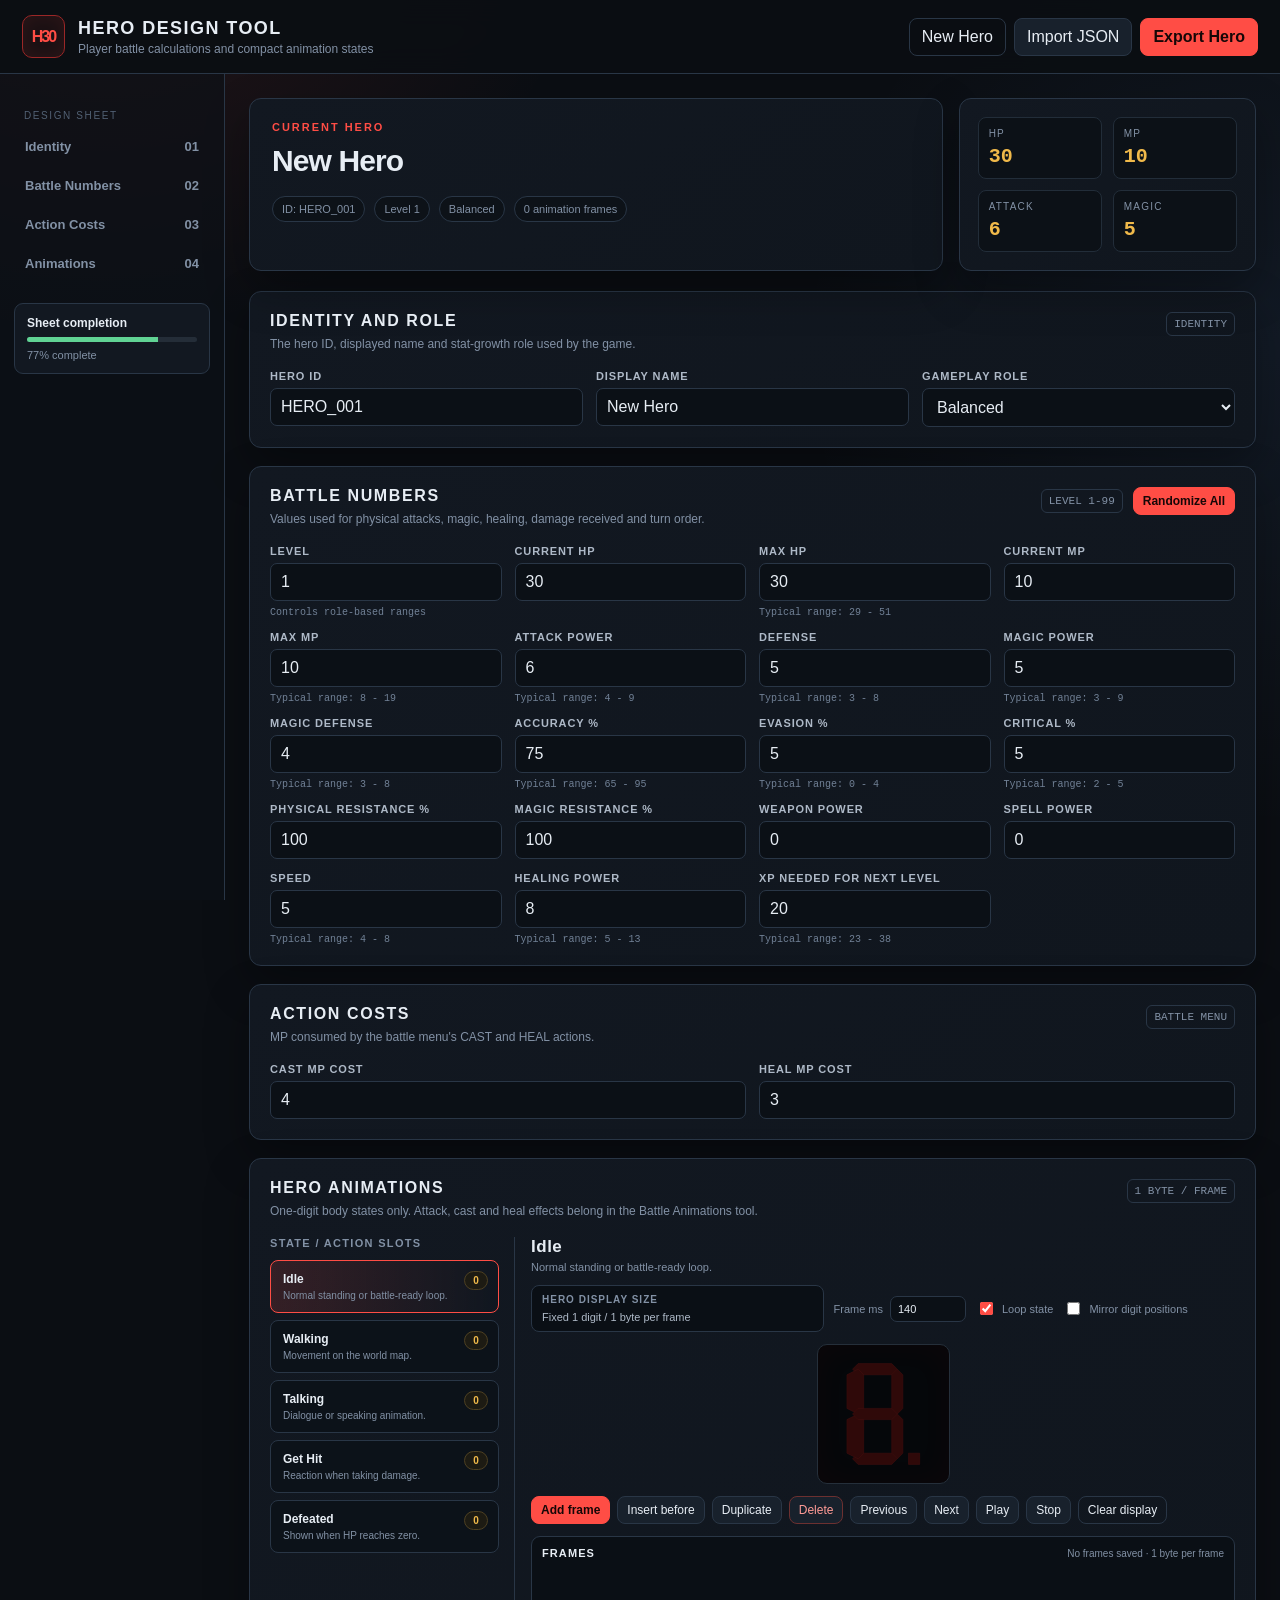
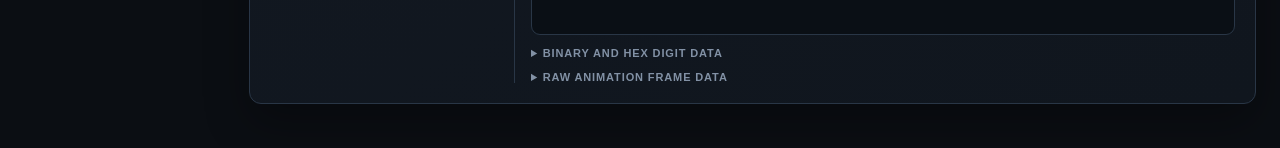
<file: References/Original_Tools/030_Hero_design_tool.html>
<!DOCTYPE html>
<html lang="en">
<head>
<meta charset="utf-8">
<meta name="viewport" content="width=device-width, initial-scale=1">
<title>Hero Design Tool - DIGI-boy</title>
<style>
:root{
  --bg:#0b0e13;
  --panel:#121821;
  --panel2:#18212c;
  --line:#293646;
  --text:#e7edf4;
  --muted:#8291a5;
  --red:#ff4d45;
  --red2:#9b2727;
  --gold:#f0b94a;
  --green:#60d394;
  --blue:#65a9ff;
  --shadow:0 18px 45px rgba(0,0,0,.3);
}
*{box-sizing:border-box}
html{scroll-behavior:smooth}
body{
  margin:0;
  color:var(--text);
  background:
    radial-gradient(circle at 8% -10%,rgba(255,77,69,.13),transparent 32rem),
    radial-gradient(circle at 100% 20%,rgba(101,169,255,.08),transparent 30rem),
    var(--bg);
  font-family:Inter,Segoe UI,Arial,sans-serif;
}
button,input,select,textarea{font:inherit}
button{cursor:pointer}
.appHeader{
  position:sticky;
  top:0;
  z-index:30;
  display:flex;
  justify-content:space-between;
  gap:20px;
  align-items:center;
  padding:15px 22px;
  border-bottom:1px solid var(--line);
  background:rgba(11,14,19,.94);
  backdrop-filter:blur(14px);
}
.brand{display:flex;align-items:center;gap:13px;min-width:0}
.brandMark{
  width:43px;height:43px;display:grid;place-items:center;
  border:1px solid var(--red2);border-radius:10px;
  color:var(--red);background:#1b1114;font-weight:900;letter-spacing:-2px;
  box-shadow:inset 0 0 18px rgba(255,77,69,.08);
}
.brand h1{font-size:18px;margin:0;letter-spacing:.08em;text-transform:uppercase}
.brand p{margin:3px 0 0;color:var(--muted);font-size:12px}
.headerActions{display:flex;flex-wrap:wrap;justify-content:flex-end;gap:8px}
.btn{
  border:1px solid var(--line);
  color:var(--text);
  background:var(--panel2);
  border-radius:8px;
  padding:9px 12px;
  transition:.15s ease;
}
.btn:hover{border-color:#53677e;transform:translateY(-1px)}
.btn.primary{background:var(--red);border-color:var(--red);color:#160707;font-weight:800}
.btn.ghost{background:transparent}
.btn.danger{color:#ff9b96;border-color:#6c3030}
.btn.small{padding:6px 9px;font-size:12px}
.workspace{display:grid;grid-template-columns:225px minmax(0,1fr);min-height:calc(100vh - 74px)}
.sideNav{
  position:sticky;top:74px;height:calc(100vh - 74px);overflow:auto;
  padding:20px 14px;border-right:1px solid var(--line);background:rgba(13,17,23,.65)
}
.sideNav a{
  display:flex;justify-content:space-between;align-items:center;
  color:var(--muted);text-decoration:none;padding:10px 11px;border-radius:7px;
  margin-bottom:4px;font-size:13px;font-weight:700;
}
.sideNav a:hover{color:var(--text);background:var(--panel2)}
.sideNav .navLabel{margin:16px 10px 8px;color:#526174;font-size:10px;letter-spacing:.16em;text-transform:uppercase}
.sideStatus{margin-top:22px;padding:12px;border:1px solid var(--line);border-radius:9px;background:var(--panel)}
.sideStatus strong{display:block;font-size:12px;margin-bottom:7px}
.meter{height:5px;background:#242d38;border-radius:10px;overflow:hidden}
.meter span{display:block;width:0;height:100%;background:var(--green);transition:width .2s}
#completionText{color:var(--muted);font-size:11px;margin-top:7px}
main{min-width:0;padding:24px;max-width:1600px;width:100%;margin:0 auto}
.hero{
  display:grid;grid-template-columns:minmax(0,1.4fr) minmax(280px,.6fr);gap:16px;margin-bottom:20px
}
.heroCard,.summaryCard,.section{
  border:1px solid var(--line);border-radius:12px;background:linear-gradient(145deg,var(--panel),#10161e);
  box-shadow:var(--shadow);
}
.heroCard{padding:22px}
.eyebrow{color:var(--red);text-transform:uppercase;font-size:11px;font-weight:900;letter-spacing:.18em}
.heroTitle{display:flex;gap:10px;align-items:center;flex-wrap:wrap;margin-top:8px}
.heroTitle input{
  flex:1 1 280px;min-width:0;width:100%;font-size:30px;font-weight:850;letter-spacing:-.03em;
  color:var(--text);border:0;border-bottom:1px solid transparent;background:transparent;padding:3px 0
}
.heroTitle input:focus{outline:0;border-color:var(--red)}
.nameActions{display:flex;gap:7px;flex:0 0 auto}
.nameActions .btn{white-space:nowrap}
.heroMeta{display:flex;gap:9px;flex-wrap:wrap;margin-top:14px}
.chip{padding:6px 9px;border:1px solid var(--line);border-radius:999px;color:var(--muted);font-size:11px;background:#0d1218}
.summaryCard{padding:18px;display:grid;grid-template-columns:repeat(2,1fr);gap:11px}
.summaryStat{padding:10px;border-radius:8px;background:#0c1117;border:1px solid #222d39}
.summaryStat span{display:block;color:var(--muted);font-size:10px;text-transform:uppercase;letter-spacing:.12em}
.summaryStat strong{display:block;margin-top:6px;font-family:Consolas,monospace;font-size:20px;color:var(--gold)}
.section{padding:20px;margin-bottom:18px;scroll-margin-top:94px}
.sectionHead{display:flex;justify-content:space-between;gap:16px;align-items:flex-start;margin-bottom:17px}
.sectionHead h2{font-size:16px;margin:0;text-transform:uppercase;letter-spacing:.1em}
.sectionHead p{margin:5px 0 0;color:var(--muted);font-size:12px;line-height:1.5}
.sectionTag{flex:0 0 auto;color:var(--muted);font-family:Consolas,monospace;font-size:11px;border:1px solid var(--line);border-radius:6px;padding:5px 7px}
.grid{display:grid;gap:13px}
.cols2{grid-template-columns:repeat(2,minmax(0,1fr))}
.cols3{grid-template-columns:repeat(3,minmax(0,1fr))}
.cols4{grid-template-columns:repeat(4,minmax(0,1fr))}
.cols6{grid-template-columns:repeat(6,minmax(0,1fr))}
.field{display:flex;flex-direction:column;gap:6px;min-width:0}
.field.wide{grid-column:1/-1}
.field label,.groupLabel{color:#aeb9c7;font-size:11px;font-weight:800;text-transform:uppercase;letter-spacing:.08em}
.hint{font-size:10px;color:#657386;font-weight:500;text-transform:none;letter-spacing:0}
.rangeHint{color:#718196;font-size:10px;font-family:Consolas,monospace}
.battleActions{display:flex;align-items:center;gap:10px;flex-wrap:wrap}
input,select,textarea{
  width:100%;min-width:0;color:var(--text);background:#0b1016;border:1px solid var(--line);
  border-radius:7px;padding:9px 10px;outline:none
}
input:focus,select:focus,textarea:focus{border-color:var(--red);box-shadow:0 0 0 2px rgba(255,77,69,.1)}
input[type="checkbox"]{width:auto;accent-color:var(--red)}
textarea{resize:vertical;min-height:100px;line-height:1.45}
.subPanel{padding:15px;border:1px solid #263240;background:#0e141c;border-radius:9px}
.subPanel h3{margin:0 0 13px;font-size:12px;color:var(--gold);text-transform:uppercase;letter-spacing:.1em}
.formulaStrip{
  display:grid;grid-template-columns:repeat(3,minmax(0,1fr));gap:10px;margin-top:14px
}
.formula{
  padding:12px;border:1px solid var(--line);border-radius:8px;background:#090d12
}
.formula span{color:var(--muted);font-size:10px;text-transform:uppercase}
.formula strong{display:block;margin:5px 0 3px;color:var(--green);font-size:19px}
.formula code{color:#68778a;font-size:10px;white-space:normal}
.dropTable{width:100%;border-collapse:separate;border-spacing:0 7px}
.dropTable th{text-align:left;color:var(--muted);font-size:10px;text-transform:uppercase;letter-spacing:.09em;padding:0 6px}
.dropTable td{padding:0 4px}
.dropTable input,.dropTable select{padding:8px}
.dropTable .checkCell{text-align:center}
.dropTable .removeCell{width:44px}
.emptyState{padding:22px;text-align:center;color:var(--muted);border:1px dashed var(--line);border-radius:8px}
.animationShell{display:grid;grid-template-columns:245px minmax(0,1fr);gap:16px}
.statePanel{border-right:1px solid var(--line);padding-right:15px}
.statePanel h3,.editorPanel h3{font-size:11px;color:var(--muted);text-transform:uppercase;letter-spacing:.12em;margin:0 0 11px}
.stateGrid{display:grid;gap:7px}
.stateCard{
  position:relative;width:100%;text-align:left;padding:11px 12px;border:1px solid var(--line);
  background:#0c1219;color:var(--text);border-radius:8px
}
.stateCard:hover{border-color:#4c6077}
.stateCard.active{border-color:var(--red);background:linear-gradient(90deg,rgba(255,77,69,.15),#101720)}
.stateCard strong{display:block;font-size:12px}
.stateCard span{display:block;color:var(--muted);font-size:10px;margin-top:4px}
.stateCard b{
  position:absolute;right:10px;top:10px;min-width:24px;padding:3px 6px;text-align:center;
  color:var(--gold);background:#1d1b13;border:1px solid #4d4022;border-radius:999px;font-size:10px
}
.editorPanel{min-width:0}
.animTopbar{display:flex;align-items:center;justify-content:space-between;gap:12px;flex-wrap:wrap;margin-bottom:12px}
.animTitle h3{font-size:17px;color:var(--text);letter-spacing:.03em;text-transform:none;margin:0}
.animTitle p{margin:4px 0 0;color:var(--muted);font-size:11px}
.animOptions{display:flex;align-items:center;gap:10px;flex-wrap:wrap}
.sizeChoices{
  display:flex;flex-wrap:wrap;gap:6px;padding:8px 10px;border:1px solid var(--line);
  border-radius:8px;background:#0a0f15
}
.sizeChoices strong{width:100%;color:var(--muted);font-size:10px;text-transform:uppercase;letter-spacing:.1em}
.sizeChoice{display:flex;align-items:center;gap:5px;color:#aeb9c7;font-size:11px;white-space:nowrap}
.inlineCheck{display:flex;align-items:center;gap:6px;color:var(--muted);font-size:11px}
.inlineNumber{display:flex;align-items:center;gap:7px;color:var(--muted);font-size:11px}
.inlineNumber input{width:76px;padding:6px 7px}
.displayArea{
  overflow:auto;padding:13px;background:#05070a;border:1px solid #252f3a;border-radius:10px;
  box-shadow:inset 0 0 35px rgba(255,0,0,.035)
}
#digitPane{
  display:grid;grid-template-columns:repeat(8,minmax(42px,1fr));gap:5px;min-width:420px;max-width:780px;margin:0 auto
}
.digitSvg{display:block;width:100%;height:auto;max-height:112px}
.digitSvg.digitHidden{display:none}
.segOff{fill:#2f0909;stroke:#4a1111;stroke-width:.08}
.segOn{fill:var(--red);stroke:#ff766f;stroke-width:.08;filter:drop-shadow(0 0 2px rgba(255,50,45,.65))}
.digitSvg polygon{cursor:pointer;transition:fill .08s}
.digitSvg:hover{background:rgba(255,255,255,.015)}
.frameControls{display:flex;flex-wrap:wrap;gap:7px;margin:12px 0}
.timelineWrap{border:1px solid var(--line);border-radius:9px;background:#0a0f15;padding:10px}
.timelineHead{display:flex;justify-content:space-between;align-items:center;margin-bottom:8px}
.timelineHead strong{font-size:11px;text-transform:uppercase;letter-spacing:.1em}
.timelineHead span{color:var(--muted);font-size:10px}
#timeline{display:flex;gap:7px;overflow:auto;min-height:57px;padding-bottom:3px}
.frameChip{
  flex:0 0 70px;min-height:50px;border:1px solid var(--line);border-radius:7px;background:#121923;color:var(--text);padding:6px
}
.frameChip.active{border-color:var(--gold);box-shadow:0 0 0 1px rgba(240,185,74,.25)}
.frameChip.dragging{opacity:.35}
.frameChip.dragTarget{border-color:var(--blue);box-shadow:0 0 0 1px rgba(101,169,255,.3)}
.frameChip strong{display:block;color:var(--gold);font-size:10px}
.frameChip code{display:block;color:#7f8da0;font-size:8px;margin-top:5px;overflow:hidden;white-space:nowrap}
.digitData{margin-top:12px}
.digitData summary,.rawData summary{
  cursor:pointer;color:var(--muted);font-size:11px;font-weight:800;text-transform:uppercase;letter-spacing:.08em
}
.digitTableWrap{overflow:auto;max-height:330px;margin-top:10px;border:1px solid var(--line);border-radius:8px}
.digitTable{width:100%;border-collapse:collapse;font-family:Consolas,monospace;font-size:11px}
.digitTable th{position:sticky;top:0;background:#17202b;color:#93a0b1;text-align:left}
.digitTable td,.digitTable th{border-bottom:1px solid #222d39;padding:6px}
.digitTable input{padding:5px 7px;font-family:inherit}
.rawData{margin-top:12px}
.rawData textarea{margin-top:9px;min-height:145px;font-family:Consolas,monospace;font-size:11px}
.statusBar{
  position:fixed;right:18px;bottom:16px;z-index:40;max-width:420px;
  color:#c8d4df;background:#18232d;border:1px solid #35485a;border-radius:8px;
  padding:10px 13px;font-size:11px;box-shadow:var(--shadow);opacity:0;transform:translateY(8px);
  pointer-events:none;transition:.2s ease
}
.statusBar.show{opacity:1;transform:translateY(0)}
.statusBar.error{border-color:#7a3333;color:#ffaaa5}
.srOnly{position:absolute;width:1px;height:1px;padding:0;margin:-1px;overflow:hidden;clip:rect(0,0,0,0);white-space:nowrap;border:0}
@media(max-width:1050px){
  .workspace{grid-template-columns:1fr}.sideNav{display:none}
  .animationShell{grid-template-columns:1fr}.statePanel{border-right:0;border-bottom:1px solid var(--line);padding:0 0 15px}
  .stateGrid{grid-template-columns:repeat(3,minmax(0,1fr))}
}
@media(max-width:760px){
  .appHeader{position:relative;align-items:flex-start}.headerActions{justify-content:flex-start}
  .workspace{min-height:0}main{padding:14px}
  .hero{grid-template-columns:1fr}.cols2,.cols3,.cols4,.cols6{grid-template-columns:repeat(2,minmax(0,1fr))}
  .formulaStrip{grid-template-columns:1fr}.stateGrid{grid-template-columns:repeat(2,minmax(0,1fr))}
  .dropTable{min-width:820px}.dropTableWrap{overflow:auto}
}
@media(max-width:500px){
  .appHeader{display:block}.headerActions{margin-top:12px}
  .cols2,.cols3,.cols4,.cols6{grid-template-columns:1fr}
  .summaryCard{grid-template-columns:repeat(2,1fr)}.stateGrid{grid-template-columns:1fr}
}
</style>
</head>
<body>
<header class="appHeader">
  <div class="brand">
    <div class="brandMark">H30</div>
    <div>
      <h1>Hero Design Tool</h1>
      <p>Player battle calculations and compact animation states</p>
    </div>
  </div>
  <div class="headerActions">
    <button class="btn ghost" type="button" id="newMonsterButton">New Hero</button>
    <button class="btn" type="button" id="importButton">Import JSON</button>
    <button class="btn primary" type="button" id="exportButton">Export Hero</button>
    <input class="srOnly" id="importFile" type="file" accept=".json,application/json">
  </div>
</header>

<div class="workspace">
  <nav class="sideNav" aria-label="Hero design sections">
    <div class="navLabel">Design Sheet</div>
    <a href="#identity">Identity <span>01</span></a>
    <a href="#stats">Battle Numbers <span>02</span></a>
    <a href="#actions">Action Costs <span>03</span></a>
    <a href="#animations">Animations <span>04</span></a>
    <div class="sideStatus">
      <strong>Sheet completion</strong>
      <div class="meter"><span id="completionMeter"></span></div>
      <div id="completionText">0% complete</div>
    </div>
  </nav>

  <main>
    <div class="hero">
      <div class="heroCard">
        <div class="eyebrow">Current hero</div>
        <div class="heroTitle">
          <input id="heroName" aria-label="Hero name" data-field="identity.name" value="New Hero">
        </div>
        <div class="heroMeta">
          <span class="chip" id="heroId">ID: HERO_001</span>
          <span class="chip" id="heroLevel">Level 1</span>
          <span class="chip" id="heroRole">Balanced</span>
          <span class="chip" id="heroAnimCount">0 animation frames</span>
        </div>
      </div>
      <div class="summaryCard">
        <div class="summaryStat"><span>HP</span><strong id="summaryHp">30</strong></div>
        <div class="summaryStat"><span>MP</span><strong id="summaryMp">10</strong></div>
        <div class="summaryStat"><span>Attack</span><strong id="summaryAttack">6</strong></div>
        <div class="summaryStat"><span>Magic</span><strong id="summaryMagic">5</strong></div>
      </div>
    </div>

    <section class="section" id="identity">
      <div class="sectionHead">
        <div><h2>Identity And Role</h2><p>The hero ID, displayed name and stat-growth role used by the game.</p></div>
        <span class="sectionTag">IDENTITY</span>
      </div>
      <div class="grid cols3">
        <div class="field"><label for="monsterId">Hero ID</label><input id="monsterId" data-field="identity.id" value="HERO_001"></div>
        <div class="field"><label for="monsterName">Display name</label><input id="monsterName" data-field="identity.name" value="New Hero"></div>
        <div class="field"><label for="heroRoleSelect">Gameplay role</label>
          <select id="heroRoleSelect" data-field="identity.role">
            <option>Balanced</option><option>Fighter</option><option>Mage</option><option>Healer</option><option>Swift</option>
          </select>
        </div>
      </div>
    </section>

    <section class="section" id="stats">
      <div class="sectionHead">
        <div><h2>Battle Numbers</h2><p>Values used for physical attacks, magic, healing, damage received and turn order.</p></div>
        <div class="battleActions">
          <span class="sectionTag">LEVEL 1-99</span>
          <button class="btn primary small" type="button" id="randomizeAllButton">Randomize All</button>
        </div>
      </div>
      <div class="grid cols4">
        <div class="field"><label>Level</label><input id="monsterLevel" type="number" min="1" max="99" data-field="stats.level" value="1"><span class="rangeHint">Controls role-based ranges</span></div>
        <div class="field"><label>Current HP</label><input type="number" min="0" max="999" data-field="stats.currentHP" value="30"></div>
        <div class="field"><label>Max HP</label><input type="number" min="1" max="999" data-field="stats.maxHP" value="30"><span class="rangeHint" id="maxHPRange"></span></div>
        <div class="field"><label>Current MP</label><input type="number" min="0" max="999" data-field="stats.currentMP" value="10"></div>
        <div class="field"><label>Max MP</label><input type="number" min="0" max="999" data-field="stats.maxMP" value="10"><span class="rangeHint" id="maxMPRange"></span></div>
        <div class="field"><label>Attack power</label><input type="number" min="0" max="255" data-field="stats.attackPower" value="6"><span class="rangeHint" id="attackPowerRange"></span></div>
        <div class="field"><label>Defense</label><input type="number" min="0" max="255" data-field="stats.defense" value="5"><span class="rangeHint" id="defenseRange"></span></div>
        <div class="field"><label>Magic power</label><input type="number" min="0" max="255" data-field="stats.magicPower" value="5"><span class="rangeHint" id="magicPowerRange"></span></div>
        <div class="field"><label>Magic defense</label><input type="number" min="0" max="255" data-field="stats.magicDefense" value="4"><span class="rangeHint" id="magicDefenseRange"></span></div>
        <div class="field"><label>Accuracy %</label><input type="number" min="0" max="100" data-field="stats.accuracy" value="75"><span class="rangeHint" id="accuracyRange"></span></div>
        <div class="field"><label>Evasion %</label><input type="number" min="0" max="100" data-field="stats.evasion" value="5"><span class="rangeHint" id="evasionRange"></span></div>
        <div class="field"><label>Critical %</label><input type="number" min="0" max="100" data-field="stats.criticalChance" value="5"><span class="rangeHint" id="criticalChanceRange"></span></div>
        <div class="field"><label>Physical resistance %</label><input type="number" min="0" max="200" data-field="stats.resistancePhysical" value="100"></div>
        <div class="field"><label>Magic resistance %</label><input type="number" min="0" max="200" data-field="stats.resistanceMagic" value="100"></div>
        <div class="field"><label>Weapon power</label><input type="number" min="0" max="255" data-field="stats.weaponPower" value="0"></div>
        <div class="field"><label>Spell power</label><input type="number" min="0" max="255" data-field="stats.spellPower" value="0"></div>
        <div class="field"><label>Speed</label><input type="number" min="0" max="255" data-field="stats.speed" value="5"><span class="rangeHint" id="speedRange"></span></div>
        <div class="field"><label>Healing power</label><input type="number" min="0" max="255" data-field="stats.healPower" value="8"><span class="rangeHint" id="healPowerRange"></span></div>
        <div class="field"><label>XP needed for next level</label><input type="number" min="0" max="65535" data-field="stats.xpNext" value="20"><span class="rangeHint" id="xpNextRange"></span></div>
      </div>
    </section>

    <section class="section" id="actions">
      <div class="sectionHead">
        <div><h2>Action Costs</h2><p>MP consumed by the battle menu's CAST and HEAL actions.</p></div>
        <span class="sectionTag">BATTLE MENU</span>
      </div>
      <div class="grid cols2">
        <div class="field"><label>Cast MP cost</label><input type="number" min="0" max="9999" data-field="actions.castMpCost" value="4"></div>
        <div class="field"><label>Heal MP cost</label><input type="number" min="0" max="9999" data-field="actions.healMpCost" value="3"></div>
      </div>
    </section>

    <section class="section" id="animations">
      <div class="sectionHead">
        <div><h2>Hero Animations</h2><p>One-digit body states only. Attack, cast and heal effects belong in the Battle Animations tool.</p></div>
        <span class="sectionTag" id="sizeByteTag">1 BYTE / FRAME</span>
      </div>
      <div class="animationShell">
        <aside class="statePanel">
          <h3>State / action slots</h3>
          <div class="stateGrid" id="stateGrid"></div>
        </aside>
        <div class="editorPanel">
          <div class="animTopbar">
            <div class="animTitle"><h3 id="currentStateTitle">Idle</h3><p id="currentStateDescription">Default breathing or waiting loop.</p></div>
            <div class="animOptions">
              <div class="sizeChoices" id="sizeChoices">
                <strong>Hero display size</strong>
                <span class="sizeChoice">Fixed 1 digit / 1 byte per frame</span>
              </div>
              <label class="inlineNumber">Frame ms <input id="frameDuration" type="number" min="20" max="5000" step="10" value="140"></label>
              <label class="inlineCheck"><input type="checkbox" id="loopAnimation" checked> Loop state</label>
              <label class="inlineCheck"><input type="checkbox" id="mirrorDigitPosition"> Mirror digit positions</label>
            </div>
          </div>

          <div class="displayArea"><div id="digitPane" aria-label="24 digit seven segment editor"></div></div>

          <div class="frameControls">
            <button class="btn primary small" type="button" id="saveFrameButton">Add frame</button>
            <button class="btn small" type="button" id="insertFrameButton">Insert before</button>
            <button class="btn small" type="button" id="duplicateFrameButton">Duplicate</button>
            <button class="btn danger small" type="button" id="deleteFrameButton">Delete</button>
            <button class="btn small" type="button" id="previousFrameButton">Previous</button>
            <button class="btn small" type="button" id="nextFrameButton">Next</button>
            <button class="btn small" type="button" id="playButton">Play</button>
            <button class="btn small" type="button" id="stopButton">Stop</button>
            <button class="btn ghost small" type="button" id="clearDisplayButton">Clear display</button>
          </div>

          <div class="timelineWrap">
            <div class="timelineHead"><strong>Frames</strong><span id="timelineStatus">No frames saved</span></div>
            <div id="timeline"></div>
          </div>

          <details class="digitData">
            <summary>Binary and hex digit data</summary>
            <div class="digitTableWrap">
              <table class="digitTable">
                <thead><tr><th>Digit</th><th>Binary</th><th>Hex</th></tr></thead>
                <tbody id="digitRows"></tbody>
              </table>
            </div>
          </details>

          <details class="rawData">
            <summary>Raw animation frame data</summary>
            <textarea id="rawFrames" spellcheck="false" aria-label="Raw animation frame data"></textarea>
            <button class="btn small" type="button" id="applyRawButton">Apply raw data to this state</button>
          </details>
        </div>
      </div>
    </section>

  </main>
</div>

<div class="statusBar" id="statusBar" role="status"></div>

<script>
(function(){
"use strict";

var DIGITS=24;
var STORAGE_KEY="digiboy_hero_designer_v1";
var stateDefinitions=[
  {id:"idle",name:"Idle",description:"Normal standing or battle-ready loop.",loop:true},
  {id:"walk",name:"Walking",description:"Movement on the world map.",loop:true},
  {id:"speak",name:"Talking",description:"Dialogue or speaking animation.",loop:true},
  {id:"hit",name:"Get Hit",description:"Reaction when taking damage.",loop:false},
  {id:"defeated",name:"Defeated",description:"Shown when HP reaches zero.",loop:false}
];
var defaultMonster={
  identity:{id:"HERO_001",name:"New Hero",role:"Balanced"},
  stats:{
    level:1,currentHP:30,maxHP:30,currentMP:10,maxMP:10,attackPower:6,magicPower:5,
    defense:5,magicDefense:4,accuracy:75,evasion:5,criticalChance:5,
    resistancePhysical:100,resistanceMagic:100,weaponPower:0,spellPower:0,
    speed:5,healPower:8,xpNext:20
  },
  actions:{castMpCost:4,healMpCost:3},
  size:"normal",
};
var sizeDefinitions={
  normal:{label:"1 Digit Hero",width:1,height:1,indices:[0]}
};
var monster=deepClone(defaultMonster);
var animations=createDefaultAnimations();
var currentStateId="idle";
var currentFrameIndex=-1;
var stopPlayback=false;
var saveTimer=null;
var statusTimer=null;
var levelGrowthTimer=null;
var frameClipboard=null;
var draggedFrameIndex=-1;

var pane=document.getElementById("digitPane");
var digitRows=document.getElementById("digitRows");
var stateGrid=document.getElementById("stateGrid");
var timeline=document.getElementById("timeline");
var rawFrames=document.getElementById("rawFrames");

function deepClone(value){return JSON.parse(JSON.stringify(value));}

function createDefaultAnimations(){
  var result={};
  stateDefinitions.forEach(function(def){
    result[def.id]={frames:[],frameDuration:140,loop:def.loop};
  });
  return result;
}

function mergeDeep(target,source){
  if(!source || typeof source!=="object") return target;
  Object.keys(source).forEach(function(key){
    if(source[key] && typeof source[key]==="object" && !Array.isArray(source[key])){
      if(!target[key] || typeof target[key]!=="object") target[key]={};
      mergeDeep(target[key],source[key]);
    }else{
      target[key]=source[key];
    }
  });
  return target;
}

function getPath(object,path){
  return path.split(".").reduce(function(value,key){return value==null?undefined:value[key];},object);
}

function setPath(object,path,value){
  var keys=path.split(".");
  var cursor=object;
  keys.slice(0,-1).forEach(function(key){
    if(!cursor[key] || typeof cursor[key]!=="object") cursor[key]={};
    cursor=cursor[key];
  });
  cursor[keys[keys.length-1]]=value;
}

function inputValue(input){
  if(input.type==="checkbox") return input.checked;
  if(input.type==="number") return input.value===""?0:Number(input.value);
  return input.value;
}

function setInputValue(input,value){
  if(input.type==="checkbox") input.checked=Boolean(value);
  else input.value=value==null?"":value;
}

function currentSize(){
  return sizeDefinitions[monster.size]||sizeDefinitions.normal;
}

function compactToFull(frame,size){
  var full=new Array(DIGITS).fill(0);
  var definition=sizeDefinitions[size]||sizeDefinitions.normal;
  if(Array.isArray(frame) && frame.length>DIGITS/2){
    return frame.slice(0,DIGITS).map(clampByte).concat(new Array(Math.max(0,DIGITS-frame.length)).fill(0)).slice(0,DIGITS);
  }
  definition.indices.forEach(function(index,position){
    full[index]=clampByte(frame && frame[position]);
  });
  return full;
}

function fullToCompact(frame,size){
  var definition=sizeDefinitions[size]||sizeDefinitions.normal;
  return definition.indices.map(function(index){return clampByte(frame[index]);});
}

function updateSizeDisplay(){
  var definition=currentSize();
  Array.from(document.querySelectorAll("[data-monster-size]")).forEach(function(input){
    input.checked=input.dataset.monsterSize===monster.size;
  });
  for(var index=0;index<DIGITS;index+=1){
    var active=definition.indices.indexOf(index)!==-1;
    pane.children[index].classList.toggle("digitHidden",!active);
    var row=document.getElementById("bin"+index).closest("tr");
    if(row) row.style.display=active?"":"none";
  }
  pane.style.gridTemplateColumns="repeat("+definition.width+", minmax(70px, 95px))";
  pane.style.minWidth="0";
  pane.style.maxWidth=(definition.width*100)+"px";
  var displayArea=pane.closest(".displayArea");
  displayArea.style.width="min(100%, "+(definition.width*105+28)+"px)";
  displayArea.style.margin="0 auto";
  document.getElementById("sizeByteTag").textContent=definition.indices.length+" BYTE"+(definition.indices.length===1?"":"S")+" / FRAME";
}

function changeMonsterSize(newSize){
  if(!sizeDefinitions[newSize] || newSize===monster.size){updateSizeDisplay();return;}
  var oldSize=monster.size;
  Object.keys(animations).forEach(function(stateId){
    animations[stateId].frames=animations[stateId].frames.map(function(frame){
      return fullToCompact(compactToFull(frame,oldSize),newSize);
    });
  });
  monster.size=newSize;
  currentFrameIndex=-1;
  updateSizeDisplay();
  if(animations[currentStateId].frames.length) showFrame(0); else clearDisplay();
  animationChanged(sizeDefinitions[newSize].label+" size selected: "+sizeDefinitions[newSize].indices.length+" bytes per frame");
}

function digitSVG(index){
  return '<svg class="digitSvg" viewBox="-1 -1 14 20" data-digit="'+index+'" role="img" aria-label="Digit '+index+'">'+
    '<polygon data-seg="a" class="segOff" points="1,1 2,0 8,0 9,1 8,2 2,2"/>'+
    '<polygon data-seg="b" class="segOff" points="9,1 10,2 10,8 9,9 8,8 8,2"/>'+
    '<polygon data-seg="c" class="segOff" points="9,9 10,10 10,16 9,17 8,16 8,10"/>'+
    '<polygon data-seg="d" class="segOff" points="9,17 8,18 2,18 1,17 2,16 8,16"/>'+
    '<polygon data-seg="e" class="segOff" points="2,17 0,16 0,10 2,9 3,10 3,16"/>'+
    '<polygon data-seg="f" class="segOff" points="2,9 0,8 0,2 2,1 3,2 3,8"/>'+
    '<polygon data-seg="g" class="segOff" points="1,9 2,8 8,8 9,9 8,10 2,10"/>'+
    '<polygon data-seg="dp" class="segOff" points="11,16 13,16 13,18 11,18"/>'+
  '</svg>';
}

function buildAnimator(){
  var digitHtml="";
  var rowHtml="";
  for(var i=0;i<DIGITS;i+=1){
    digitHtml+=digitSVG(i);
    rowHtml+='<tr><td>'+i+'</td><td><input id="bin'+i+'" value="00000000" maxlength="8" aria-label="Digit '+i+' binary"></td><td><input id="hex'+i+'" value="00" maxlength="2" aria-label="Digit '+i+' hex"></td></tr>';
  }
  pane.innerHTML=digitHtml;
  digitRows.innerHTML=rowHtml;

  pane.addEventListener("click",function(event){
    var segment=event.target.closest("[data-seg]");
    if(!segment) return;
    segment.setAttribute("class",segment.getAttribute("class")==="segOn"?"segOff":"segOn");
    syncFromDisplay();
    saveEditedFrame();
  });

  for(var d=0;d<DIGITS;d+=1){
    (function(index){
      document.getElementById("bin"+index).addEventListener("input",function(){binaryChanged(index);});
      document.getElementById("hex"+index).addEventListener("input",function(){hexChanged(index);});
    })(d);
  }
}

function displayIndex(index){
  if(!document.getElementById("mirrorDigitPosition").checked) return index;
  var row=Math.floor(index/8);
  var column=index%8;
  var definition=currentSize();
  if(row<definition.height && column<definition.width){
    return row*8+(definition.width-1-column);
  }
  return index;
}

function valueFromDigit(index){
  var svg=pane.children[displayIndex(index)];
  var value=0;
  function on(segment){return svg.querySelector('[data-seg="'+segment+'"]').getAttribute("class")==="segOn";}
  if(on("g")) value|=1;
  if(on("f")) value|=2;
  if(on("e")) value|=4;
  if(on("d")) value|=8;
  if(on("c")) value|=16;
  if(on("b")) value|=32;
  if(on("a")) value|=64;
  if(on("dp")) value|=128;
  return value;
}

function setDigit(index,value){
  var map={g:0,f:1,e:2,d:3,c:4,b:5,a:6,dp:7};
  var svg=pane.children[displayIndex(index)];
  Object.keys(map).forEach(function(segment){
    svg.querySelector('[data-seg="'+segment+'"]').setAttribute("class",(value&(1<<map[segment]))?"segOn":"segOff");
  });
}

function syncFromDisplay(){
  for(var i=0;i<DIGITS;i+=1){
    var value=valueFromDigit(i);
    document.getElementById("hex"+i).value=value.toString(16).toUpperCase().padStart(2,"0");
    document.getElementById("bin"+i).value=value.toString(2).padStart(8,"0");
  }
}

function binaryChanged(index){
  var input=document.getElementById("bin"+index);
  var binary=input.value.replace(/[^01]/g,"").padStart(8,"0").slice(-8);
  var value=parseInt(binary,2);
  input.value=binary;
  document.getElementById("hex"+index).value=value.toString(16).toUpperCase().padStart(2,"0");
  setDigit(index,value);
  saveEditedFrame();
}

function hexChanged(index){
  var input=document.getElementById("hex"+index);
  var hex=input.value.replace(/[^0-9a-f]/gi,"").padStart(2,"0").slice(-2);
  var value=parseInt(hex,16);
  input.value=hex.toUpperCase();
  document.getElementById("bin"+index).value=value.toString(2).padStart(8,"0");
  setDigit(index,value);
  saveEditedFrame();
}

function captureFrame(){
  return currentSize().indices.map(function(index){return valueFromDigit(index);});
}

function clearDisplay(){
  for(var i=0;i<DIGITS;i+=1) setDigit(i,0);
  syncFromDisplay();
}

function clearDisplayAndSave(){
  clearDisplay();
  saveEditedFrame();
}

function showFrame(index){
  var frames=animations[currentStateId].frames;
  if(!frames.length){currentFrameIndex=-1;clearDisplay();renderTimeline();return;}
  currentFrameIndex=Math.max(0,Math.min(index,frames.length-1));
  var full=compactToFull(frames[currentFrameIndex],monster.size);
  for(var i=0;i<DIGITS;i+=1) setDigit(i,full[i]);
  syncFromDisplay();
  renderTimeline();
}

function saveFrame(){
  var frames=animations[currentStateId].frames;
  frames.push(captureFrame());
  currentFrameIndex=frames.length-1;
  animationChanged("Frame added");
}

function saveEditedFrame(){
  var frames=animations[currentStateId].frames;
  if(currentFrameIndex<0 || !frames.length){
    frames.push(captureFrame());
    currentFrameIndex=0;
  }else{
    frames[currentFrameIndex]=captureFrame();
  }
  animationChanged();
}

function copySelectedFrame(){
  var frames=animations[currentStateId].frames;
  if(currentFrameIndex<0 || !frames.length){
    showStatus("Select a frame to copy",true);
    return false;
  }
  frameClipboard=frames[currentFrameIndex].slice();
  showStatus("Frame copied");
  return true;
}

function cutSelectedFrame(){
  if(!copySelectedFrame()) return;
  deleteFrame();
  showStatus("Frame cut");
}

function pasteFrame(){
  if(!frameClipboard){
    showStatus("No copied frame to paste",true);
    return;
  }
  var frames=animations[currentStateId].frames;
  var pasted=frameClipboard.slice(0,currentSize().indices.length);
  while(pasted.length<currentSize().indices.length) pasted.push(0);
  var insertAt=currentFrameIndex<0?frames.length:currentFrameIndex+1;
  frames.splice(insertAt,0,pasted);
  currentFrameIndex=insertAt;
  showFrame(currentFrameIndex);
  animationChanged("Frame pasted");
}

function moveFrame(fromIndex,toIndex){
  var frames=animations[currentStateId].frames;
  if(fromIndex<0 || toIndex<0 || fromIndex>=frames.length || toIndex>=frames.length || fromIndex===toIndex) return;
  var moved=frames.splice(fromIndex,1)[0];
  frames.splice(toIndex,0,moved);
  currentFrameIndex=toIndex;
  showFrame(currentFrameIndex);
  animationChanged("Frame order changed");
}

function handleFrameShortcuts(event){
  if(!(event.ctrlKey || event.metaKey) || event.altKey) return;
  var target=event.target;
  if(target && (target.matches("input, textarea, select") || target.isContentEditable)) return;
  var key=event.key.toLowerCase();
  if(key==="c"){
    event.preventDefault();
    copySelectedFrame();
  }else if(key==="x"){
    event.preventDefault();
    cutSelectedFrame();
  }else if(key==="v"){
    event.preventDefault();
    pasteFrame();
  }
}

function insertFrame(){
  var frames=animations[currentStateId].frames;
  var index=currentFrameIndex<0?0:currentFrameIndex;
  frames.splice(index,0,captureFrame());
  currentFrameIndex=index;
  animationChanged("Frame inserted");
}

function duplicateFrame(){
  var frames=animations[currentStateId].frames;
  if(currentFrameIndex<0 || !frames.length){showStatus("Select or add a frame first",true);return;}
  frames.splice(currentFrameIndex+1,0,frames[currentFrameIndex].slice());
  currentFrameIndex+=1;
  animationChanged("Frame duplicated");
}

function deleteFrame(){
  var frames=animations[currentStateId].frames;
  if(currentFrameIndex<0 || !frames.length) return;
  frames.splice(currentFrameIndex,1);
  if(!frames.length){currentFrameIndex=-1;clearDisplay();}
  else showFrame(Math.min(currentFrameIndex,frames.length-1));
  animationChanged("Frame deleted");
}

function animationChanged(message){
  renderStateCards();
  renderTimeline();
  renderRawFrames();
  updateSummary();
  queueSave();
  if(message) showStatus(message);
}

function renderStateCards(){
  stateGrid.innerHTML="";
  stateDefinitions.forEach(function(def){
    var state=animations[def.id];
    var button=document.createElement("button");
    button.type="button";
    button.className="stateCard"+(def.id===currentStateId?" active":"");
    button.dataset.state=def.id;
    var title=document.createElement("strong");
    title.textContent=def.name;
    var description=document.createElement("span");
    description.textContent=def.description;
    var count=document.createElement("b");
    count.textContent=state.frames.length;
    button.appendChild(title);
    button.appendChild(description);
    button.appendChild(count);
    stateGrid.appendChild(button);
  });
}

function selectState(id){
  if(!animations[id]) return;
  stopPlayback=true;
  currentStateId=id;
  currentFrameIndex=-1;
  var def=stateDefinitions.filter(function(item){return item.id===id;})[0];
  document.getElementById("currentStateTitle").textContent=def.name;
  document.getElementById("currentStateDescription").textContent=def.description;
  document.getElementById("frameDuration").value=animations[id].frameDuration;
  document.getElementById("loopAnimation").checked=animations[id].loop;
  renderStateCards();
  renderRawFrames();
  if(animations[id].frames.length) showFrame(0);
  else{clearDisplay();renderTimeline();}
}

function renderTimeline(){
  var frames=animations[currentStateId].frames;
  timeline.innerHTML="";
  var bytes=currentSize().indices.length;
  document.getElementById("timelineStatus").textContent=(frames.length?frames.length+" frame"+(frames.length===1?"":"s")+" saved":"No frames saved")+" · "+bytes+" byte"+(bytes===1?"":"s")+" per frame";
  frames.forEach(function(frame,index){
    var button=document.createElement("button");
    button.type="button";
    button.draggable=true;
    button.className="frameChip"+(index===currentFrameIndex?" active":"");
    button.dataset.frameIndex=index;
    var label=document.createElement("strong");
    label.textContent="FRAME "+String(index+1).padStart(2,"0");
    var sample=document.createElement("code");
    sample.textContent=frame.slice(0,5).map(hexByte).join(" ")+"...";
    button.appendChild(label);
    button.appendChild(sample);
    button.addEventListener("click",function(){showFrame(index);});
    button.addEventListener("dragstart",function(event){
      draggedFrameIndex=index;
      button.classList.add("dragging");
      event.dataTransfer.effectAllowed="move";
      event.dataTransfer.setData("text/plain",String(index));
    });
    button.addEventListener("dragover",function(event){
      event.preventDefault();
      event.dataTransfer.dropEffect="move";
      button.classList.add("dragTarget");
    });
    button.addEventListener("dragleave",function(){
      button.classList.remove("dragTarget");
    });
    button.addEventListener("drop",function(event){
      event.preventDefault();
      button.classList.remove("dragTarget");
      var from=draggedFrameIndex;
      if(from<0) from=Number(event.dataTransfer.getData("text/plain"));
      moveFrame(from,index);
    });
    button.addEventListener("dragend",function(){
      draggedFrameIndex=-1;
      Array.from(timeline.querySelectorAll(".frameChip")).forEach(function(chip){
        chip.classList.remove("dragging","dragTarget");
      });
    });
    timeline.appendChild(button);
  });
}

function renderRawFrames(){
  rawFrames.value=animations[currentStateId].frames.map(function(frame,index){
    return "{ "+frame.map(function(value){return "0x"+hexByte(value);}).join(", ")+" }, // Frame "+index;
  }).join("\n");
}

function applyRawFrames(){
  var byteCount=currentSize().indices.length;
  var matches=Array.from(rawFrames.value.matchAll(/\{([^}]*)\}/g));
  var parsed=matches.map(function(match){
    var values=match[1].split(",").map(function(item){return parseInt(item.trim(),0);}).filter(function(value){return !isNaN(value);}).slice(0,byteCount);
    while(values.length<byteCount) values.push(0);
    return values.map(clampByte);
  });
  animations[currentStateId].frames=parsed;
  currentFrameIndex=parsed.length?0:-1;
  if(parsed.length) showFrame(0); else clearDisplay();
  animationChanged(parsed.length+" frame"+(parsed.length===1?"":"s")+" applied");
}

function hexByte(value){return clampByte(value).toString(16).toUpperCase().padStart(2,"0");}
function clampByte(value){return Math.max(0,Math.min(255,Number(value)||0));}

async function playAnimation(){
  var state=animations[currentStateId];
  if(!state.frames.length){showStatus("This animation state has no frames yet",true);return;}
  stopPlayback=false;
  do{
    for(var i=0;i<state.frames.length;i+=1){
      if(stopPlayback) return;
      showFrame(i);
      await new Promise(function(resolve){setTimeout(resolve,Math.max(20,Number(state.frameDuration)||140));});
    }
  }while(state.loop && !stopPlayback);
}

function refreshMirror(){
  var values=[];
  for(var i=0;i<DIGITS;i+=1) values.push(parseInt(document.getElementById("hex"+i).value||"0",16)||0);
  for(var d=0;d<DIGITS;d+=1) setDigit(d,values[d]);
  syncFromDisplay();
}

function bindFields(){
  Array.from(document.querySelectorAll("[data-field]")).forEach(function(input){
    input.addEventListener("input",function(){
      setPath(monster,input.dataset.field,inputValue(input));
      if(input.dataset.field==="stats.level"){
        clearTimeout(levelGrowthTimer);
        levelGrowthTimer=setTimeout(function(){applyLevelGrowth(false);},350);
      }
      if(input.dataset.field==="identity.role") applyLevelGrowth(false);
      syncTwinNameFields(input);
      updateSummary();
      queueSave();
    });
    input.addEventListener("change",function(){
      setPath(monster,input.dataset.field,inputValue(input));
      if(input.dataset.field==="stats.level"){
        clearTimeout(levelGrowthTimer);
        applyLevelGrowth(false);
      }
      if(input.dataset.field==="identity.role") applyLevelGrowth(false);
      updateSummary();
      queueSave();
    });
  });
}

function syncTwinNameFields(source){
  if(source.dataset.field!=="identity.name") return;
  Array.from(document.querySelectorAll('[data-field="identity.name"]')).forEach(function(input){
    if(input!==source) input.value=source.value;
  });
}

function populateFields(){
  Array.from(document.querySelectorAll("[data-field]")).forEach(function(input){
    setInputValue(input,getPath(monster,input.dataset.field));
  });
}

function numberAt(path,fallback){
  var value=Number(getPath(monster,path));
  return isFinite(value)?value:(fallback||0);
}

function firstNumberAt(object,paths,fallback){
  for(var i=0;i<paths.length;i+=1){
    var value=Number(getPath(object,paths[i]));
    if(isFinite(value)) return value;
  }
  return fallback;
}

function clampLevel(level){
  return Math.max(1,Math.min(99,Math.round(Number(level)||1)));
}

function battleRanges(level){
  level=clampLevel(level);
  var role=monster.identity.role||"Balanced";
  var roleMultipliers={
    Balanced:{maxHP:1,maxMP:1,attackPower:1,defense:1,magicPower:1,magicDefense:1,speed:1,healPower:1},
    Fighter:{maxHP:1.35,maxMP:.55,attackPower:1.35,defense:1.25,magicPower:.55,magicDefense:.8,speed:.9,healPower:.55},
    Mage:{maxHP:.75,maxMP:1.55,attackPower:.65,defense:.7,magicPower:1.5,magicDefense:1.25,speed:.95,healPower:1},
    Healer:{maxHP:.9,maxMP:1.4,attackPower:.65,defense:.85,magicPower:1.15,magicDefense:1.4,speed:.9,healPower:1.6},
    Swift:{maxHP:.85,maxMP:.9,attackPower:1.05,defense:.8,magicPower:.85,magicDefense:.85,speed:1.55,healPower:.75}
  };
  var m=roleMultipliers[role]||roleMultipliers.Balanced;
  function range(baseMin,baseMax,multiplier,cap){
    cap=cap||999;
    return {min:Math.min(cap,Math.max(0,Math.round(baseMin*multiplier))),max:Math.min(cap,Math.max(1,Math.round(baseMax*multiplier)))};
  }
  return {
    maxHP:range(22+level*7,38+level*13,m.maxHP,999),
    maxMP:range(6+level*2,14+level*5,m.maxMP,999),
    attackPower:range(3+level*1.2,7+level*2.3,m.attackPower,255),
    defense:range(2+level,6+level*2,m.defense,255),
    magicPower:range(2+level,7+level*2.4,m.magicPower,255),
    magicDefense:range(2+level*.9,6+level*2,m.magicDefense,255),
    accuracy:{min:65,max:95},
    evasion:{min:0,max:Math.min(100,Math.round(3+level*.9))},
    criticalChance:{min:2,max:Math.min(35,Math.round(4+level*.6))},
    speed:range(3+level*.6,7+level*1.4,m.speed,255),
    healPower:range(4+level*1.3,10+level*3,m.healPower,255),
    xpNext:{min:Math.round(15+Math.pow(level,1.75)*8),max:Math.round(25+Math.pow(level,1.85)*13)}
  };
}

function randomInteger(min,max){
  return Math.floor(Math.random()*(max-min+1))+min;
}

function setBattleValue(field,value){
  monster.stats[field]=value;
  var input=document.querySelector('[data-field="stats.'+field+'"]');
  if(input) input.value=value;
}

function updateRangeLabels(){
  var ranges=battleRanges(monster.stats.level);
  Object.keys(ranges).forEach(function(field){
    var label=document.getElementById(field+"Range");
    if(label) label.textContent="Typical range: "+ranges[field].min+" - "+ranges[field].max;
  });
}

function applyLevelGrowth(randomize){
  var level=clampLevel(monster.stats.level);
  monster.stats.level=level;
  document.getElementById("monsterLevel").value=level;
  var ranges=battleRanges(level);
  Object.keys(ranges).forEach(function(field){
    var range=ranges[field];
    var value=randomize?randomInteger(range.min,range.max):Math.round((range.min+range.max)/2);
    setBattleValue(field,value);
  });
  setBattleValue("currentHP",monster.stats.maxHP);
  setBattleValue("currentMP",monster.stats.maxMP);
  setBattleValue("resistancePhysical",100);
  setBattleValue("resistanceMagic",100);
  setBattleValue("weaponPower",0);
  setBattleValue("spellPower",0);
  updateRangeLabels();
  updateSummary();
  queueSave();
}

function randomizeAllBattleNumbers(){
  applyLevelGrowth(true);
  showStatus("Battle numbers randomized for level "+monster.stats.level);
}

function updateSummary(){
  document.getElementById("heroId").textContent="ID: "+(monster.identity.id||"Not set");
  document.getElementById("heroLevel").textContent="Level "+clampLevel(monster.stats.level);
  document.getElementById("heroRole").textContent=monster.identity.role||"Balanced";
  document.getElementById("summaryHp").textContent=numberAt("stats.maxHP");
  document.getElementById("summaryMp").textContent=numberAt("stats.maxMP");
  document.getElementById("summaryAttack").textContent=numberAt("stats.attackPower");
  document.getElementById("summaryMagic").textContent=numberAt("stats.magicPower");
  var frameCount=Object.keys(animations).reduce(function(total,key){return total+animations[key].frames.length;},0);
  document.getElementById("heroAnimCount").textContent=frameCount+" animation frame"+(frameCount===1?"":"s");
  updateRangeLabels();
  updateCompletion();
}

function updateCompletion(){
  var checks=[
    monster.identity.id,monster.identity.name,monster.identity.role,
    numberAt("stats.level")>0,
    numberAt("stats.maxHP")>0,numberAt("stats.currentHP")>=0,numberAt("stats.maxMP")>=0,
    numberAt("stats.currentMP")>=0,numberAt("stats.attackPower")>=0,numberAt("stats.defense")>=0,
    numberAt("stats.magicPower")>=0,numberAt("stats.magicDefense")>=0,
    numberAt("stats.accuracy")>=0,numberAt("stats.evasion")>=0,
    numberAt("stats.criticalChance")>=0,numberAt("stats.speed")>=0,numberAt("stats.healPower")>=0,
    animations.idle.frames.length>0,animations.walk.frames.length>0,
    animations.speak.frames.length>0,animations.hit.frames.length>0,
    animations.defeated.frames.length>0
  ];
  var complete=checks.filter(Boolean).length;
  var percent=Math.round(complete/checks.length*100);
  document.getElementById("completionMeter").style.width=percent+"%";
  document.getElementById("completionText").textContent=percent+"% complete";
}

function queueSave(){
  clearTimeout(saveTimer);
  saveTimer=setTimeout(saveDraft,250);
}

function saveDraft(){
  var payload=buildPayload();
  try{localStorage.setItem(STORAGE_KEY,JSON.stringify(payload));}
  catch(error){showStatus("Local draft could not be saved",true);}
}

function loadDraft(){
  try{
    var saved=localStorage.getItem(STORAGE_KEY);
    if(!saved) return false;
    loadPayload(JSON.parse(saved));
    saveDraft();
    return true;
  }catch(error){
    showStatus("Saved draft could not be read",true);
    return false;
  }
}

function buildPayload(){
  return {
    hero:monster,
    animations:animations
  };
}

function loadPayload(payload){
  if(!payload || typeof payload!=="object") throw new Error("Invalid hero file");
  frameClipboard=null;
  var incomingMonster=payload.hero||payload.monster||payload;
  var incomingSize=sizeDefinitions[incomingMonster.size]?incomingMonster.size:"normal";
  var maxHP=firstNumberAt(incomingMonster,["stats.maxHP","stats.hp"],defaultMonster.stats.maxHP);
  var maxMP=firstNumberAt(incomingMonster,["stats.maxMP","stats.mp"],defaultMonster.stats.maxMP);
  monster={
    identity:{
      id:getPath(incomingMonster,"identity.id")||defaultMonster.identity.id,
      name:getPath(incomingMonster,"identity.name")||defaultMonster.identity.name,
      role:getPath(incomingMonster,"identity.role")||defaultMonster.identity.role
    },
    stats:{
      level:clampLevel(firstNumberAt(incomingMonster,["stats.level"],defaultMonster.stats.level)),
      currentHP:firstNumberAt(incomingMonster,["stats.currentHP","stats.hp"],maxHP),
      maxHP:maxHP,
      currentMP:firstNumberAt(incomingMonster,["stats.currentMP","stats.mp"],maxMP),
      maxMP:maxMP,
      attackPower:firstNumberAt(incomingMonster,["stats.attackPower","stats.attack"],0),
      magicPower:firstNumberAt(incomingMonster,["stats.magicPower","stats.magic"],0),
      defense:firstNumberAt(incomingMonster,["stats.defense"],0),
      magicDefense:firstNumberAt(incomingMonster,["stats.magicDefense"],0),
      accuracy:firstNumberAt(incomingMonster,["stats.accuracy","stats.hitRate"],75),
      evasion:firstNumberAt(incomingMonster,["stats.evasion","stats.dodge"],5),
      criticalChance:firstNumberAt(incomingMonster,["stats.criticalChance","stats.crit"],5),
      resistancePhysical:firstNumberAt(incomingMonster,["stats.resistancePhysical"],100),
      resistanceMagic:firstNumberAt(incomingMonster,["stats.resistanceMagic"],100),
      weaponPower:firstNumberAt(incomingMonster,["stats.weaponPower"],0),
      spellPower:firstNumberAt(incomingMonster,["stats.spellPower"],0),
      speed:firstNumberAt(incomingMonster,["stats.speed"],0),
      healPower:firstNumberAt(incomingMonster,["stats.healPower","stats.heal"],0),
      xpNext:firstNumberAt(incomingMonster,["stats.xpNext"],defaultMonster.stats.xpNext)
    },
    actions:{
      castMpCost:Number(getPath(incomingMonster,"actions.castMpCost"))||0,
      healMpCost:Number(getPath(incomingMonster,"actions.healMpCost"))||0
    },
    size:incomingSize
  };
  animations=createDefaultAnimations();
  stateDefinitions.forEach(function(def){
    if(payload.animations && payload.animations[def.id]){
      mergeDeep(animations[def.id],payload.animations[def.id]);
    }
  });
  stateDefinitions.forEach(function(def){
    var state=animations[def.id];
    if(!Array.isArray(state.frames)) state.frames=[];
    state.frames=state.frames.map(function(frame){
      if(!Array.isArray(frame)) return new Array(currentSize().indices.length).fill(0);
      if(frame.length>currentSize().indices.length){
        return fullToCompact(compactToFull(frame,incomingSize),incomingSize);
      }
      var clean=frame.slice(0,currentSize().indices.length).map(clampByte);
      while(clean.length<currentSize().indices.length) clean.push(0);
      return clean;
    });
  });
  populateFields();
  updateSizeDisplay();
  selectState("idle");
  updateSummary();
}

function exportMonster(){
  var safeName=(monster.identity.id||monster.identity.name||"hero").replace(/[^a-z0-9_-]+/gi,"_");
  var text=JSON.stringify(buildPayload());
  var blob=new Blob([text],{type:"application/json"});
  var url=URL.createObjectURL(blob);
  var anchor=document.createElement("a");
  anchor.href=url;
  anchor.download=safeName+".hero.json";
  document.body.appendChild(anchor);
  anchor.click();
  anchor.remove();
  URL.revokeObjectURL(url);
  showStatus("Hero JSON exported");
}

function importMonster(file){
  if(!file) return;
  var reader=new FileReader();
  reader.onload=function(){
    try{
      loadPayload(JSON.parse(reader.result));
      saveDraft();
      showStatus("Hero imported");
    }catch(error){
      showStatus("That file is not valid hero JSON",true);
    }
  };
  reader.readAsText(file);
}

function newMonster(){
  if(!window.confirm("Start a new hero? The current local draft will be replaced.")) return;
  frameClipboard=null;
  monster=deepClone(defaultMonster);
  animations=createDefaultAnimations();
  populateFields();
  updateSizeDisplay();
  selectState("idle");
  updateSummary();
  saveDraft();
  showStatus("New hero sheet ready");
}

function showStatus(message,isError){
  var bar=document.getElementById("statusBar");
  bar.textContent=message;
  bar.className="statusBar show"+(isError?" error":"");
  clearTimeout(statusTimer);
  statusTimer=setTimeout(function(){bar.className="statusBar";},2600);
}

function bindButtons(){
  document.getElementById("randomizeAllButton").addEventListener("click",randomizeAllBattleNumbers);
  document.getElementById("sizeChoices").addEventListener("change",function(event){
    var input=event.target.closest("[data-monster-size]");
    if(!input) return;
    if(!input.checked){input.checked=true;return;}
    changeMonsterSize(input.dataset.monsterSize);
  });
  stateGrid.addEventListener("click",function(event){
    var button=event.target.closest("[data-state]");
    if(button) selectState(button.dataset.state);
  });
  document.getElementById("saveFrameButton").addEventListener("click",saveFrame);
  document.getElementById("insertFrameButton").addEventListener("click",insertFrame);
  document.getElementById("duplicateFrameButton").addEventListener("click",duplicateFrame);
  document.getElementById("deleteFrameButton").addEventListener("click",deleteFrame);
  document.getElementById("previousFrameButton").addEventListener("click",function(){showFrame(currentFrameIndex-1);});
  document.getElementById("nextFrameButton").addEventListener("click",function(){showFrame(currentFrameIndex+1);});
  document.getElementById("playButton").addEventListener("click",playAnimation);
  document.getElementById("stopButton").addEventListener("click",function(){stopPlayback=true;});
  document.getElementById("clearDisplayButton").addEventListener("click",clearDisplayAndSave);
  document.getElementById("applyRawButton").addEventListener("click",applyRawFrames);
  document.getElementById("mirrorDigitPosition").addEventListener("change",refreshMirror);
  document.getElementById("frameDuration").addEventListener("input",function(){
    animations[currentStateId].frameDuration=Math.max(20,Number(this.value)||140);
    queueSave();
  });
  document.getElementById("loopAnimation").addEventListener("change",function(){
    animations[currentStateId].loop=this.checked;
    queueSave();
  });
  document.getElementById("exportButton").addEventListener("click",exportMonster);
  document.getElementById("importButton").addEventListener("click",function(){document.getElementById("importFile").click();});
  document.getElementById("importFile").addEventListener("change",function(){importMonster(this.files[0]);this.value="";});
  document.getElementById("newMonsterButton").addEventListener("click",newMonster);
  document.addEventListener("keydown",handleFrameShortcuts);
}

buildAnimator();
bindFields();
bindButtons();
updateSizeDisplay();
renderStateCards();
if(!loadDraft()){
  populateFields();
  selectState("idle");
  updateSummary();
}
syncFromDisplay();
})();
</script>
</body>
</html>
</file>
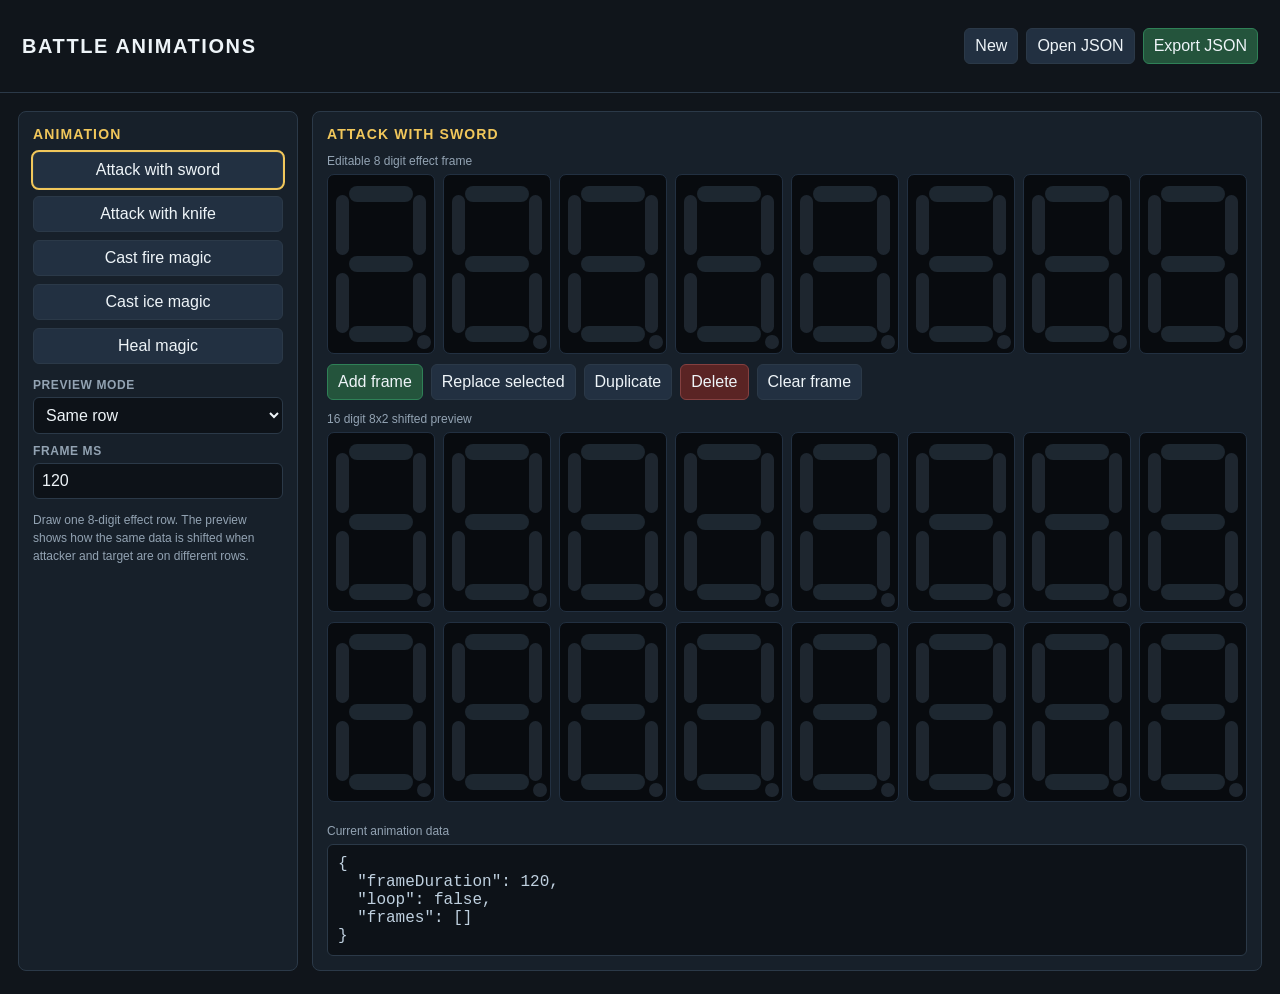
<file: References/Original_Tools/battle_animation_tool.html>
<!doctype html>
<html lang="en">
<head>
  <meta charset="utf-8">
  <meta name="viewport" content="width=device-width, initial-scale=1">
  <title>7-SegBoy Battle Animations</title>
  <style>
    :root{--bg:#10151b;--panel:#17202a;--line:#2b3948;--text:#eef4f8;--muted:#93a3b3;--gold:#f1c75b;--green:#59d28c;--red:#ee6b66}
    *{box-sizing:border-box}
    body{margin:0;background:var(--bg);color:var(--text);font-family:Arial,sans-serif}
    header{padding:18px 22px;border-bottom:1px solid var(--line);display:flex;align-items:center;justify-content:space-between;gap:12px}
    h1{font-size:20px;margin:0;text-transform:uppercase;letter-spacing:.08em}
    main{padding:18px;display:grid;grid-template-columns:minmax(220px,280px) minmax(0,1fr);gap:14px}
    section,aside{background:var(--panel);border:1px solid var(--line);border-radius:8px;padding:14px}
    h2{font-size:14px;margin:0 0 10px;text-transform:uppercase;letter-spacing:.08em;color:var(--gold)}
    button,select,input{font:inherit}
    button{border:1px solid var(--line);background:#223041;color:var(--text);border-radius:6px;padding:8px 10px;cursor:pointer}
    button.primary{background:#24543c;border-color:#2f8157}
    button.danger{background:#5a2424;border-color:#844040}
    button.active{outline:2px solid var(--gold)}
    .buttonGrid{display:grid;gap:8px}
    .tools{display:flex;flex-wrap:wrap;gap:8px;margin:10px 0}
    .field{display:grid;gap:5px;margin-bottom:10px}
    label{font-size:12px;color:var(--muted);text-transform:uppercase;font-weight:bold;letter-spacing:.05em}
    input,select{width:100%;background:#0d1218;color:var(--text);border:1px solid var(--line);border-radius:6px;padding:8px}
    .digitRow{display:grid;grid-template-columns:repeat(8,minmax(42px,1fr));gap:8px;margin-bottom:10px}
    .digit{position:relative;aspect-ratio:3/5;min-height:80px;background:#080b0f;border:1px solid #223041;border-radius:7px}
    .seg{position:absolute;border:0;background:#25303b;opacity:.75;padding:0;border-radius:999px}
    .seg.on{background:var(--red);box-shadow:0 0 12px rgba(238,107,102,.45)}
    .seg.a,.seg.d,.seg.g{height:9%;left:20%;right:20%}
    .seg.a{top:6%}.seg.g{top:45.5%}.seg.d{bottom:6%}
    .seg.b,.seg.c,.seg.e,.seg.f{width:12%;height:34%}
    .seg.b{right:8%;top:11%}.seg.c{right:8%;bottom:11%}.seg.f{left:8%;top:11%}.seg.e{left:8%;bottom:11%}
    .seg.dp{width:13%;height:8%;right:3%;bottom:2%;border-radius:50%}
    .previewTitle{color:var(--muted);font-size:12px;margin:12px 0 6px}
    .raw{font-family:Consolas,monospace;white-space:pre-wrap;color:#bfd0df;background:#0d1218;border:1px solid var(--line);border-radius:6px;padding:10px;min-height:72px}
    .timeline{display:flex;flex-wrap:wrap;gap:7px;margin-top:10px}
    .frameChip{font-family:Consolas,monospace;font-size:11px;color:var(--muted);padding:7px;border:1px solid var(--line);border-radius:6px;background:#0d1218}
    .frameChip.active{border-color:var(--gold);color:var(--gold)}
    .smallNote{color:var(--muted);font-size:12px;line-height:1.5}
    @media(max-width:800px){main{grid-template-columns:1fr}.digit{min-height:58px}}
  </style>
</head>
<body>
  <header>
    <h1>Battle Animations</h1>
    <div class="tools">
      <button id="newButton" type="button">New</button>
      <button id="importButton" type="button">Open JSON</button>
      <button id="exportButton" class="primary" type="button">Export JSON</button>
      <input id="importFile" type="file" accept="application/json,.json" hidden>
    </div>
  </header>
  <main>
    <aside>
      <h2>Animation</h2>
      <div id="stateButtons" class="buttonGrid"></div>
      <div class="field" style="margin-top:14px">
        <label for="previewMode">Preview mode</label>
        <select id="previewMode">
          <option value="normal">Same row</option>
          <option value="down">Show shifted downwards</option>
          <option value="up">Show shifted upwards</option>
        </select>
      </div>
      <div class="field">
        <label for="frameDuration">Frame ms</label>
        <input id="frameDuration" type="number" min="20" max="5000" step="10" value="120">
      </div>
      <p class="smallNote">Draw one 8-digit effect row. The preview shows how the same data is shifted when attacker and target are on different rows.</p>
    </aside>
    <section>
      <h2 id="currentTitle">Attack with sword</h2>
      <div class="previewTitle">Editable 8 digit effect frame</div>
      <div id="editorRow" class="digitRow"></div>
      <div class="tools">
        <button id="addFrameButton" class="primary" type="button">Add frame</button>
        <button id="replaceFrameButton" type="button">Replace selected</button>
        <button id="duplicateFrameButton" type="button">Duplicate</button>
        <button id="deleteFrameButton" class="danger" type="button">Delete</button>
        <button id="clearButton" type="button">Clear frame</button>
      </div>
      <div class="previewTitle">16 digit 8x2 shifted preview</div>
      <div id="previewRows"></div>
      <div class="timeline" id="timeline"></div>
      <div class="previewTitle">Current animation data</div>
      <div id="rawData" class="raw"></div>
    </section>
  </main>
  <script>
  (function(){
  "use strict";
  var SEGMENTS=["a","b","c","d","e","f","g","dp"];
  var BITS={a:0x40,b:0x20,c:0x10,d:0x08,e:0x04,f:0x02,g:0x01,dp:0x80};
  var STORAGE_KEY="sevenseg_battle_animation_tool_v1";
  var states=[
    {id:"attackSword",name:"Attack with sword"},
    {id:"attackKnife",name:"Attack with knife"},
    {id:"castFire",name:"Cast fire magic"},
    {id:"castIce",name:"Cast ice magic"},
    {id:"healMagic",name:"Heal magic"}
  ];
  var project=createProject();
  var currentState="attackSword";
  var currentFrame=-1;
  var frame=new Array(8).fill(0);
  var editorRow=document.getElementById("editorRow");
  var previewRows=document.getElementById("previewRows");
  var timeline=document.getElementById("timeline");
  function createProject(){
    var animations={};
    states.forEach(function(state){animations[state.id]={frameDuration:120,loop:false,frames:[]};});
    return {tool:"SevenSegBattleAnimationTool",dataVersion:1,animations:animations};
  }
  function byteToHex(value){return "0x"+("0"+(value&255).toString(16).toUpperCase()).slice(-2);}
  function makeDigit(byte,editable,index){
    var digit=document.createElement("div");
    digit.className="digit";
    SEGMENTS.forEach(function(seg){
      var button=document.createElement("button");
      button.type="button";
      button.className="seg "+seg+((byte&BITS[seg])?" on":"");
      button.title=seg.toUpperCase();
      if(editable){
        button.addEventListener("click",function(){
          frame[index]^=BITS[seg];
          render();
        });
      }
      digit.appendChild(button);
    });
    return digit;
  }
  function shiftedFrame(bytes,mode){
    var out=new Array(16).fill(0);
    var map;
    if(mode==="normal"){
      bytes.forEach(function(value,index){out[index]=value;});
      return out;
    }
    map=mode==="down"?
      [{from:5,to:5,bit:null},{from:4,to:4,bit:BITS.d},{from:3,to:11,bit:BITS.a},{from:2,to:10,bit:BITS.g}]:
      [{from:5,to:13,bit:BITS.g},{from:4,to:12,bit:BITS.a},{from:3,to:3,bit:BITS.d},{from:2,to:2,bit:BITS.g}];
    map.forEach(function(entry){
      if(bytes[entry.from]){
        out[entry.to]|=entry.bit===null?bytes[entry.from]:entry.bit;
      }
    });
    return out;
  }
  function renderPreview(){
    var shifted=shiftedFrame(frame,document.getElementById("previewMode").value);
    previewRows.innerHTML="";
    [0,1].forEach(function(row){
      var rowNode=document.createElement("div");
      rowNode.className="digitRow";
      for(var col=0;col<8;col+=1){
        rowNode.appendChild(makeDigit(shifted[row*8+col],false,col));
      }
      previewRows.appendChild(rowNode);
    });
  }
  function animation(){return project.animations[currentState];}
  function saveDraft(){localStorage.setItem(STORAGE_KEY,JSON.stringify(project));}
  function renderTimeline(){
    timeline.innerHTML="";
    animation().frames.forEach(function(saved,index){
      var chip=document.createElement("button");
      chip.type="button";
      chip.className="frameChip"+(index===currentFrame?" active":"");
      chip.textContent=String(index+1)+": "+saved.map(byteToHex).join(" ");
      chip.addEventListener("click",function(){currentFrame=index;frame=saved.slice(0,8);render();});
      timeline.appendChild(chip);
    });
  }
  function render(){
    editorRow.innerHTML="";
    frame.forEach(function(byte,index){editorRow.appendChild(makeDigit(byte,true,index));});
    document.getElementById("currentTitle").textContent=states.filter(function(state){return state.id===currentState;})[0].name;
    document.getElementById("frameDuration").value=animation().frameDuration;
    document.getElementById("rawData").textContent=JSON.stringify(animation(),null,2);
    renderPreview();
    renderTimeline();
    saveDraft();
  }
  function renderStateButtons(){
    var box=document.getElementById("stateButtons");
    box.innerHTML="";
    states.forEach(function(state){
      var button=document.createElement("button");
      button.type="button";
      button.className=state.id===currentState?"active":"";
      button.textContent=state.name;
      button.addEventListener("click",function(){
        currentState=state.id;
        currentFrame=animation().frames.length?0:-1;
        frame=currentFrame>=0?animation().frames[currentFrame].slice(0,8):new Array(8).fill(0);
        renderStateButtons();
        render();
      });
      box.appendChild(button);
    });
  }
  function addFrame(){
    animation().frames.push(frame.slice(0,8));
    currentFrame=animation().frames.length-1;
    render();
  }
  function replaceFrame(){
    if(currentFrame<0){addFrame();return;}
    animation().frames[currentFrame]=frame.slice(0,8);
    render();
  }
  function duplicateFrame(){animation().frames.splice(currentFrame+1,0,frame.slice(0,8));currentFrame+=1;render();}
  function deleteFrame(){
    if(currentFrame<0)return;
    animation().frames.splice(currentFrame,1);
    currentFrame=Math.min(currentFrame,animation().frames.length-1);
    frame=currentFrame>=0?animation().frames[currentFrame].slice(0,8):new Array(8).fill(0);
    render();
  }
  function exportJson(){
    var blob=new Blob([JSON.stringify(project,null,2)+"\n"],{type:"application/json"});
    var link=document.createElement("a");
    link.href=URL.createObjectURL(blob);
    link.download="battle_animations.json";
    link.click();
    URL.revokeObjectURL(link.href);
  }
  function loadProject(payload){
    if(!payload || typeof payload!=="object" || !payload.animations) throw new Error("Invalid battle animation JSON");
    project=createProject();
    states.forEach(function(state){
      if(payload.animations[state.id]){
        project.animations[state.id].frameDuration=Number(payload.animations[state.id].frameDuration)||120;
        project.animations[state.id].frames=Array.isArray(payload.animations[state.id].frames)?
          payload.animations[state.id].frames.map(function(saved){return saved.slice(0,8).map(function(value){return Math.max(0,Math.min(255,Number(value)||0));});}):[];
      }
    });
    currentState=states[0].id;
    currentFrame=project.animations[currentState].frames.length?0:-1;
    frame=currentFrame>=0?project.animations[currentState].frames[currentFrame].slice(0,8):new Array(8).fill(0);
    renderStateButtons();
    render();
  }
  document.getElementById("previewMode").addEventListener("change",render);
  document.getElementById("frameDuration").addEventListener("input",function(){animation().frameDuration=Math.max(20,Number(this.value)||120);render();});
  document.getElementById("addFrameButton").addEventListener("click",addFrame);
  document.getElementById("replaceFrameButton").addEventListener("click",replaceFrame);
  document.getElementById("duplicateFrameButton").addEventListener("click",duplicateFrame);
  document.getElementById("deleteFrameButton").addEventListener("click",deleteFrame);
  document.getElementById("clearButton").addEventListener("click",function(){frame=new Array(8).fill(0);render();});
  document.getElementById("newButton").addEventListener("click",function(){if(confirm("Start new battle animation file?")){project=createProject();currentState=states[0].id;currentFrame=-1;frame=new Array(8).fill(0);renderStateButtons();render();}});
  document.getElementById("exportButton").addEventListener("click",exportJson);
  document.getElementById("importButton").addEventListener("click",function(){document.getElementById("importFile").click();});
  document.getElementById("importFile").addEventListener("change",function(){
    var file=this.files[0];
    var reader=new FileReader();
    reader.onload=function(){try{loadProject(JSON.parse(String(reader.result||"{}")));}catch(error){alert(error.message);}};
    if(file) reader.readAsText(file);
    this.value="";
  });
  try{var saved=localStorage.getItem(STORAGE_KEY);if(saved) project=JSON.parse(saved);}catch(error){}
  renderStateButtons();
  render();
  }());
  </script>
</body>
</html>
</file>
<file: style.css>
:root {
  color-scheme: light;
  --bg: #eef1f4;
  --panel: #ffffff;
  --ink: #16202a;
  --muted: #607080;
  --line: #c9d2dc;
  --accent: #1e6f5c;
  --accentDark: #155345;
  --displayBg: #090b0d;
  --displayCell: #151a1f;
  --displayOn: #ff3b30;
  --displayDim: #401211;
  --warnBg: #fff8d8;
  --warnLine: #dfc85f;
}

* {
  box-sizing: border-box;
}

body {
  margin: 0;
  min-height: 100vh;
  font-family: Arial, Helvetica, sans-serif;
  background: var(--bg);
  color: var(--ink);
}

button,
input,
select {
  font: inherit;
}

button {
  min-height: 38px;
  border: 1px solid var(--accentDark);
  border-radius: 6px;
  padding: 8px 12px;
  background: var(--accent);
  color: white;
  cursor: pointer;
}

button:hover,
button:focus-visible {
  background: var(--accentDark);
}

button:disabled {
  cursor: not-allowed;
  opacity: 0.55;
}

input {
  width: 100%;
  min-height: 38px;
  border: 1px solid var(--line);
  border-radius: 6px;
  padding: 8px 10px;
  background: white;
  color: var(--ink);
}

textarea {
  width: 100%;
  border: 1px solid var(--line);
  border-radius: 6px;
  padding: 8px 10px;
  background: white;
  color: var(--ink);
  font: inherit;
}

select {
  min-height: 38px;
  border: 1px solid var(--line);
  border-radius: 6px;
  padding: 8px 10px;
  background: white;
  color: var(--ink);
}

label {
  display: block;
  color: var(--muted);
  font-size: 0.9rem;
  margin-bottom: 6px;
}

.appHeader {
  display: flex;
  justify-content: space-between;
  gap: 18px;
  align-items: center;
  padding: 16px 20px;
  border-bottom: 1px solid var(--line);
  background: #fbfcfd;
}

.appHeader h1 {
  margin: 0 0 6px;
  font-size: 1.8rem;
}

.appHeader p {
  margin: 0;
  color: var(--muted);
}

.projectCommands {
  display: flex;
  gap: 8px;
  flex-wrap: wrap;
  justify-content: flex-end;
}

.brandBlock {
  min-width: 240px;
}

.appShell {
  width: min(1180px, 100%);
  margin: 0 auto;
  padding: 18px;
}

.hubBand {
  display: grid;
  grid-template-columns: minmax(230px, 0.8fr) minmax(440px, 1.7fr);
  gap: 14px 24px;
  padding: 14px 0 16px;
  margin-bottom: 14px;
  border-bottom: 1px solid var(--line);
}

.projectIdentity h2 {
  margin: 0 0 10px;
  font-size: 1.1rem;
}

.projectIdentity label {
  margin-bottom: 5px;
}

.projectState {
  display: flex;
  flex-wrap: wrap;
  gap: 7px 12px;
  margin-top: 9px;
  color: var(--muted);
  font-size: 0.86rem;
}

#dirtyStateLabel {
  color: #8b3d18;
}

#dirtyStateLabel.isSaved {
  color: var(--accentDark);
}

.projectSummary {
  display: grid;
  grid-template-columns: repeat(4, minmax(100px, 1fr));
  gap: 1px;
  align-self: stretch;
  border: 1px solid var(--line);
  background: var(--line);
}

.projectSummary div {
  min-width: 0;
  padding: 8px 10px;
  background: #fbfcfd;
}

.projectSummary span,
.projectSummary strong {
  display: block;
  overflow-wrap: anywhere;
}

.projectSummary span {
  margin-bottom: 3px;
  color: var(--muted);
  font-size: 0.76rem;
}

.musicPanel {
  margin-bottom: 14px;
}

.musicAssignGrid {
  align-items: end;
}

.musicJsonInput {
  min-height: 116px;
  font-family: Consolas, "Courier New", monospace;
  font-size: 0.86rem;
  resize: vertical;
}

.musicAssignGrid .musicJsonInput {
  grid-column: 2 / -1;
}

.projectSummary strong {
  font-size: 0.86rem;
}

.projectSummary .presetSummaryAction {
  display: flex;
  flex-direction: column;
  gap: 6px;
}

.projectSummary .presetSummaryAction button {
  width: 100%;
  padding: 7px 8px;
  font-size: 0.82rem;
}

.toolLinks {
  grid-column: 1 / -1;
  display: flex;
  flex-wrap: wrap;
  gap: 7px 16px;
}

.toolLinks a {
  color: var(--accentDark);
  font-size: 0.88rem;
  font-weight: bold;
}

.toolLinks a:focus-visible {
  outline: 2px solid var(--accent);
  outline-offset: 3px;
}

.panel,
.statusPanel {
  border: 1px solid var(--line);
  border-radius: 8px;
  background: var(--panel);
}

.statusPanel[hidden] {
  display: none;
}

.statusPanel button {
  flex: 0 0 auto;
}

.secondaryButton {
  border-color: var(--line);
  background: #f8fafb;
  color: var(--ink);
}

.secondaryButton:hover,
.secondaryButton:focus-visible {
  border-color: var(--accent);
  background: #dceae6;
  color: var(--accentDark);
}

.advancedToolsHidden .advancedOnly {
  display: none;
}

.projectDialog {
  width: min(460px, calc(100% - 32px));
  border: 1px solid var(--line);
  border-radius: 8px;
  padding: 0;
  color: var(--ink);
  background: var(--panel);
}

.projectDialog::backdrop {
  background: rgba(12, 18, 24, 0.55);
}

.projectDialog form {
  padding: 18px;
}

.projectDialog h2 {
  margin: 0 0 10px;
  font-size: 1.2rem;
}

.projectDialog p {
  margin: 0 0 14px;
  color: var(--muted);
  line-height: 1.45;
}

.dialogActions {
  display: flex;
  justify-content: flex-end;
  gap: 8px;
  margin-top: 16px;
}

.panel {
  padding: 16px;
}

.panelHeader {
  display: flex;
  align-items: center;
  justify-content: space-between;
  gap: 12px;
  margin-bottom: 14px;
}

.panel h2 {
  margin: 0;
  font-size: 1.1rem;
}

.panel h3 {
  margin: 0;
  font-size: 1rem;
}

.compactHeader {
  margin-bottom: 10px;
}

.previewPanel {
  margin-bottom: 14px;
  overflow-x: auto;
}

.preflightPanel {
  margin-bottom: 14px;
}

.preflightSummary {
  display: grid;
  grid-template-columns: repeat(4, minmax(120px, 1fr));
  gap: 1px;
  border: 1px solid var(--line);
  background: var(--line);
}

.preflightSummary div {
  min-width: 0;
  padding: 9px 10px;
  background: #fbfcfd;
}

.preflightSummary span,
.preflightSummary strong {
  display: block;
  overflow-wrap: anywhere;
}

.preflightSummary span {
  margin-bottom: 3px;
  color: var(--muted);
  font-size: 0.78rem;
}

.preflightColumns {
  display: grid;
  grid-template-columns: minmax(300px, 1fr) minmax(300px, 1fr);
  gap: 18px;
  margin-top: 14px;
}

.preflightColumns h3 {
  margin-bottom: 8px;
}

.preflightCategory,
.preflightMessage {
  padding: 8px 0;
  border-bottom: 1px solid var(--line);
}

.preflightCategory {
  display: grid;
  grid-template-columns: minmax(130px, 1fr) auto;
  gap: 5px 10px;
}

.preflightCategory span,
.preflightMessage p,
.preflightMessage code {
  color: var(--muted);
  font-size: 0.84rem;
}

.preflightCategory span {
  grid-column: 1 / -1;
}

.preflightMessage strong,
.preflightMessage p,
.preflightMessage code {
  display: block;
}

.preflightMessage p {
  margin: 4px 0;
  line-height: 1.4;
}

.preflightMessage code {
  overflow-wrap: anywhere;
}

.preflightMessage.isBlocker strong {
  color: #9a251e;
}

.preflightMessage.isWarning strong {
  color: #6d5900;
}

.preflightAdvice {
  margin-top: 5px;
  color: var(--ink);
  font-size: 0.82rem;
  font-weight: bold;
}

.segmentEditor {
  min-width: 0;
}

.segmentEditorScroll {
  max-width: 100%;
  overflow-x: auto;
}

.segmentEditorGrid {
  display: grid;
  grid-template-columns: repeat(8, 64px);
  grid-template-rows: repeat(3, 96px);
  gap: 5px;
  width: max-content;
  padding: 10px;
  background: var(--displayBg);
}

.segmentEditorGrid.isSingleCell {
  grid-template-columns: 96px;
  grid-template-rows: 144px;
}

.segmentEditorGrid.isSingleCell .segmentEditorCell {
  width: 96px;
  height: 144px;
  min-height: 144px;
}

.segmentEditorCell {
  width: 64px;
  height: 96px;
  min-height: 96px;
  padding: 3px;
  border: 2px solid var(--displayCell);
  border-radius: 4px;
  background: var(--displayCell);
  color: inherit;
}

.segmentEditorCell:hover,
.segmentEditorCell:focus-visible {
  border-color: #7b8996;
  background: #202830;
}

.segmentEditorCell.isSelected {
  border-color: #ffffff;
  box-shadow: inset 0 0 0 1px var(--displayOn);
}

.segmentEditorCell svg {
  display: block;
  width: 100%;
  height: 100%;
}

.segmentEditorCell [data-segment] {
  cursor: pointer;
  transition: fill 80ms linear;
}

.segmentEditor.isReadOnly .segmentEditorCell [data-segment] {
  cursor: default;
}

.segmentEditorOff {
  fill: var(--displayDim);
}

.segmentEditorOn {
  fill: var(--displayOn);
}

.segmentEditorControls {
  display: flex;
  align-items: center;
  gap: 12px;
  flex-wrap: wrap;
  margin-top: 10px;
}

.segmentEditorReadout {
  min-width: 170px;
  font-family: Consolas, "Courier New", monospace;
  font-size: 0.9rem;
  font-weight: bold;
}

.segmentToggleGroup {
  display: grid;
  grid-template-columns: repeat(8, 42px);
  gap: 5px;
}

.segmentToggle {
  width: 42px;
  min-height: 38px;
  padding: 6px 3px;
  border-color: var(--line);
  background: #f8fafb;
  color: var(--ink);
}

.segmentToggle:hover,
.segmentToggle:focus-visible,
.segmentToggle.isActive {
  border-color: #a8211a;
  background: #ffe4e1;
  color: #8f1711;
}

.glyphPanel,
.framePanel,
.animationPanel,
.visualImportPanel {
  margin-bottom: 14px;
}

.globalTextGlyphPanel {
  border: 1px solid var(--line);
  padding: 12px;
  margin-bottom: 12px;
  background: #f8fafb;
}

.globalTextGlyphEditor[hidden] {
  display: none;
}

.glyphEditorLayout {
  display: grid;
  grid-template-columns: minmax(230px, 0.8fr) minmax(360px, 1.6fr);
  gap: 18px;
}

.glyphLibraryColumn,
.glyphEditColumn {
  min-width: 0;
}

.glyphLibraryColumn {
  padding-right: 18px;
  border-right: 1px solid var(--line);
}

.glyphLibraryColumn select {
  width: 100%;
  min-height: 230px;
}

.glyphIdentityGrid {
  display: grid;
  grid-template-columns: 64px minmax(0, 1fr);
  gap: 8px 10px;
  align-items: center;
  margin-bottom: 10px;
}

.glyphIdentityGrid label,
.glyphIdentityGrid span {
  margin: 0;
  color: var(--muted);
  font-size: 0.9rem;
}

.glyphIdentityGrid code {
  min-width: 0;
  overflow-wrap: anywhere;
}

.glyphCommandRow,
.glyphTagRow {
  display: flex;
  flex-wrap: wrap;
  gap: 7px;
  margin-top: 10px;
}

.glyphTagRow label {
  display: inline-flex;
  align-items: center;
  gap: 5px;
  margin: 0;
}

.glyphTagRow input {
  width: auto;
  min-height: auto;
}

.glyphMemory {
  margin-top: 10px;
  color: var(--muted);
  font-size: 0.88rem;
  font-weight: bold;
}

.frameEditorLayout {
  display: grid;
  grid-template-columns: minmax(230px, 0.7fr) minmax(540px, 1.8fr);
  gap: 18px;
}

.frameLibraryColumn,
.frameEditColumn {
  min-width: 0;
}

.frameLibraryColumn {
  padding-right: 18px;
  border-right: 1px solid var(--line);
}

.frameLibraryColumn select {
  width: 100%;
  min-height: 230px;
}

.frameIdentityGrid {
  display: grid;
  grid-template-columns: 72px minmax(0, 1fr);
  gap: 8px 10px;
  align-items: center;
  margin-bottom: 10px;
}

.frameIdentityGrid label,
.frameIdentityGrid span {
  margin: 0;
  color: var(--muted);
  font-size: 0.9rem;
}

.frameIdentityGrid code {
  min-width: 0;
  overflow-wrap: anywhere;
}

.frameCommandRow,
.frameGlyphControls {
  display: flex;
  flex-wrap: wrap;
  align-items: center;
  gap: 7px;
  margin-top: 10px;
}

.frameGlyphControls label {
  margin: 0;
}

.frameGlyphControls select {
  min-width: 220px;
}

.frameWarning {
  min-height: 1.3em;
  margin-top: 10px;
  color: #9a251e;
  font-size: 0.88rem;
  font-weight: bold;
}

.frameMemory {
  margin-top: 6px;
  color: var(--muted);
  font-size: 0.88rem;
  font-weight: bold;
}

.animationEditorLayout {
  display: grid;
  grid-template-columns: minmax(230px, 0.7fr) minmax(540px, 1.8fr);
  gap: 18px;
}

.animationLibraryColumn,
.animationEditColumn {
  min-width: 0;
}

.animationLibraryColumn {
  padding-right: 18px;
  border-right: 1px solid var(--line);
}

.animationLibraryColumn select {
  width: 100%;
  min-height: 230px;
}

.animationIdentityGrid {
  display: grid;
  grid-template-columns: 90px minmax(0, 1fr);
  gap: 8px 10px;
  align-items: center;
  margin-bottom: 10px;
}

.animationIdentityGrid label,
.animationIdentityGrid span {
  margin: 0;
  color: var(--muted);
  font-size: 0.9rem;
}

.animationIdentityGrid input[type="checkbox"] {
  width: auto;
  min-height: auto;
  justify-self: start;
}

.animationIdentityGrid code {
  min-width: 0;
  overflow-wrap: anywhere;
}

.animationCommandRow,
.animationSequenceTools,
.animationPlaybackRow {
  display: flex;
  flex-wrap: wrap;
  align-items: center;
  gap: 7px;
  margin-top: 10px;
}

.animationSequenceTools select {
  min-width: 260px;
}

.animationSequence {
  width: 100%;
  min-height: 150px;
  margin-top: 10px;
}

.animationPreview {
  min-height: 365px;
  margin-top: 12px;
  padding-top: 12px;
  border-top: 1px solid var(--line);
}

.animationPlaybackRow span {
  min-width: 150px;
  color: var(--muted);
  font-size: 0.88rem;
  font-weight: bold;
}

.animationWarning {
  min-height: 1.3em;
  margin-top: 10px;
  color: #9a251e;
  font-size: 0.88rem;
  font-weight: bold;
}

.animationMemory {
  margin-top: 6px;
  color: var(--muted);
  font-size: 0.88rem;
  font-weight: bold;
}

.importSourceRow,
.importControls {
  display: flex;
  flex-wrap: wrap;
  align-items: center;
  gap: 8px;
}

.importSourceName {
  min-width: 0;
  color: var(--muted);
  overflow-wrap: anywhere;
}

.importSourceInput {
  width: 100%;
  min-height: 170px;
  margin-top: 10px;
  border: 1px solid var(--line);
  border-radius: 6px;
  padding: 10px;
  resize: vertical;
  background: #fbfcfd;
  color: var(--ink);
  font: 0.88rem/1.45 Consolas, "Courier New", monospace;
}

.importControls {
  margin-top: 10px;
}

.importPreview {
  margin-top: 14px;
  padding-top: 12px;
  border-top: 1px solid var(--line);
}

.importEmpty {
  margin: 0;
  color: var(--muted);
}

.importSummary {
  display: grid;
  grid-template-columns: repeat(4, minmax(110px, 1fr));
  gap: 8px;
  margin-bottom: 12px;
}

.importSummary div {
  min-width: 0;
  padding: 8px 10px;
  border-left: 3px solid var(--accent);
  background: #f4f7f8;
}

.importSummary span,
.importSummary strong {
  display: block;
}

.importSummary span {
  color: var(--muted);
  font-size: 0.82rem;
}

.importAssetRow {
  display: grid;
  grid-template-columns: minmax(130px, 0.7fr) minmax(180px, 1fr) minmax(150px, 0.8fr);
  gap: 8px 12px;
  align-items: baseline;
  padding: 8px 0;
  border-bottom: 1px solid var(--line);
}

.importAssetRow code {
  min-width: 0;
  overflow-wrap: anywhere;
}

.importByteList {
  grid-column: 1 / -1;
  color: var(--muted);
  font-size: 0.78rem;
  line-height: 1.5;
}

.importMessageBlock {
  margin-top: 14px;
}

.importMessageBlock h3 {
  margin-bottom: 6px;
}

.importMessageBlock ul {
  margin: 0;
  padding-left: 20px;
  line-height: 1.45;
}

.importCollision {
  color: #6d5900;
}

.importUnsupported {
  color: var(--muted);
}

.importErrors {
  color: #9a251e;
}

.smallNote,
.panelText {
  color: var(--muted);
  line-height: 1.45;
}

.smallNote {
  margin: 10px 0 0;
  font-size: 0.9rem;
}

.panelText {
  margin: 0 0 14px;
}

.statusPanel {
  display: flex;
  gap: 10px;
  align-items: center;
  padding: 12px 14px;
  margin-bottom: 14px;
  background: var(--warnBg);
  border-color: var(--warnLine);
}

.milestoneGrid {
  display: grid;
  grid-template-columns: repeat(2, minmax(0, 1fr));
  gap: 14px;
}

.combinedPanel {
  grid-column: span 1;
}

.stepLabel,
.chipLabel {
  flex: 0 0 auto;
  min-width: 30px;
  min-height: 30px;
  border-radius: 999px;
  display: grid;
  place-items: center;
  padding: 0 9px;
  background: #dceae6;
  color: var(--accentDark);
  font-weight: bold;
  font-size: 0.84rem;
}

.roomMiniGrid {
  display: grid;
  grid-template-columns: repeat(2, minmax(80px, 1fr));
  gap: 8px;
  margin-bottom: 14px;
}

.roomCell {
  border-color: var(--line);
  background: #f8fafb;
  color: var(--ink);
}

.roomCell:hover,
.roomCell:focus-visible,
.selectedRoom {
  border-color: var(--accent);
  background: #dceae6;
  color: var(--accentDark);
}

.settingsGrid {
  display: grid;
  grid-template-columns: minmax(140px, 1fr) minmax(90px, 260px);
  gap: 10px;
  align-items: center;
  margin-bottom: 14px;
}

.settingsGrid label {
  margin: 0;
}

.notesList {
  margin: 0;
  padding-left: 20px;
  color: var(--muted);
  line-height: 1.5;
}

.roomCreateRow {
  display: grid;
  grid-template-columns: repeat(auto-fit, minmax(90px, max-content));
  gap: 8px;
  align-items: center;
  margin-bottom: 10px;
}

.roomCreateRow label {
  margin: 0;
}

.worldOverviewToolbar {
  display: grid;
  grid-template-columns: max-content minmax(120px, 1fr) max-content minmax(150px, 1fr);
  gap: 8px;
  align-items: center;
  margin-bottom: 10px;
}

.worldOverviewToolbar label {
  margin: 0;
}

.worldOverviewToolbar button {
  min-height: 36px;
}

.worldRoomProperties,
.worldPaletteToolbar {
  display: grid;
  grid-template-columns: max-content minmax(130px, 1fr) max-content minmax(150px, 1fr);
  gap: 8px;
  align-items: center;
  margin-bottom: 10px;
}

.worldRoomProperties label,
.worldPaletteToolbar label {
  margin: 0;
}

.worldPaletteSlots {
  display: grid;
  grid-template-columns: repeat(8, minmax(64px, 1fr));
  gap: 6px;
  margin-bottom: 8px;
}

.worldPaletteSlot {
  min-height: 54px;
  padding: 5px;
  border: 1px solid var(--line);
  border-radius: 4px;
  background: #f8fafb;
  color: var(--ink);
  overflow-wrap: anywhere;
}

.worldPaletteSlot.isSelected {
  border-color: #ff3b30;
  outline: 2px solid #ff3b30;
  outline-offset: 1px;
}

.worldPaletteSlot.isBlocking {
  box-shadow: inset 0 -5px 0 #9a251e;
}

.worldPaletteSlot code,
.worldPaletteSlot span {
  display: block;
  font-size: 0.72rem;
}

.worldRoomDisplayEditor {
  min-height: 360px;
  margin-bottom: 12px;
}

.worldRoomDisplayEditor .segmentEditorCell.hasPlayerStart::after {
  content: "1";
  position: absolute;
  inset: 50% auto auto 50%;
  z-index: 3;
  min-width: 22px;
  padding: 1px 3px;
  transform: translate(-50%, -50%);
  border: 2px solid #ffffff;
  border-radius: 3px;
  background: #9a251e;
  color: #ffffff;
  font: 700 16px/1 monospace;
  text-align: center;
  pointer-events: none;
}

.worldRoomDisplayEditor .segmentEditorCell {
  position: relative;
}

.inlineCheck {
  display: inline-flex;
  align-items: center;
  gap: 6px;
}

.roomMapGrid {
  display: grid;
  grid-template-columns: repeat(var(--world-cols, 2), 46px);
  grid-auto-rows: 32px;
  gap: 3px;
  width: 100%;
  max-height: 300px;
  overflow: auto;
  padding: 8px;
  margin-bottom: 10px;
  border: 1px solid var(--line);
  background: #f8fafb;
}

.roomMapCell {
  min-height: 32px;
  width: 46px;
  padding: 0;
  border: 1px solid #c4cbd3;
  border-radius: 4px;
  background: white;
  color: var(--muted);
  font-size: 0.68rem;
}

.roomMapCell.hasRoom {
  border-color: var(--accent);
  background: #dceae6;
  color: var(--accentDark);
  font-weight: bold;
}

.roomMapCell.activeSectionCell {
  box-shadow: inset 0 -4px 0 #297a69;
}

.roomMapCell.sectionTone1 {
  border-color: #a34646;
}

.roomMapCell.sectionTone2 {
  border-color: #8a6b19;
}

.roomMapCell.sectionTone3 {
  border-color: #28708c;
}

.roomMapCell.sectionTone4 {
  border-color: #76509a;
}

.roomMapCell.sectionTone5 {
  border-color: #438340;
}

.roomMapCell.sectionTone6 {
  border-color: #a34d82;
}

.roomMapCell.sectionTone7 {
  border-color: #4c638e;
}

.roomMapCell.sectionTone8 {
  border-color: #7d6547;
}

.roomMapCell.activeRoomCell {
  outline: 2px solid #ff3b30;
  outline-offset: 1px;
}

.editorToolbar {
  display: flex;
  flex-wrap: wrap;
  gap: 8px;
  margin-bottom: 10px;
}

.toolButton {
  min-width: 44px;
  border-color: var(--line);
  background: #f8fafb;
  color: var(--ink);
}

.toolButton:hover,
.toolButton:focus-visible,
.activeTool {
  border-color: var(--accent);
  background: #dceae6;
  color: var(--accentDark);
}

.worldFrameGrid {
  display: grid;
  grid-template-columns: repeat(8, 42px);
  grid-template-rows: repeat(3, 42px);
  gap: 6px;
  width: max-content;
  max-width: 100%;
  margin-bottom: 12px;
  padding: 8px;
  background: black;
  overflow-x: auto;
}

.frameCell {
  position: relative;
  width: 42px;
  height: 42px;
  min-height: 42px;
  padding: 0;
  border: 1px solid #26303a;
  border-radius: 4px;
  background: #101418;
  color: #ff3b30;
  font-weight: bold;
  line-height: 1;
}

.frameCell:hover,
.frameCell:focus-visible {
  background: #1b242c;
}

.cellChar {
  display: block;
  min-height: 1em;
}

.playerPreview {
  position: absolute;
  inset: 0;
  display: grid;
  place-items: center;
  color: #ffffff;
  text-shadow: 0 0 5px red;
  pointer-events: none;
}

.frameTextInput {
  resize: vertical;
  min-height: 78px;
  margin-bottom: 12px;
  font-family: Consolas, "Courier New", monospace;
  letter-spacing: 0;
  white-space: pre;
}

.emulatorBlock {
  margin: 14px 0;
  padding-top: 12px;
  border-top: 1px solid var(--line);
}

.saveSlotsPanel {
  margin-top: 14px;
  padding: 12px;
  border: 1px solid var(--line);
  background: #fbfcfd;
}

.saveSlotList {
  display: grid;
  gap: 8px;
}

.saveSlotRow {
  display: grid;
  grid-template-columns: 64px minmax(0, 1fr) auto auto auto;
  gap: 8px;
  align-items: center;
  padding: 8px 0;
  border-bottom: 1px solid var(--line);
}

.saveSlotRow:last-child {
  border-bottom: 0;
}

.saveSlotLabel {
  min-width: 0;
  color: var(--muted);
  font-size: 0.9rem;
  overflow-wrap: anywhere;
}

.emulatorGrid {
  display: grid;
  grid-template-columns: repeat(8, 42px);
  grid-template-rows: repeat(3, 63px);
  gap: 6px;
  width: max-content;
  max-width: 100%;
  margin-bottom: 12px;
  padding: 8px;
  background: black;
  overflow-x: auto;
}

.emulatorGrid.isBlank {
  opacity: 0.25;
}

.emulatorCell {
  position: relative;
  width: 42px;
  height: 63px;
  border: 1px solid #26303a;
  border-radius: 4px;
  background: #101418;
  color: #ff3b30;
  display: grid;
  place-items: center;
  font-weight: bold;
}

.emulatorCell.playerCell {
  color: white;
  text-shadow: 0 0 5px red;
}

.emulatorCell.wallCell {
  background: #291313;
}

.emulatorCell.gateCell {
  background: #1b242c;
  box-shadow: inset 0 -4px 0 #ff3b30;
}

.emulatorCell.dpOn::after {
  content: "";
  position: absolute;
  right: 6px;
  bottom: 6px;
  width: 6px;
  height: 6px;
  border-radius: 999px;
  background: #ff3b30;
}

.emulatorCell.textGlyphCell {
  padding: 2px;
}

.emulatorCell.textGlyphCell svg {
  display: block;
  width: 100%;
  height: 100%;
}

.emulatorSegmentOff {
  fill: var(--displayDim);
}

.emulatorSegmentOn {
  fill: var(--displayOn);
}

.emulatorControls {
  display: grid;
  grid-template-columns: repeat(3, 74px);
  gap: 6px;
  width: max-content;
  max-width: 100%;
  margin-bottom: 12px;
}

.browserBattleControls {
  display: flex;
  flex-wrap: wrap;
  gap: 6px;
  align-items: center;
  max-width: 100%;
  margin-bottom: 12px;
}

.emulatorGrid.battleGridActive {
  grid-template-columns: repeat(8, 42px);
  grid-template-rows: repeat(3, 63px);
  background: var(--displayBg);
}

.emulatorGrid.battleGridActive .battleCell {
  width: 42px;
  height: 63px;
  min-height: 63px;
  padding: 2px;
  border-width: 1px;
}

.battleBlock {
  margin: 14px 0;
  padding-top: 12px;
  border-top: 1px solid var(--line);
}

.battlePanel {
  grid-column: 1 / -1;
}

.manualStatsPanel {
  display: grid;
  grid-template-columns: repeat(2, minmax(260px, 1fr));
  gap: 12px;
  margin: 12px 0;
}

.manualStatsGroup {
  margin: 0;
  padding: 10px;
  border: 1px solid var(--line);
  border-radius: 8px;
  background: #fbfcfd;
}

.manualStatsGroup legend {
  padding: 0 6px;
  color: var(--ink);
  font-size: 0.9rem;
  font-weight: bold;
}

.manualStatsGrid {
  display: grid;
  grid-template-columns: minmax(92px, 0.9fr) minmax(62px, 1fr);
  gap: 7px 8px;
  align-items: center;
}

.manualStatsGrid label {
  margin: 0;
  font-size: 0.78rem;
}

.manualStatsGrid input {
  min-height: 32px;
  padding: 5px 7px;
}

.jsonStatImportRow {
  display: flex;
  flex-wrap: wrap;
  gap: 8px;
  align-items: center;
  margin: 10px 0 12px;
}

.jsonStatImportRow .smallNote {
  flex: 1 1 260px;
  margin: 0;
}

.battleGrid {
  display: grid;
  grid-template-columns: repeat(8, 64px);
  grid-template-rows: repeat(3, 96px);
  gap: 5px;
  width: max-content;
  max-width: 100%;
  margin-bottom: 12px;
  padding: 10px;
  background: var(--displayBg);
  overflow-x: auto;
}

.battleGrid.isBlank {
  opacity: 0.18;
}

.battleCell {
  position: relative;
  width: 64px;
  height: 96px;
  min-height: 96px;
  padding: 3px;
  border: 2px solid var(--displayCell);
  border-radius: 4px;
  background: var(--displayCell);
}

.battleCell svg {
  display: block;
  width: 100%;
  height: 100%;
}

.battleCell [data-segment] {
  transition: fill 80ms linear;
}

.battleSegmentOff {
  fill: var(--displayDim);
}

.battleSegmentOn {
  fill: var(--displayOn);
}

.battleCell.heroCell .battleSegmentOn,
.battleCell.enemyCell .battleSegmentOn {
  filter: drop-shadow(0 0 4px var(--displayOn));
}

.battleCell.activeCell {
  border-color: #ffffff;
  box-shadow: inset 0 0 0 1px var(--displayOn);
}

.battleCell.blinkCell {
  background: #241113;
}

.battleStats,
.battleControls,
.battleTargetControls {
  display: flex;
  gap: 8px;
  flex-wrap: wrap;
  align-items: center;
  margin-bottom: 10px;
}

.battleStats span {
  min-height: 30px;
  display: inline-flex;
  align-items: center;
  border: 1px solid var(--line);
  border-radius: 6px;
  padding: 4px 8px;
  background: #f8fafb;
  color: var(--ink);
  font-weight: bold;
}

@media (max-width: 760px) {
  .appHeader {
    align-items: stretch;
    flex-direction: column;
  }

  .projectCommands {
    justify-content: flex-start;
  }

  .hubBand {
    grid-template-columns: 1fr;
  }

  .projectSummary {
    grid-template-columns: repeat(2, minmax(100px, 1fr));
  }

  .preflightSummary {
    grid-template-columns: repeat(2, minmax(100px, 1fr));
  }

  .preflightColumns {
    grid-template-columns: 1fr;
  }

  .toolLinks {
    grid-column: 1;
  }

  .milestoneGrid {
    grid-template-columns: 1fr;
  }

  .manualStatsPanel {
    grid-template-columns: 1fr;
  }

  .roomCreateRow {
    grid-template-columns: 1fr 1fr;
  }

  .roomCreateRow button {
    grid-column: span 2;
  }

  .worldOverviewToolbar {
    grid-template-columns: 1fr 1fr;
  }

  .worldOverviewToolbar button {
    width: 100%;
  }

  .worldRoomProperties,
  .worldPaletteToolbar {
    grid-template-columns: 1fr 1fr;
  }

  .saveSlotRow {
    grid-template-columns: 1fr 1fr;
  }

  .saveSlotLabel {
    grid-column: 1 / -1;
  }

  .worldPaletteSlots {
    grid-template-columns: repeat(4, minmax(64px, 1fr));
  }

  .segmentEditorControls {
    align-items: stretch;
    flex-direction: column;
  }

  .segmentToggleGroup {
    grid-template-columns: repeat(4, 42px);
  }

  .glyphEditorLayout {
    grid-template-columns: 1fr;
  }

  .glyphLibraryColumn {
    padding-right: 0;
    padding-bottom: 14px;
    border-right: 0;
    border-bottom: 1px solid var(--line);
  }

  .frameEditorLayout {
    grid-template-columns: 1fr;
  }

  .importSummary {
    grid-template-columns: repeat(2, minmax(100px, 1fr));
  }

  .importAssetRow {
    grid-template-columns: 1fr;
  }

  .importByteList {
    grid-column: 1;
  }

  .frameLibraryColumn {
    padding-right: 0;
    padding-bottom: 14px;
    border-right: 0;
    border-bottom: 1px solid var(--line);
  }

  .animationEditorLayout {
    grid-template-columns: 1fr;
  }

  .animationLibraryColumn {
    padding-right: 0;
    padding-bottom: 14px;
    border-right: 0;
    border-bottom: 1px solid var(--line);
  }

}
</file>
